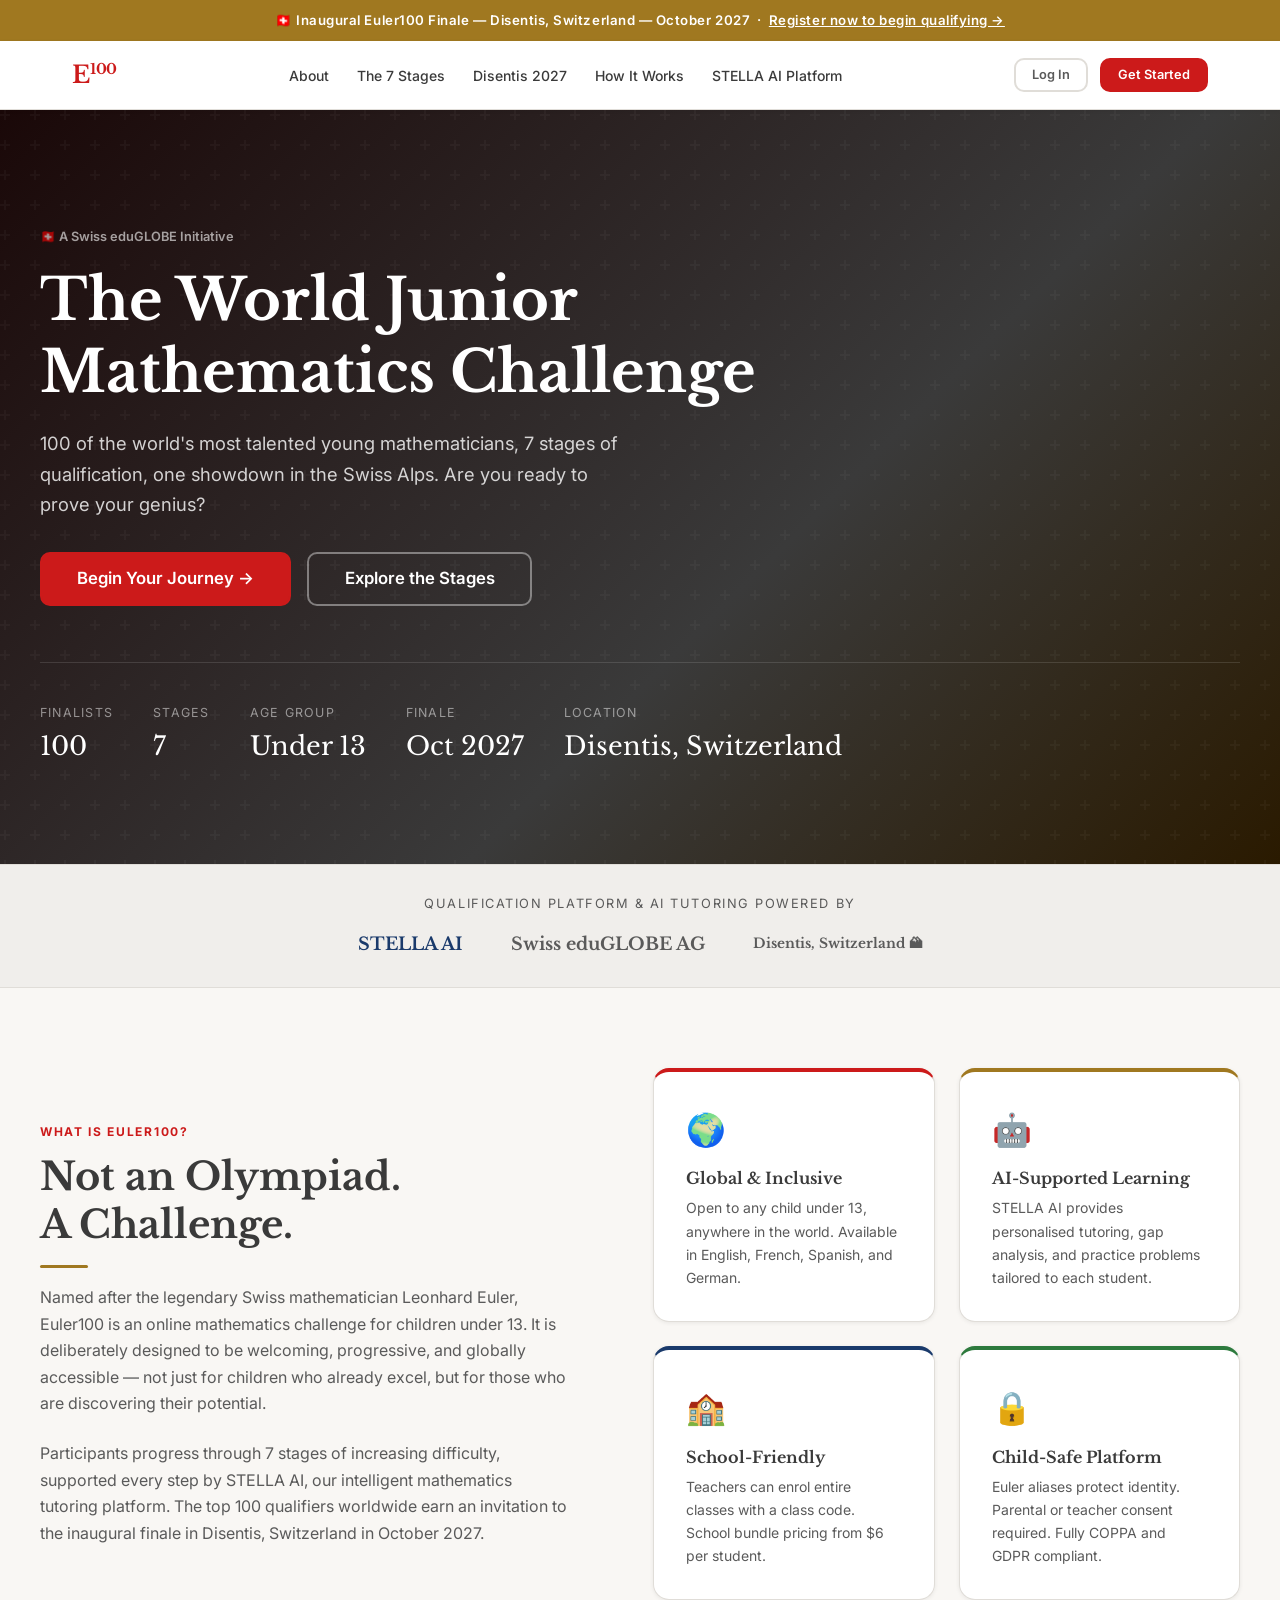
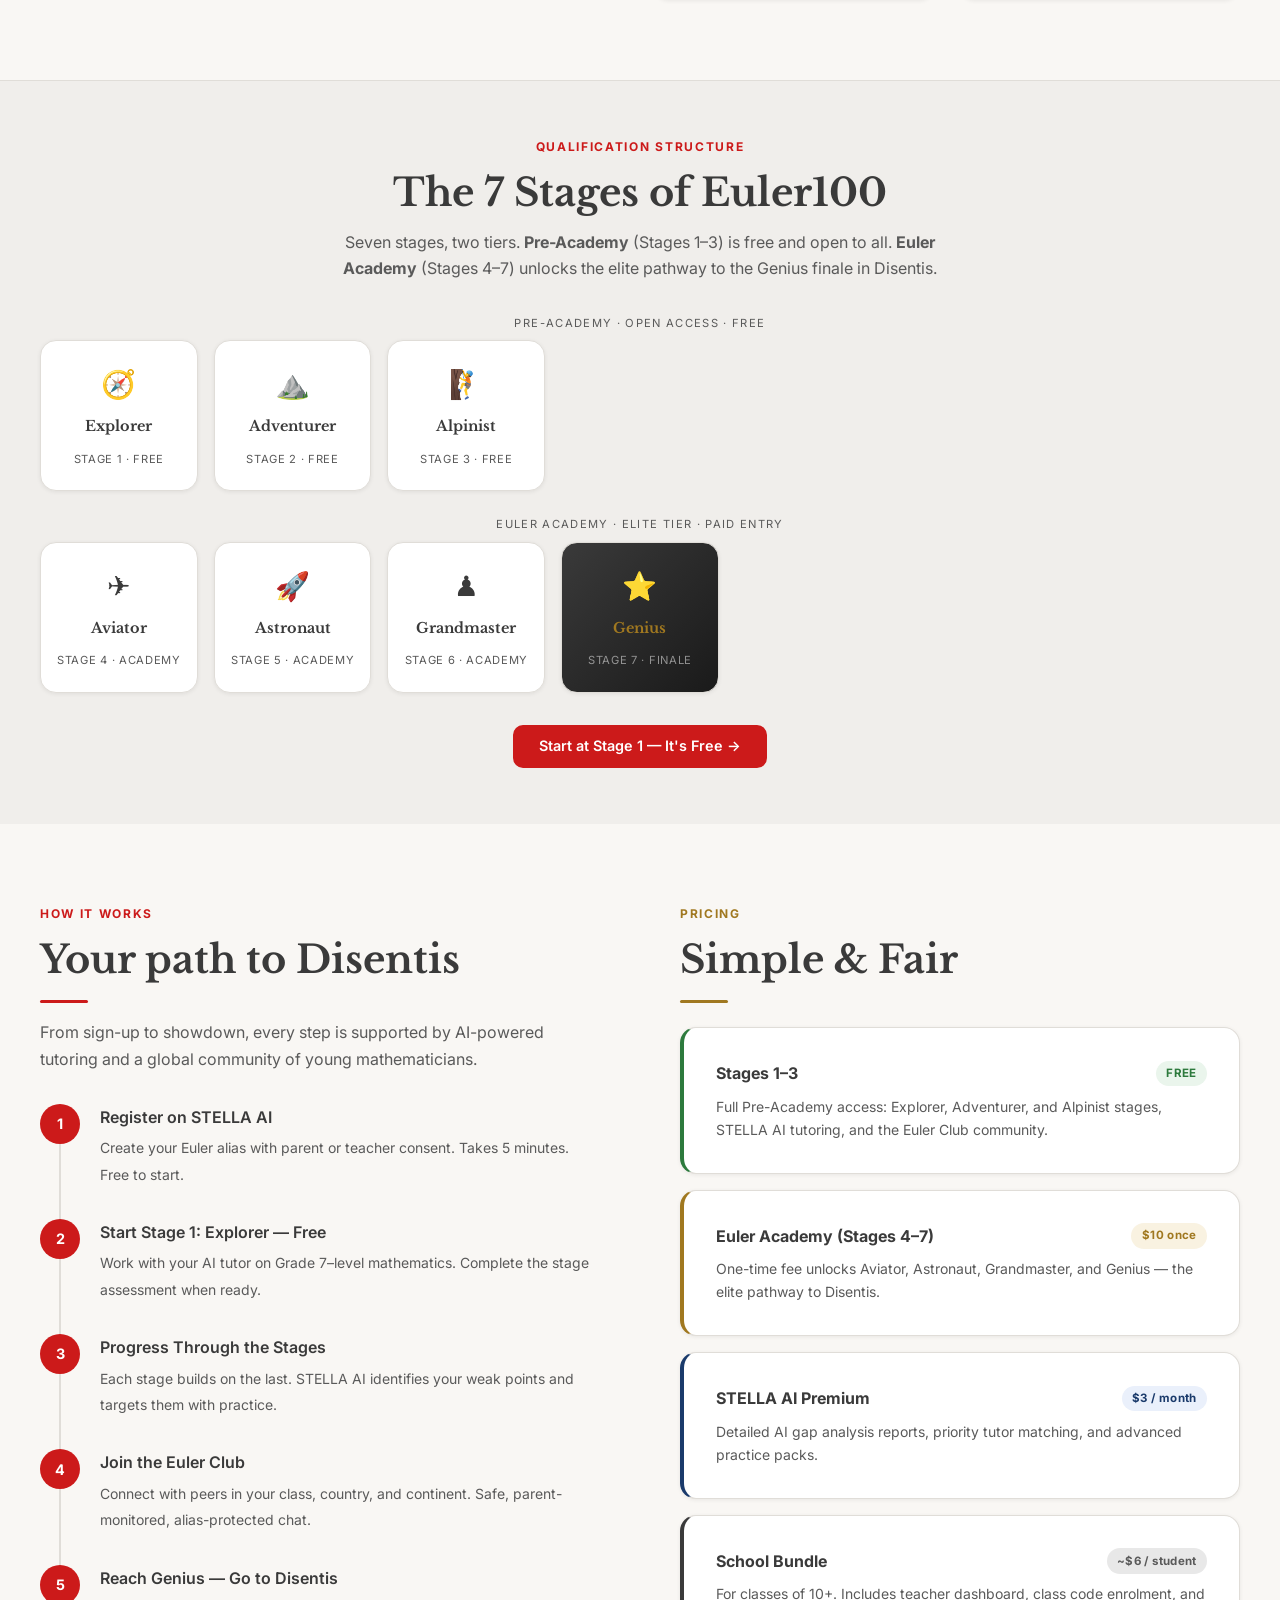
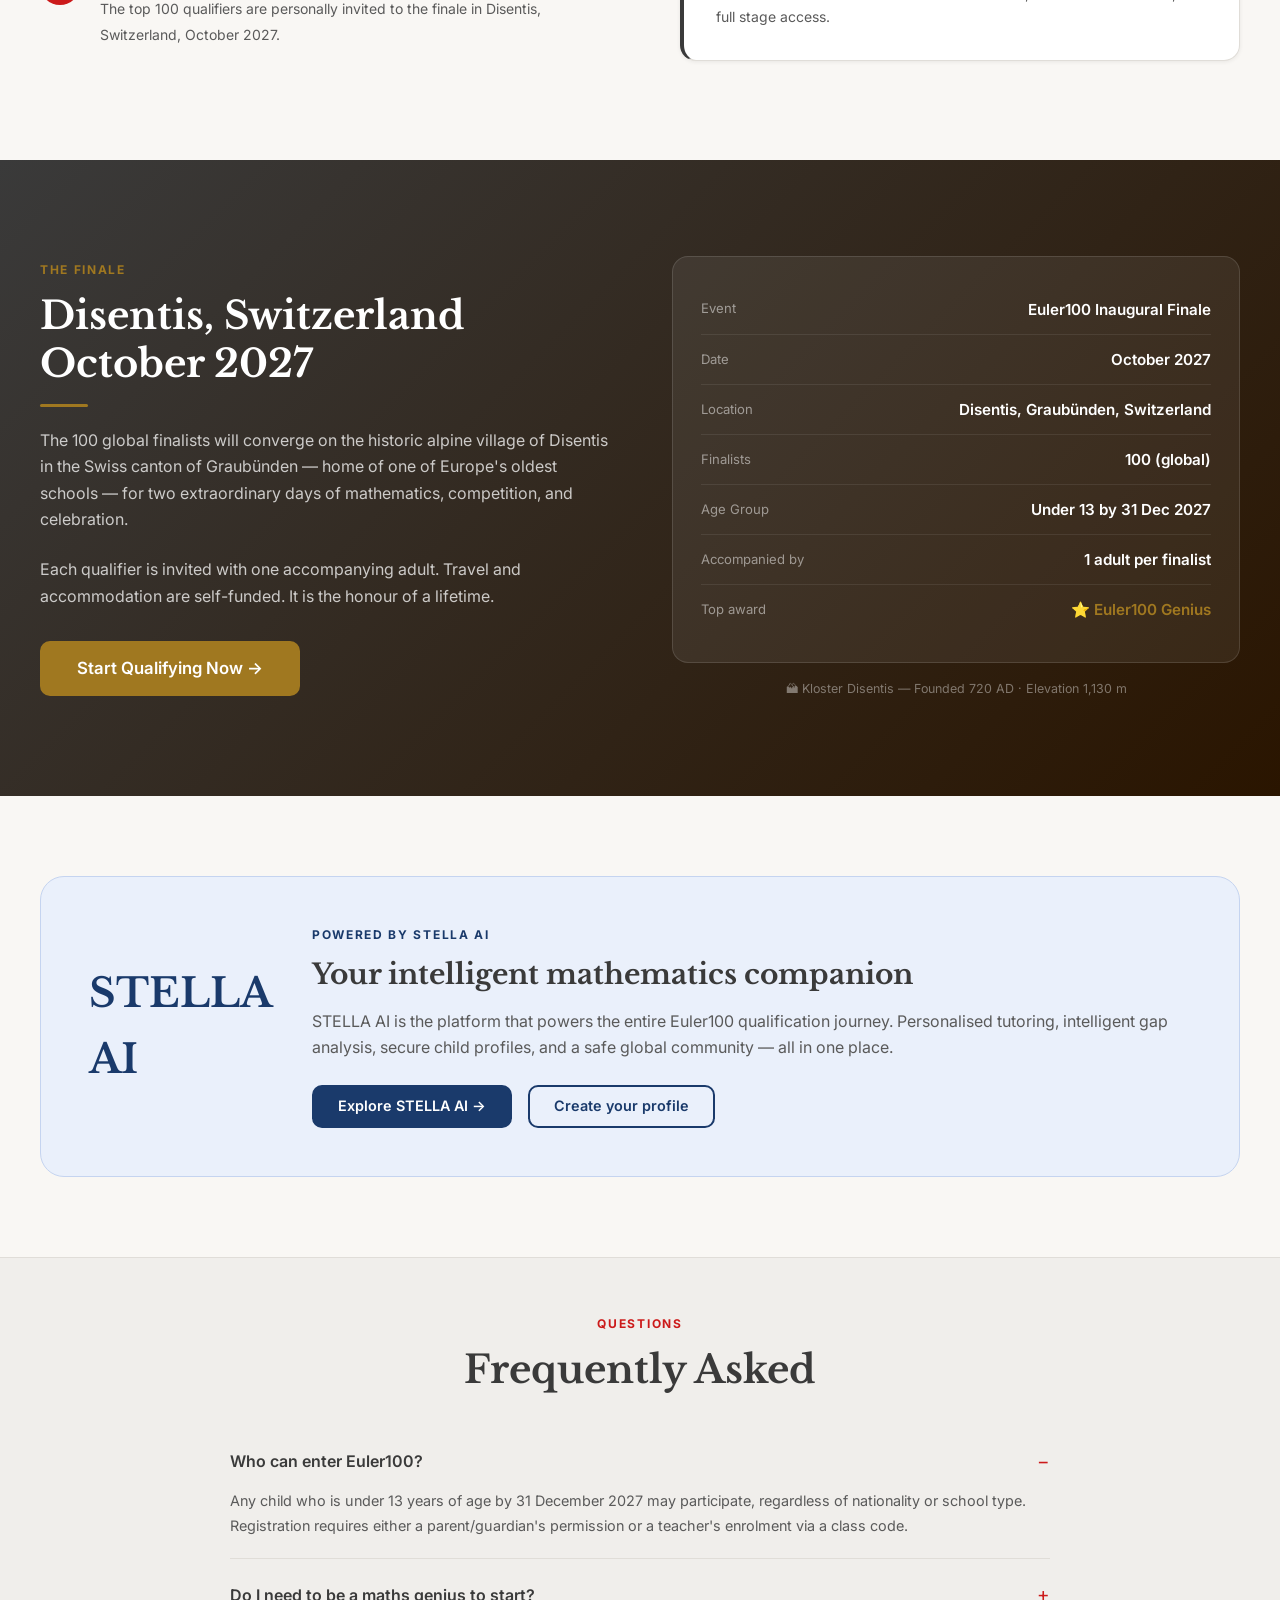
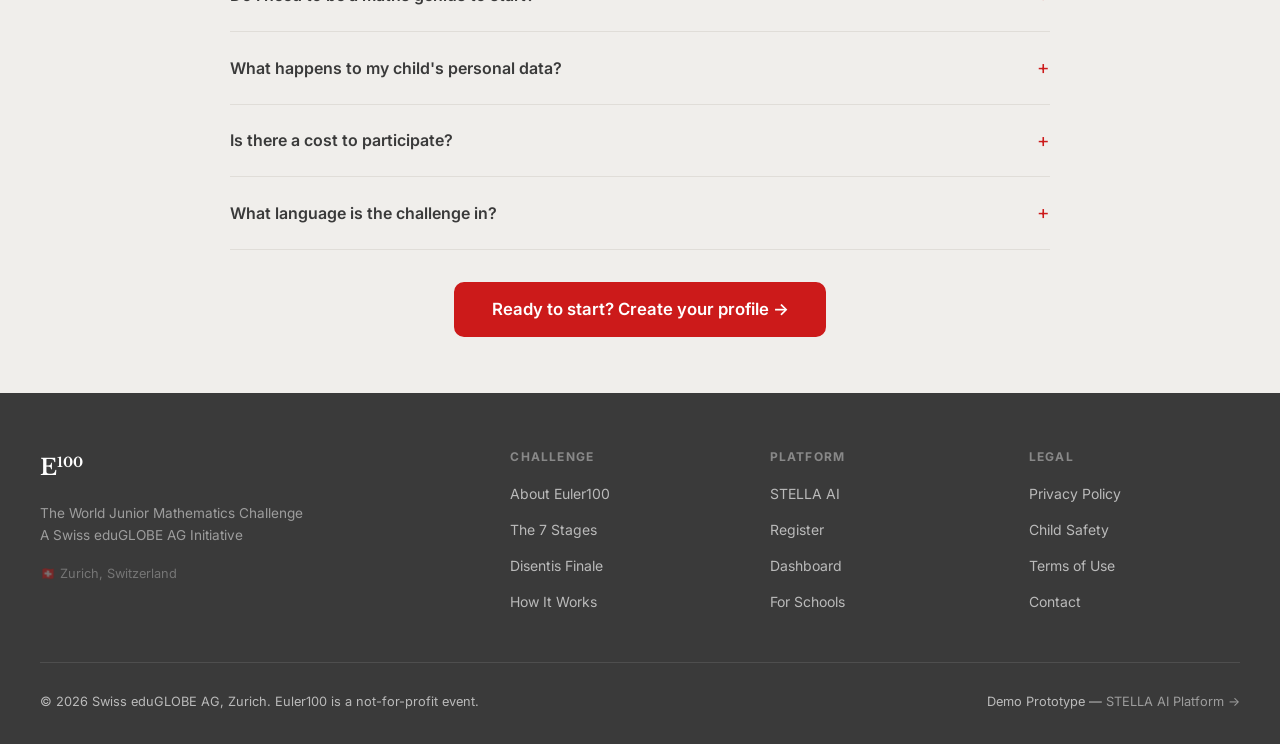
<file: index.html>
<!DOCTYPE html>
<html lang="en">
<head>
  <meta charset="UTF-8">
  <meta name="viewport" content="width=device-width, initial-scale=1.0">
  <title>Euler100 — The World Junior Mathematics Challenge</title>
  <link rel="stylesheet" href="styles.css">
  <style>
    /* ---- Page-specific styles ---- */
    .swiss-flag {
      display: inline-flex;
      align-items: center;
      gap: 0.4rem;
      font-size: 0.8rem;
      font-weight: 600;
      color: rgba(255,255,255,0.6);
    }
    .qualifier-strip {
      background: var(--gold);
      color: var(--white);
      text-align: center;
      padding: 0.6rem 2rem;
      font-size: 0.83rem;
      font-weight: 600;
      letter-spacing: 0.04em;
    }
    .qualifier-strip a { color: var(--white); text-decoration: underline; }

    .stage-grid {
      display: grid;
      grid-template-columns: repeat(7, 1fr);
      gap: 1rem;
    }
    @media (max-width: 900px) { .stage-grid { grid-template-columns: repeat(4, 1fr); } }
    @media (max-width: 560px) { .stage-grid { grid-template-columns: repeat(2, 1fr); } }

    .stage-pill {
      background: var(--white);
      border: 1px solid var(--border);
      border-radius: var(--r-lg);
      padding: 1.25rem 1rem;
      text-align: center;
      box-shadow: var(--shadow-sm);
      transition: all 0.2s;
      cursor: default;
    }
    .stage-pill:hover { box-shadow: var(--shadow); transform: translateY(-2px); }
    .stage-pill .icon  { font-size: 1.75rem; display: block; margin-bottom: 0.5rem; }
    .stage-pill .lname { font-family: var(--serif); font-size: 0.9rem; font-weight: 700; color: var(--charcoal); display: block; margin-bottom: 0.3rem; }
    .stage-pill .lnum  { font-size: 0.7rem; color: var(--charcoal-2); text-transform: uppercase; letter-spacing: 0.06em; }
    .stage-pill.genius { background: linear-gradient(135deg, #3A3A3A, #1a1a1a); }
    .stage-pill.genius .lname { color: var(--gold); }
    .stage-pill.genius .lnum  { color: rgba(255,255,255,0.5); }

    .partner-strip {
      background: var(--bg-2);
      border-top: 1px solid var(--border);
      border-bottom: 1px solid var(--border);
      padding: 1.75rem 2rem;
      text-align: center;
    }
    .partner-strip p { font-size: 0.8rem; text-transform: uppercase; letter-spacing: 0.12em; color: var(--charcoal-2); margin-bottom: 1rem; }
    .partner-logos { display: flex; justify-content: center; align-items: center; gap: 3rem; flex-wrap: wrap; }
    .partner-logo  { font-family: var(--serif); font-size: 1.1rem; font-weight: 700; color: var(--charcoal-2); }
    .partner-logo.stella { color: var(--stella); }

    .finale-section {
      background: linear-gradient(135deg, var(--charcoal) 0%, #2A1500 100%);
      color: var(--white);
      padding: 6rem 2rem;
    }
    .finale-inner {
      max-width: 1200px;
      margin: 0 auto;
      display: grid;
      grid-template-columns: 1fr 1fr;
      gap: 4rem;
      align-items: center;
    }
    @media (max-width: 768px) { .finale-inner { grid-template-columns: 1fr; gap: 2.5rem; } }
    .finale-section h2 { color: var(--white); }
    .finale-section p  { color: rgba(255,255,255,0.75); }
    .finale-card {
      background: rgba(255,255,255,0.07);
      border: 1px solid rgba(255,255,255,0.12);
      border-radius: var(--r-lg);
      padding: 1.75rem;
    }
    .finale-card .fc-row { display: flex; justify-content: space-between; align-items: center; padding: 0.75rem 0; border-bottom: 1px solid rgba(255,255,255,0.08); }
    .finale-card .fc-row:last-child { border-bottom: none; }
    .finale-card .fc-label { font-size: 0.82rem; color: rgba(255,255,255,0.5); }
    .finale-card .fc-value { font-weight: 600; color: var(--white); font-size: 0.95rem; }

    .stella-callout {
      background: var(--stella-light);
      border: 1px solid #c5d4f0;
      border-radius: var(--r-xl);
      padding: 3rem;
      display: flex;
      gap: 2.5rem;
      align-items: center;
    }
    @media (max-width: 680px) { .stella-callout { flex-direction: column; text-align: center; } }
    .stella-callout .sc-logo { font-family: var(--serif); font-size: 2.5rem; font-weight: 700; color: var(--stella); white-space: nowrap; }

    .faq-item { border-bottom: 1px solid var(--border); padding: 1.25rem 0; }
    .faq-q { font-weight: 600; color: var(--charcoal); cursor: pointer; display: flex; justify-content: space-between; align-items: center; }
    .faq-q::after { content: '+'; font-size: 1.2rem; color: var(--red); font-weight: 400; }
    .faq-a { font-size: 0.9rem; color: var(--charcoal-2); padding-top: 0.75rem; display: none; line-height: 1.7; }
    .faq-item.open .faq-a { display: block; }
    .faq-item.open .faq-q::after { content: '−'; }
  </style>
</head>
<body>

<!-- Announcement strip -->
<div class="qualifier-strip">
  🇨🇭 Inaugural Euler100 Finale — Disentis, Switzerland — October 2027 &nbsp;·&nbsp;
  <a href="register.html">Register now to begin qualifying →</a>
</div>

<!-- Navigation -->
<nav class="nav">
  <div class="nav-inner">
    <a href="index.html" class="nav-logo">E<span>100</span></a>
    <ul class="nav-links">
      <li><a href="#about">About</a></li>
      <li><a href="#stages">The 7 Stages</a></li>
      <li><a href="#finale">Disentis 2027</a></li>
      <li><a href="#how">How It Works</a></li>
      <li><a href="stella.html" class="stella-link">STELLA AI Platform</a></li>
    </ul>
    <div class="nav-actions">
      <a href="stella.html" class="btn btn-ghost btn-sm">Log In</a>
      <a href="register.html" class="btn btn-primary btn-sm">Get Started</a>
    </div>
  </div>
</nav>

<!-- Hero -->
<section class="hero">
  <div class="hero-inner">
    <div class="swiss-flag">🇨🇭 A Swiss eduGLOBE Initiative</div>
    <h1 style="margin-top:1rem;">The World Junior<br>Mathematics Challenge</h1>
    <p>100 of the world's most talented young mathematicians, 7 stages of qualification, one showdown in the Swiss Alps. Are you ready to prove your genius?</p>
    <div class="hero-actions">
      <a href="register.html" class="btn btn-primary btn-lg">Begin Your Journey →</a>
      <a href="#stages" class="btn btn-outline btn-lg" style="color:#fff;border-color:rgba(255,255,255,0.4);">Explore the Stages</a>
    </div>
    <div class="hero-meta">
      <div class="hero-stat">
        <div class="label">Finalists</div>
        <div class="value">100</div>
      </div>
      <div class="hero-stat">
        <div class="label">Stages</div>
        <div class="value">7</div>
      </div>
      <div class="hero-stat">
        <div class="label">Age Group</div>
        <div class="value">Under 13</div>
      </div>
      <div class="hero-stat">
        <div class="label">Finale</div>
        <div class="value">Oct 2027</div>
      </div>
      <div class="hero-stat">
        <div class="label">Location</div>
        <div class="value">Disentis, Switzerland</div>
      </div>
    </div>
  </div>
</section>

<!-- Partner strip -->
<div class="partner-strip">
  <p>Qualification platform &amp; AI tutoring powered by</p>
  <div class="partner-logos">
    <span class="partner-logo stella">STELLA AI</span>
    <span class="partner-logo">Swiss eduGLOBE AG</span>
    <span class="partner-logo" style="font-size:0.85rem;">Disentis, Switzerland 🏔</span>
  </div>
</div>

<!-- About section -->
<section class="section" id="about">
  <div class="container">
    <div style="display:grid;grid-template-columns:1fr 1.1fr;gap:5rem;align-items:center;">
      <div>
        <span class="eyebrow">What is Euler100?</span>
        <h2>Not an Olympiad.<br>A Challenge.</h2>
        <span class="gold-line"></span>
        <p style="margin-bottom:1.5rem;">Named after the legendary Swiss mathematician Leonhard Euler, Euler100 is an online mathematics challenge for children under 13. It is deliberately designed to be welcoming, progressive, and globally accessible — not just for children who already excel, but for those who are discovering their potential.</p>
        <p>Participants progress through 7 stages of increasing difficulty, supported every step by STELLA AI, our intelligent mathematics tutoring platform. The top 100 qualifiers worldwide earn an invitation to the inaugural finale in Disentis, Switzerland in October 2027.</p>
      </div>
      <div class="grid-2" style="grid-template-columns:1fr 1fr;">
        <div class="card card-hover" style="border-top:4px solid var(--red);">
          <div style="font-size:2rem;margin-bottom:0.75rem;">🌍</div>
          <h3 style="font-size:1rem;margin-bottom:0.5rem;">Global &amp; Inclusive</h3>
          <p class="text-sm">Open to any child under 13, anywhere in the world. Available in English, French, Spanish, and German.</p>
        </div>
        <div class="card card-hover" style="border-top:4px solid var(--gold);">
          <div style="font-size:2rem;margin-bottom:0.75rem;">🤖</div>
          <h3 style="font-size:1rem;margin-bottom:0.5rem;">AI-Supported Learning</h3>
          <p class="text-sm">STELLA AI provides personalised tutoring, gap analysis, and practice problems tailored to each student.</p>
        </div>
        <div class="card card-hover" style="border-top:4px solid var(--stella);">
          <div style="font-size:2rem;margin-bottom:0.75rem;">🏫</div>
          <h3 style="font-size:1rem;margin-bottom:0.5rem;">School-Friendly</h3>
          <p class="text-sm">Teachers can enrol entire classes with a class code. School bundle pricing from $6 per student.</p>
        </div>
        <div class="card card-hover" style="border-top:4px solid var(--success);">
          <div style="font-size:2rem;margin-bottom:0.75rem;">🔒</div>
          <h3 style="font-size:1rem;margin-bottom:0.5rem;">Child-Safe Platform</h3>
          <p class="text-sm">Euler aliases protect identity. Parental or teacher consent required. Fully COPPA and GDPR compliant.</p>
        </div>
      </div>
    </div>
  </div>
</section>

<!-- The 7 Stages -->
<section class="section-sm" id="stages" style="background:var(--bg-2);border-top:1px solid var(--border);">
  <div class="container">
    <div class="text-center mb-4">
      <span class="eyebrow">Qualification Structure</span>
      <h2>The 7 Stages of Euler100</h2>
      <p class="mt-2" style="max-width:640px;margin:0.75rem auto 0;">Seven stages, two tiers. <strong>Pre-Academy</strong> (Stages 1–3) is free and open to all. <strong>Euler Academy</strong> (Stages 4–7) unlocks the elite pathway to the Genius finale in Disentis.</p>
    </div>
    <div style="font-size:0.7rem;text-transform:uppercase;letter-spacing:0.12em;color:var(--charcoal-2);text-align:center;margin:1.5rem 0 0.5rem;">Pre-Academy · Open Access · Free</div>
    <div class="stage-grid mt-1">
      <div class="stage-pill s1">
        <span class="icon">🧭</span>
        <span class="lname">Explorer</span>
        <span class="lnum">Stage 1 · Free</span>
      </div>
      <div class="stage-pill s2">
        <span class="icon">⛰️</span>
        <span class="lname">Adventurer</span>
        <span class="lnum">Stage 2 · Free</span>
      </div>
      <div class="stage-pill s3">
        <span class="icon">🧗</span>
        <span class="lname">Alpinist</span>
        <span class="lnum">Stage 3 · Free</span>
      </div>
    </div>
    <div style="font-size:0.7rem;text-transform:uppercase;letter-spacing:0.12em;color:var(--charcoal-2);text-align:center;margin:1.5rem 0 0.5rem;">Euler Academy · Elite Tier · Paid Entry</div>
    <div class="stage-grid mt-1">
      <div class="stage-pill s4">
        <span class="icon">✈️</span>
        <span class="lname">Aviator</span>
        <span class="lnum">Stage 4 · Academy</span>
      </div>
      <div class="stage-pill s5">
        <span class="icon">🚀</span>
        <span class="lname">Astronaut</span>
        <span class="lnum">Stage 5 · Academy</span>
      </div>
      <div class="stage-pill s6">
        <span class="icon">♟️</span>
        <span class="lname">Grandmaster</span>
        <span class="lnum">Stage 6 · Academy</span>
      </div>
      <div class="stage-pill genius">
        <span class="icon">⭐</span>
        <span class="lname">Genius</span>
        <span class="lnum">Stage 7 · Finale</span>
      </div>
    </div>
    <div class="text-center mt-4">
      <a href="register.html" class="btn btn-primary">Start at Stage 1 — It's Free →</a>
    </div>
  </div>
</section>

<!-- How it works -->
<section class="section" id="how">
  <div class="container">
    <div style="display:grid;grid-template-columns:1fr 1fr;gap:5rem;align-items:start;">
      <div>
        <span class="eyebrow">How It Works</span>
        <h2>Your path to Disentis</h2>
        <span class="red-line"></span>
        <p class="mt-2 mb-4">From sign-up to showdown, every step is supported by AI-powered tutoring and a global community of young mathematicians.</p>
        <div class="steps">
          <div class="step">
            <div class="step-num">1</div>
            <div class="step-content">
              <strong>Register on STELLA AI</strong>
              <span>Create your Euler alias with parent or teacher consent. Takes 5 minutes. Free to start.</span>
            </div>
          </div>
          <div class="step">
            <div class="step-num">2</div>
            <div class="step-content">
              <strong>Start Stage 1: Explorer — Free</strong>
              <span>Work with your AI tutor on Grade 7–level mathematics. Complete the stage assessment when ready.</span>
            </div>
          </div>
          <div class="step">
            <div class="step-num">3</div>
            <div class="step-content">
              <strong>Progress Through the Stages</strong>
              <span>Each stage builds on the last. STELLA AI identifies your weak points and targets them with practice.</span>
            </div>
          </div>
          <div class="step">
            <div class="step-num">4</div>
            <div class="step-content">
              <strong>Join the Euler Club</strong>
              <span>Connect with peers in your class, country, and continent. Safe, parent-monitored, alias-protected chat.</span>
            </div>
          </div>
          <div class="step">
            <div class="step-num">5</div>
            <div class="step-content">
              <strong>Reach Genius — Go to Disentis</strong>
              <span>The top 100 qualifiers are personally invited to the finale in Disentis, Switzerland, October 2027.</span>
            </div>
          </div>
        </div>
      </div>
      <div>
        <span class="eyebrow gold">Pricing</span>
        <h2>Simple &amp; Fair</h2>
        <span class="gold-line"></span>
        <div class="mt-3" style="display:flex;flex-direction:column;gap:1rem;">
          <div class="card" style="border-left:4px solid var(--success);">
            <div style="display:flex;justify-content:space-between;align-items:center;margin-bottom:0.5rem;">
              <strong>Stages 1–3</strong>
              <span class="badge badge-free">FREE</span>
            </div>
            <p class="text-sm">Full Pre-Academy access: Explorer, Adventurer, and Alpinist stages, STELLA AI tutoring, and the Euler Club community.</p>
          </div>
          <div class="card" style="border-left:4px solid var(--gold);">
            <div style="display:flex;justify-content:space-between;align-items:center;margin-bottom:0.5rem;">
              <strong>Euler Academy (Stages 4–7)</strong>
              <span class="badge badge-paid">$10 once</span>
            </div>
            <p class="text-sm">One-time fee unlocks Aviator, Astronaut, Grandmaster, and Genius — the elite pathway to Disentis.</p>
          </div>
          <div class="card" style="border-left:4px solid var(--stella);">
            <div style="display:flex;justify-content:space-between;align-items:center;margin-bottom:0.5rem;">
              <strong>STELLA AI Premium</strong>
              <span class="badge badge-stella">$3 / month</span>
            </div>
            <p class="text-sm">Detailed AI gap analysis reports, priority tutor matching, and advanced practice packs.</p>
          </div>
          <div class="card" style="border-left:4px solid var(--charcoal);">
            <div style="display:flex;justify-content:space-between;align-items:center;margin-bottom:0.5rem;">
              <strong>School Bundle</strong>
              <span class="badge" style="background:#e8e8e8;color:var(--charcoal-2);">~$6 / student</span>
            </div>
            <p class="text-sm">For classes of 10+. Includes teacher dashboard, class code enrolment, and full stage access.</p>
          </div>
        </div>
      </div>
    </div>
  </div>
</section>

<!-- Finale in Disentis -->
<section class="finale-section" id="finale">
  <div class="finale-inner">
    <div>
      <span class="eyebrow gold">The Finale</span>
      <h2 style="color:#fff;">Disentis, Switzerland<br>October 2027</h2>
      <span class="gold-line"></span>
      <p style="margin:1.25rem 0 1.5rem;">The 100 global finalists will converge on the historic alpine village of Disentis in the Swiss canton of Graubünden — home of one of Europe's oldest schools — for two extraordinary days of mathematics, competition, and celebration.</p>
      <p>Each qualifier is invited with one accompanying adult. Travel and accommodation are self-funded. It is the honour of a lifetime.</p>
      <div class="mt-4">
        <a href="register.html" class="btn btn-gold btn-lg">Start Qualifying Now →</a>
      </div>
    </div>
    <div>
      <div class="finale-card">
        <div class="fc-row">
          <span class="fc-label">Event</span>
          <span class="fc-value">Euler100 Inaugural Finale</span>
        </div>
        <div class="fc-row">
          <span class="fc-label">Date</span>
          <span class="fc-value">October 2027</span>
        </div>
        <div class="fc-row">
          <span class="fc-label">Location</span>
          <span class="fc-value">Disentis, Graubünden, Switzerland</span>
        </div>
        <div class="fc-row">
          <span class="fc-label">Finalists</span>
          <span class="fc-value">100 (global)</span>
        </div>
        <div class="fc-row">
          <span class="fc-label">Age Group</span>
          <span class="fc-value">Under 13 by 31 Dec 2027</span>
        </div>
        <div class="fc-row">
          <span class="fc-label">Accompanied by</span>
          <span class="fc-value">1 adult per finalist</span>
        </div>
        <div class="fc-row">
          <span class="fc-label">Top award</span>
          <span class="fc-value" style="color:var(--gold);">⭐ Euler100 Genius</span>
        </div>
      </div>
      <p style="color:rgba(255,255,255,0.4);font-size:0.78rem;margin-top:1rem;text-align:center;">🏔 Kloster Disentis — Founded 720 AD · Elevation 1,130 m</p>
    </div>
  </div>
</section>

<!-- STELLA AI Section -->
<section class="section" id="stella">
  <div class="container">
    <div class="stella-callout">
      <div class="sc-logo">STELLA<br>AI</div>
      <div style="flex:1;">
        <span class="eyebrow stella">Powered by STELLA AI</span>
        <h2 style="font-size:1.75rem;">Your intelligent mathematics companion</h2>
        <p class="mt-2 mb-3">STELLA AI is the platform that powers the entire Euler100 qualification journey. Personalised tutoring, intelligent gap analysis, secure child profiles, and a safe global community — all in one place.</p>
        <div style="display:flex;gap:1rem;flex-wrap:wrap;">
          <a href="stella.html" class="btn btn-stella">Explore STELLA AI →</a>
          <a href="register.html" class="btn btn-outline" style="border-color:var(--stella);color:var(--stella);">Create your profile</a>
        </div>
      </div>
    </div>
  </div>
</section>

<!-- FAQ -->
<section class="section-sm" style="background:var(--bg-2);border-top:1px solid var(--border);">
  <div class="container-sm">
    <div class="text-center mb-4">
      <span class="eyebrow">Questions</span>
      <h2>Frequently Asked</h2>
    </div>
    <div class="faq-item open">
      <div class="faq-q" onclick="toggleFaq(this)">Who can enter Euler100?</div>
      <div class="faq-a">Any child who is under 13 years of age by 31 December 2027 may participate, regardless of nationality or school type. Registration requires either a parent/guardian's permission or a teacher's enrolment via a class code.</div>
    </div>
    <div class="faq-item">
      <div class="faq-q" onclick="toggleFaq(this)">Do I need to be a maths genius to start?</div>
      <div class="faq-a">Absolutely not. Stage 1 (Explorer) is designed for Grade 6–7 level mathematics and is about curiosity and discovery — not prior achievement. STELLA AI will tutor you at every step. Euler100 is for curious minds, not just top-of-class performers.</div>
    </div>
    <div class="faq-item">
      <div class="faq-q" onclick="toggleFaq(this)">What happens to my child's personal data?</div>
      <div class="faq-a">We take child safety and privacy extremely seriously. Children use an "Euler alias" (a pseudonym) on the platform — their real name is never displayed to other users. The platform is GDPR and COPPA compliant. No data is sold. Parent accounts have full visibility and control.</div>
    </div>
    <div class="faq-item">
      <div class="faq-q" onclick="toggleFaq(this)">Is there a cost to participate?</div>
      <div class="faq-a">Stages 1–3 are completely free. A one-time $10 USD payment unlocks Stages 4–7. There is also an optional $3/month STELLA AI Premium tier. Schools can access a bundle for ~$6 per student for groups of 10 or more.</div>
    </div>
    <div class="faq-item">
      <div class="faq-q" onclick="toggleFaq(this)">What language is the challenge in?</div>
      <div class="faq-a">The platform launches with English, French, Spanish, and German. Portuguese, Arabic, and Hindi will be added before the qualifying period opens in 2026.</div>
    </div>
    <div class="text-center mt-4">
      <a href="register.html" class="btn btn-primary btn-lg">Ready to start? Create your profile →</a>
    </div>
  </div>
</section>

<!-- Footer -->
<footer class="footer">
  <div class="footer-inner">
    <div class="footer-grid">
      <div>
        <div class="footer-logo">E<sup style="font-size:0.6em">100</sup></div>
        <p class="footer-tagline mt-2">The World Junior Mathematics Challenge<br>A Swiss eduGLOBE AG Initiative</p>
        <p style="font-size:0.8rem;color:rgba(255,255,255,0.3);margin-top:1rem;">🇨🇭 Zurich, Switzerland</p>
      </div>
      <div class="footer-col">
        <h4>Challenge</h4>
        <ul>
          <li><a href="#about">About Euler100</a></li>
          <li><a href="#stages">The 7 Stages</a></li>
          <li><a href="#finale">Disentis Finale</a></li>
          <li><a href="#how">How It Works</a></li>
        </ul>
      </div>
      <div class="footer-col">
        <h4>Platform</h4>
        <ul>
          <li><a href="stella.html">STELLA AI</a></li>
          <li><a href="register.html">Register</a></li>
          <li><a href="dashboard.html">Dashboard</a></li>
          <li><a href="#">For Schools</a></li>
        </ul>
      </div>
      <div class="footer-col">
        <h4>Legal</h4>
        <ul>
          <li><a href="#">Privacy Policy</a></li>
          <li><a href="#">Child Safety</a></li>
          <li><a href="#">Terms of Use</a></li>
          <li><a href="#">Contact</a></li>
        </ul>
      </div>
    </div>
    <div class="footer-bottom">
      <span>© 2026 Swiss eduGLOBE AG, Zurich. Euler100 is a not-for-profit event.</span>
      <span>Demo Prototype — <a href="stella.html">STELLA AI Platform →</a></span>
    </div>
  </div>
</footer>

<script>
  function toggleFaq(el) {
    const item = el.parentElement;
    item.classList.toggle('open');
  }

  // Scroll fade-in animation
  const observer = new IntersectionObserver((entries) => {
    entries.forEach(e => { if (e.isIntersecting) e.target.classList.add('visible'); });
  }, { threshold: 0.1 });
  document.querySelectorAll('.fade-in').forEach(el => observer.observe(el));
</script>
</body>
</html>
</file>
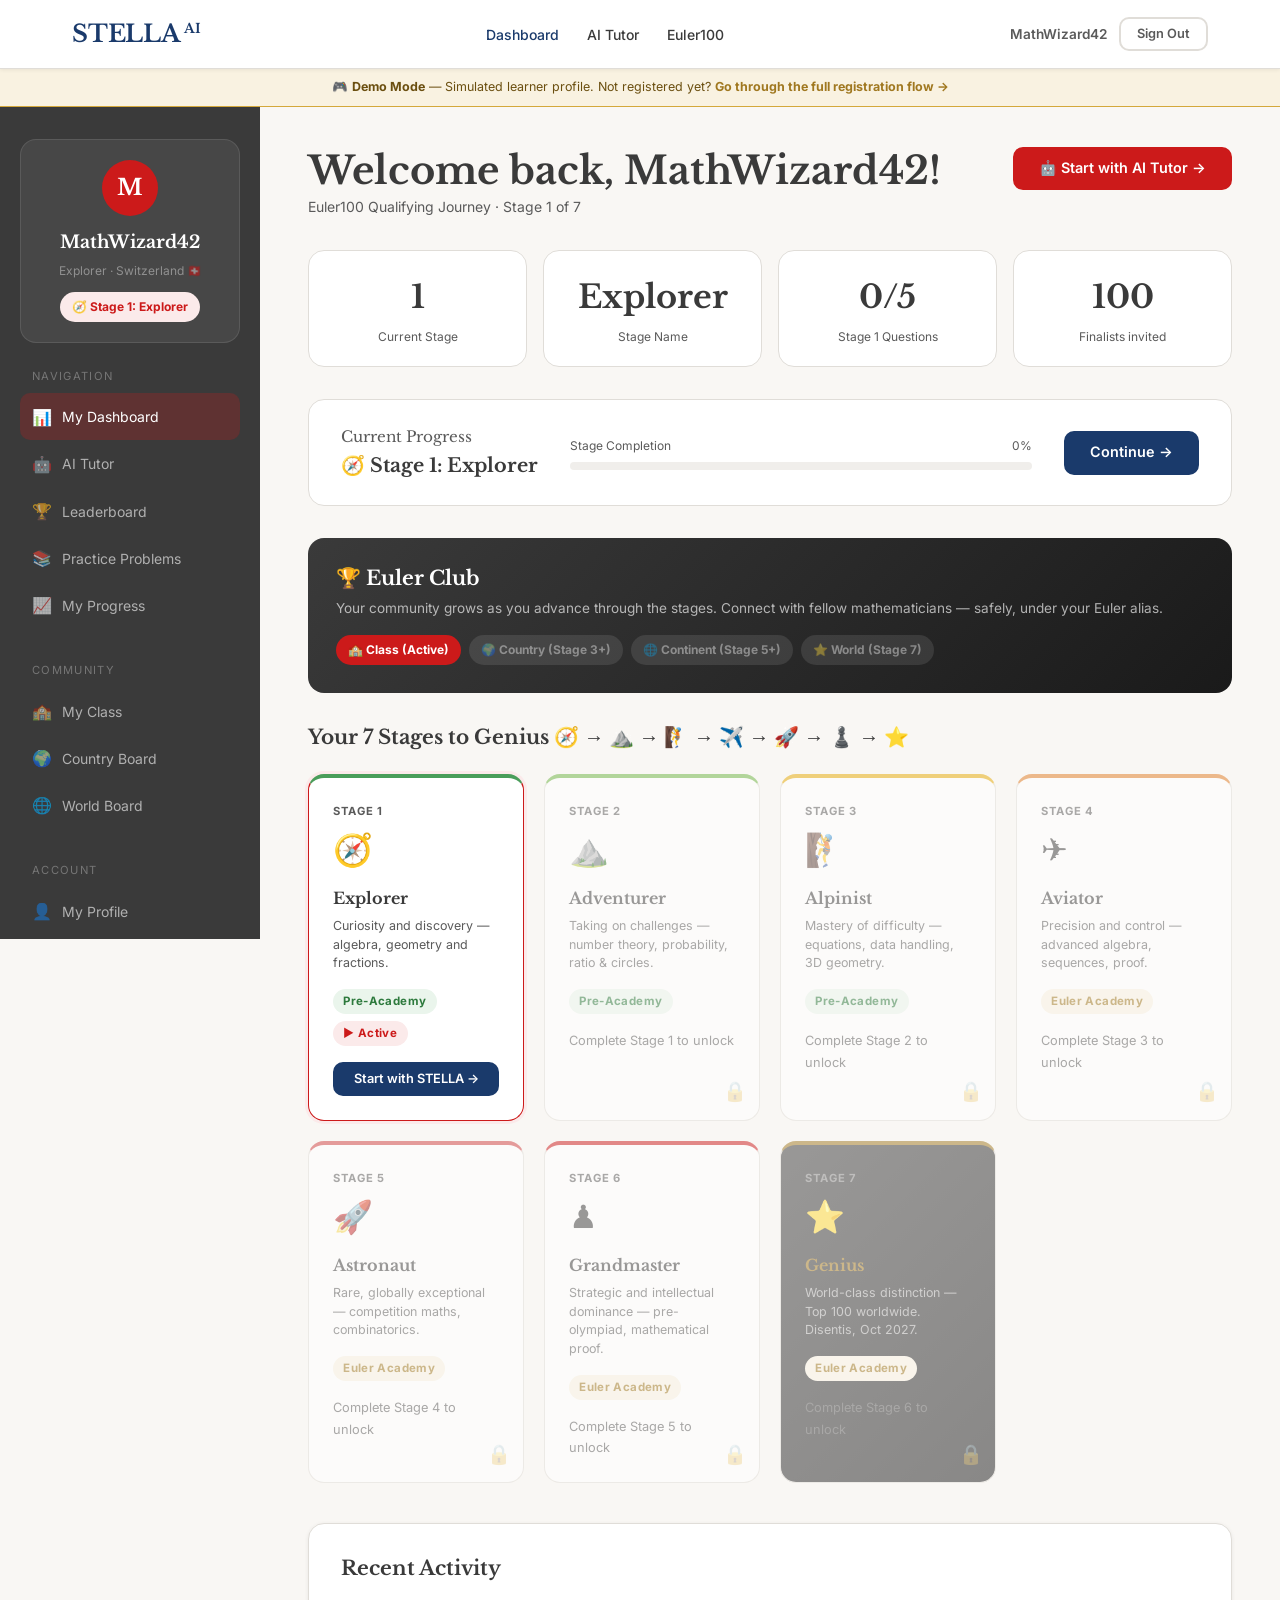
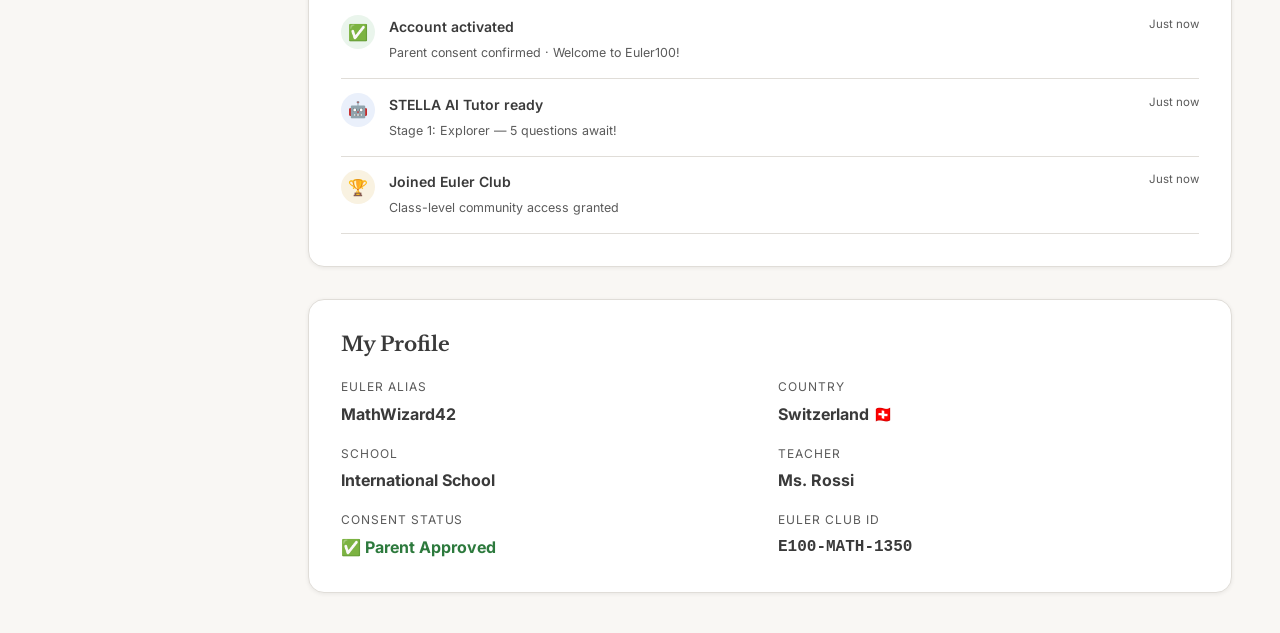
<file: dashboard.html>
<!DOCTYPE html>
<html lang="en">
<head>
  <meta charset="UTF-8">
  <meta name="viewport" content="width=device-width, initial-scale=1.0">
  <title>My Dashboard — STELLA AI · Euler100</title>
  <link rel="stylesheet" href="styles.css">
  <style>
    .dashboard-layout {
      display: grid;
      grid-template-columns: 260px 1fr;
      min-height: calc(100vh - 68px);
    }
    @media (max-width: 900px) { .dashboard-layout { grid-template-columns: 1fr; } }

    /* Sidebar */
    .dash-sidebar {
      background: var(--charcoal);
      padding: 2rem 1.25rem;
      color: rgba(255,255,255,0.75);
      position: sticky;
      top: 68px;
      height: calc(100vh - 68px);
      overflow-y: auto;
    }
    @media (max-width: 900px) { .dash-sidebar { display: none; } }

    .user-card {
      background: rgba(255,255,255,0.07);
      border: 1px solid rgba(255,255,255,0.1);
      border-radius: var(--r-lg);
      padding: 1.25rem;
      margin-bottom: 1.5rem;
      text-align: center;
    }
    .user-avatar {
      width: 56px; height: 56px; border-radius: 50%;
      background: var(--red);
      color: #fff;
      font-family: var(--serif);
      font-size: 1.4rem;
      font-weight: 700;
      display: flex; align-items: center; justify-content: center;
      margin: 0 auto 0.75rem;
    }
    .user-alias { font-family: var(--serif); font-size: 1.1rem; color: #fff; font-weight: 700; }
    .user-meta  { font-size: 0.75rem; color: rgba(255,255,255,0.4); margin-top: 0.25rem; }
    .user-stage { margin-top:0.75rem; display:inline-flex; align-items:center; gap:0.4rem; padding:0.3rem 0.75rem; background:var(--red-light); border-radius:20px; font-size:0.75rem; font-weight:700; color:var(--red); }

    .sidebar-nav { list-style:none; margin-bottom:2rem; }
    .sidebar-nav li a {
      display: flex; align-items: center; gap:0.75rem;
      padding: 0.65rem 0.75rem;
      border-radius: var(--r);
      font-size: 0.875rem;
      color: rgba(255,255,255,0.6);
      text-decoration: none;
      transition: all 0.15s;
    }
    .sidebar-nav li a:hover { background: rgba(255,255,255,0.07); color: #fff; }
    .sidebar-nav li a.active { background: rgba(204,26,26,0.25); color: #fff; }
    .sidebar-nav .nav-icon { width: 18px; text-align: center; font-size: 1rem; }

    .sidebar-section { font-size:0.7rem; text-transform:uppercase; letter-spacing:0.12em; color:rgba(255,255,255,0.3); margin:1.25rem 0 0.5rem 0.75rem; }

    /* Main */
    .dash-main { padding: 2.5rem 3rem; }
    @media (max-width: 768px) { .dash-main { padding: 1.5rem; } }

    .dash-header {
      display: flex;
      justify-content: space-between;
      align-items: flex-start;
      margin-bottom: 2rem;
      flex-wrap: wrap;
      gap: 1rem;
    }

    /* Progress overview bar */
    .progress-overview {
      background: var(--white);
      border: 1px solid var(--border);
      border-radius: var(--r-lg);
      padding: 1.5rem 2rem;
      margin-bottom: 2rem;
      display: flex;
      align-items: center;
      gap: 2rem;
      flex-wrap: wrap;
    }
    .po-stage {
      font-family: var(--serif);
      font-size: 0.95rem;
      color: var(--charcoal-2);
    }
    .po-stage strong { display: block; font-size: 1.2rem; color: var(--charcoal); }
    .po-bar { flex: 1; min-width: 200px; }
    .po-bar .label { font-size: 0.75rem; color: var(--charcoal-2); margin-bottom:0.4rem; display:flex; justify-content:space-between; }
    .bar-track { height: 8px; background: var(--bg-2); border-radius: 4px; overflow: hidden; }
    .bar-fill  { height: 100%; background: var(--red); border-radius: 4px; transition: width 0.5s ease; }

    /* Stage grid */
    .stages-grid {
      display: grid;
      grid-template-columns: repeat(auto-fill, minmax(200px, 1fr));
      gap: 1.25rem;
      margin-bottom: 2.5rem;
    }

    .s-card {
      background: var(--white);
      border: 1px solid var(--border);
      border-radius: var(--r-lg);
      padding: 1.5rem;
      position: relative;
      overflow: hidden;
      transition: all 0.2s;
    }
    .s-card.current { border-color: var(--red); box-shadow: 0 0 0 3px var(--red-light); }
    .s-card.locked  { opacity: 0.5; }
    .s-card.done    { border-color: var(--success); }
    .s-card:not(.locked):hover { box-shadow: var(--shadow); transform: translateY(-2px); }

    .s-card .s-num  { font-size:0.7rem; font-weight:700; text-transform:uppercase; letter-spacing:0.08em; color:var(--charcoal-2); margin-bottom:0.25rem; }
    .s-card .s-icon { font-size:2rem; display:block; margin-bottom:0.5rem; }
    .s-card .s-name { font-family: var(--serif); font-size:1rem; font-weight:700; margin-bottom:0.35rem; }
    .s-card .s-desc { font-size:0.78rem; color:var(--charcoal-2); line-height:1.5; margin-bottom:1rem; }
    .s-card .s-badges { display:flex; gap:0.4rem; flex-wrap:wrap; margin-bottom:1rem; }
    .s-card .lock-overlay {
      position: absolute;
      bottom: 0.75rem;
      right: 0.75rem;
      font-size: 1.2rem;
      opacity: 0.4;
    }

    /* Activity feed */
    .activity-item {
      display: flex;
      gap: 0.85rem;
      align-items: flex-start;
      padding: 0.85rem 0;
      border-bottom: 1px solid var(--border);
    }
    .activity-item:last-child { border-bottom: none; }
    .a-icon {
      width: 34px; height: 34px; border-radius: 50%;
      display: flex; align-items: center; justify-content: center;
      font-size: 1rem; flex-shrink: 0;
      background: var(--bg-2);
    }
    .a-text { flex: 1; }
    .a-text strong { display: block; font-size: 0.875rem; font-weight: 600; }
    .a-text span   { font-size: 0.78rem; color: var(--charcoal-2); }
    .a-time { font-size: 0.72rem; color: var(--charcoal-2); white-space: nowrap; }

    /* Club section */
    .club-card {
      background: linear-gradient(135deg, var(--charcoal), #1a1a1a);
      border-radius: var(--r-lg);
      padding: 1.75rem;
      color: var(--white);
      margin-bottom: 2rem;
    }
    .club-card h3 { color: #fff; margin-bottom:0.35rem; }
    .club-card p  { color:rgba(255,255,255,0.65); font-size:0.85rem; margin-bottom:1rem; }
    .club-tiers { display:flex; gap:0.5rem; flex-wrap:wrap; }
    .club-tier {
      padding: 0.3rem 0.75rem;
      border-radius: 20px;
      font-size: 0.75rem;
      font-weight: 700;
    }
    .ct-active  { background: var(--red); color: #fff; }
    .ct-locked  { background: rgba(255,255,255,0.1); color: rgba(255,255,255,0.4); }

    /* Quick stats */
    .stats-row { display:grid; grid-template-columns:repeat(4,1fr); gap:1rem; margin-bottom:2rem; }
    @media (max-width: 700px) { .stats-row { grid-template-columns:1fr 1fr; } }
    .stat-card {
      background: var(--white);
      border: 1px solid var(--border);
      border-radius: var(--r-lg);
      padding: 1.25rem;
      text-align: center;
    }
    .stat-card .sv { font-family:var(--serif); font-size:2rem; font-weight:700; color:var(--charcoal); }
    .stat-card .sl { font-size:0.75rem; color:var(--charcoal-2); margin-top:0.2rem; }

    /* Demo mode indicator */
    .demo-bar {
      background: var(--gold-light);
      border-bottom: 1px solid #D4A83A;
      padding: 0.5rem 2rem;
      font-size: 0.78rem;
      text-align: center;
      color: #6B4F10;
    }
    .demo-bar a { color: var(--gold); font-weight: 700; }
  </style>
</head>
<body>

<!-- Nav -->
<nav class="nav">
  <div class="nav-inner">
    <a href="stella.html" class="nav-logo stella-logo">STELLA <span style="font-size:0.55em;vertical-align:super;">AI</span></a>
    <ul class="nav-links">
      <li><a href="dashboard.html" class="active" style="color:var(--stella);">Dashboard</a></li>
      <li><a href="tutor.html">AI Tutor</a></li>
      <li><a href="index.html">Euler100</a></li>
    </ul>
    <div class="nav-actions">
      <span id="nav-alias" style="font-size:0.85rem;font-weight:600;color:var(--charcoal-2);"></span>
      <a href="index.html" class="btn btn-ghost btn-sm">Sign Out</a>
    </div>
  </div>
</nav>

<!-- Demo bar -->
<div class="demo-bar">
  🎮 <strong>Demo Mode</strong> — Simulated learner profile. Not registered yet? <a href="register.html">Go through the full registration flow →</a>
</div>

<div class="dashboard-layout">

  <!-- Sidebar -->
  <div class="dash-sidebar">
    <div class="user-card">
      <div class="user-avatar" id="sidebar-avatar">M</div>
      <div class="user-alias" id="sidebar-alias">MathWizard42</div>
      <div class="user-meta" id="sidebar-meta">Explorer · Switzerland</div>
      <div class="user-stage" id="sidebar-stage-badge">🧭 Stage 1: Explorer</div>
    </div>

    <div class="sidebar-section">Navigation</div>
    <ul class="sidebar-nav">
      <li><a href="dashboard.html" class="active"><span class="nav-icon">📊</span>My Dashboard</a></li>
      <li><a href="tutor.html"><span class="nav-icon">🤖</span>AI Tutor</a></li>
      <li><a href="leaderboard.html"><span class="nav-icon">🏆</span>Leaderboard</a></li>
      <li><a href="#"><span class="nav-icon">📚</span>Practice Problems</a></li>
      <li><a href="#"><span class="nav-icon">📈</span>My Progress</a></li>
    </ul>
    <div class="sidebar-section">Community</div>
    <ul class="sidebar-nav">
      <li><a href="#"><span class="nav-icon">🏫</span>My Class</a></li>
      <li><a href="#"><span class="nav-icon">🌍</span>Country Board</a></li>
      <li><a href="#"><span class="nav-icon">🌐</span>World Board</a></li>
    </ul>
    <div class="sidebar-section">Account</div>
    <ul class="sidebar-nav">
      <li><a href="#"><span class="nav-icon">👤</span>My Profile</a></li>
      <li><a href="#"><span class="nav-icon">⚙️</span>Settings</a></li>
      <li><a href="index.html"><span class="nav-icon">🏔</span>Euler100 Site</a></li>
    </ul>
  </div>

  <!-- Main content -->
  <div class="dash-main">

    <!-- Header -->
    <div class="dash-header">
      <div>
        <h2 id="welcome-msg">Welcome back, MathWizard42!</h2>
        <p class="text-muted text-sm" id="journey-subtitle">Euler100 Qualifying Journey · Stage 1 of 7</p>
      </div>
      <a href="tutor.html" class="btn btn-primary">🤖 Start with AI Tutor →</a>
    </div>

    <!-- Quick stats -->
    <div class="stats-row">
      <div class="stat-card">
        <div class="sv" id="stat-stage-num">1</div>
        <div class="sl">Current Stage</div>
      </div>
      <div class="stat-card">
        <div class="sv" id="stat-stage">Explorer</div>
        <div class="sl">Stage Name</div>
      </div>
      <div class="stat-card">
        <div class="sv" id="stat-q-val">0/5</div>
        <div class="sl" id="stat-q-label">Stage 1 Questions</div>
      </div>
      <div class="stat-card">
        <div class="sv">100</div>
        <div class="sl">Finalists invited</div>
      </div>
    </div>

    <!-- Progress overview -->
    <div class="progress-overview">
      <div class="po-stage">
        <span>Current Progress</span>
        <strong id="po-stagename">🧭 Stage 1: Explorer</strong>
      </div>
      <div class="po-bar">
        <div class="label">
          <span>Stage Completion</span>
          <span id="po-pct">0%</span>
        </div>
        <div class="bar-track">
          <div class="bar-fill" id="po-fill" style="width:0%"></div>
        </div>
      </div>
      <a href="tutor.html" class="btn btn-stella">Continue →</a>
    </div>

    <!-- Euler Club -->
    <div class="club-card">
      <h3>🏆 Euler Club</h3>
      <p>Your community grows as you advance through the stages. Connect with fellow mathematicians — safely, under your Euler alias.</p>
      <div class="club-tiers">
        <span class="club-tier ct-active">🏫 Class (Active)</span>
        <span class="club-tier ct-locked" id="club-country">🌍 Country (Stage 3+)</span>
        <span class="club-tier ct-locked" id="club-continent">🌐 Continent (Stage 5+)</span>
        <span class="club-tier ct-locked" id="club-world">⭐ World (Stage 7)</span>
      </div>
    </div>

    <!-- Stage Cards -->
    <h3 class="mb-3" style="font-family:var(--serif);">Your 7 Stages to Genius 🧭 → ⛰️ → 🧗 → ✈️ → 🚀 → ♟️ → ⭐</h3>
    <div class="stages-grid" id="stages-grid">
      <!-- Populated by JS -->
    </div>

    <!-- Activity Feed -->
    <div class="card" style="margin-bottom:2rem;">
      <h3 style="margin-bottom:1.25rem;font-family:var(--serif);">Recent Activity</h3>
      <div class="activity-item">
        <div class="a-icon" style="background:var(--success-bg);">✅</div>
        <div class="a-text">
          <strong>Account activated</strong>
          <span>Parent consent confirmed · Welcome to Euler100!</span>
        </div>
        <div class="a-time">Just now</div>
      </div>
      <div class="activity-item">
        <div class="a-icon" style="background:var(--stella-light);">🤖</div>
        <div class="a-text">
          <strong>STELLA AI Tutor ready</strong>
          <span>Stage 1: Explorer — 5 questions await!</span>
        </div>
        <div class="a-time">Just now</div>
      </div>
      <div class="activity-item">
        <div class="a-icon" style="background:var(--gold-light);">🏆</div>
        <div class="a-text">
          <strong>Joined Euler Club</strong>
          <span>Class-level community access granted</span>
        </div>
        <div class="a-time">Just now</div>
      </div>
      <div id="activity-stage1-done" style="display:none;">
        <div class="activity-item">
          <div class="a-icon" style="background:var(--success-bg);">🧭</div>
          <div class="a-text">
            <strong id="act1-title">Stage 1: Explorer — COMPLETED!</strong>
            <span id="act1-sub">You've advanced to Discoverer!</span>
          </div>
          <div class="a-time">Recently</div>
        </div>
      </div>
      <div id="activity-stage2-done" style="display:none;">
        <div class="activity-item">
          <div class="a-icon" style="background:var(--success-bg);">🔍</div>
          <div class="a-text">
            <strong id="act2-title">Stage 2: Discoverer — COMPLETED!</strong>
            <span id="act2-sub">You've advanced to Pathfinder!</span>
          </div>
          <div class="a-time">Recently</div>
        </div>
      </div>
    </div>

    <!-- Your Profile -->
    <div class="card">
      <h3 style="margin-bottom:1.25rem;font-family:var(--serif);">My Profile</h3>
      <div style="display:grid;grid-template-columns:1fr 1fr;gap:1rem;">
        <div>
          <div style="font-size:0.75rem;color:var(--charcoal-2);text-transform:uppercase;letter-spacing:0.08em;margin-bottom:0.25rem;">Euler Alias</div>
          <div style="font-weight:700;color:var(--charcoal);" id="profile-alias">—</div>
        </div>
        <div>
          <div style="font-size:0.75rem;color:var(--charcoal-2);text-transform:uppercase;letter-spacing:0.08em;margin-bottom:0.25rem;">Country</div>
          <div style="font-weight:700;color:var(--charcoal);" id="profile-country">—</div>
        </div>
        <div>
          <div style="font-size:0.75rem;color:var(--charcoal-2);text-transform:uppercase;letter-spacing:0.08em;margin-bottom:0.25rem;">School</div>
          <div style="font-weight:700;color:var(--charcoal);" id="profile-school">—</div>
        </div>
        <div>
          <div style="font-size:0.75rem;color:var(--charcoal-2);text-transform:uppercase;letter-spacing:0.08em;margin-bottom:0.25rem;">Teacher</div>
          <div style="font-weight:700;color:var(--charcoal);" id="profile-teacher">—</div>
        </div>
        <div>
          <div style="font-size:0.75rem;color:var(--charcoal-2);text-transform:uppercase;letter-spacing:0.08em;margin-bottom:0.25rem;">Consent Status</div>
          <div style="color:var(--success);font-weight:700;">✅ Parent Approved</div>
        </div>
        <div>
          <div style="font-size:0.75rem;color:var(--charcoal-2);text-transform:uppercase;letter-spacing:0.08em;margin-bottom:0.25rem;">Euler Club ID</div>
          <div style="font-weight:700;font-family:monospace;color:var(--charcoal);" id="profile-clubid">—</div>
        </div>
      </div>
    </div>

  </div>
</div>

<script>
  const stageData = [
    { num:1, icon:'🧭', name:'Explorer',    tier:'Pre-Academy',   desc:'Curiosity and discovery — algebra, geometry and fractions.',              free:true,  color:'#4A9D5A' },
    { num:2, icon:'⛰️', name:'Adventurer',  tier:'Pre-Academy',   desc:'Taking on challenges — number theory, probability, ratio & circles.',     free:true,  color:'#6DB340' },
    { num:3, icon:'🧗', name:'Alpinist',    tier:'Pre-Academy',   desc:'Mastery of difficulty — equations, data handling, 3D geometry.',          free:true,  color:'#E5A800' },
    { num:4, icon:'✈️', name:'Aviator',     tier:'Euler Academy', desc:'Precision and control — advanced algebra, sequences, proof.',             free:false, color:'#E07A20' },
    { num:5, icon:'🚀', name:'Astronaut',   tier:'Euler Academy', desc:'Rare, globally exceptional — competition maths, combinatorics.',          free:false, color:'#D04040' },
    { num:6, icon:'♟️', name:'Grandmaster', tier:'Euler Academy', desc:'Strategic and intellectual dominance — pre-olympiad, mathematical proof.',free:false, color:'#CC1A1A' },
    { num:7, icon:'⭐', name:'Genius',      tier:'Euler Academy', desc:'World-class distinction — Top 100 worldwide. Disentis, Oct 2027.',        free:false, color:'#A07820', isGenius:true },
  ];

  function loadDashboard() {
    // ── Read localStorage ──────────────────────────────────
    const alias   = localStorage.getItem('e100_alias')   || 'MathWizard42';
    const school  = localStorage.getItem('e100_school')  || 'International School';
    const country = localStorage.getItem('e100_country') || 'Switzerland 🇨🇭';
    const teacher = localStorage.getItem('e100_teacher') || 'Ms. Rossi';
    const stage   = Math.min(parseInt(localStorage.getItem('e100_stage') || '1'), 7);

    const s1done  = localStorage.getItem('e100_stage1_done') === 'yes';
    const s2done  = localStorage.getItem('e100_stage2_done') === 'yes';
    const s1score = parseInt(localStorage.getItem('e100_stage1_score') || '0');
    const s2score = parseInt(localStorage.getItem('e100_stage2_score') || '0');

    // Determine the most recently completed stage and its score
    let lastDoneStage = 0;
    let lastScore = 0;
    if (s2done) { lastDoneStage = 2; lastScore = s2score; }
    else if (s1done) { lastDoneStage = 1; lastScore = s1score; }

    const curStageObj = stageData[stage - 1];

    // ── Nav & header ──────────────────────────────────────
    document.getElementById('nav-alias').textContent       = alias;
    document.getElementById('welcome-msg').textContent     = 'Welcome back, ' + alias + '!';
    document.getElementById('journey-subtitle').textContent = 'Euler100 Qualifying Journey · Stage ' + stage + ' of 7';
    document.getElementById('sidebar-alias').textContent   = alias;
    document.getElementById('sidebar-avatar').textContent  = alias[0].toUpperCase();
    document.getElementById('sidebar-meta').textContent    = curStageObj.name + ' · ' + country;
    document.getElementById('sidebar-stage-badge').textContent = curStageObj.icon + ' Stage ' + stage + ': ' + curStageObj.name;

    // ── Profile ───────────────────────────────────────────
    document.getElementById('profile-alias').textContent   = alias;
    document.getElementById('profile-country').textContent = country;
    document.getElementById('profile-school').textContent  = school;
    document.getElementById('profile-teacher').textContent = teacher;
    document.getElementById('profile-clubid').textContent  = 'E100-' + alias.toUpperCase().substring(0,4) + '-' + Math.floor(Math.random()*9000+1000);

    // ── Quick stats ───────────────────────────────────────
    document.getElementById('stat-stage-num').textContent = stage;
    document.getElementById('stat-stage').textContent     = curStageObj.name;
    document.getElementById('po-stagename').textContent   = curStageObj.icon + ' Stage ' + stage + ': ' + curStageObj.name;

    if (lastDoneStage > 0) {
      const pct = Math.round((lastScore / 5) * 100);
      document.getElementById('stat-q-val').textContent   = lastScore + '/5';
      document.getElementById('stat-q-label').textContent = 'Stage ' + lastDoneStage + ' Score ✓';
      document.getElementById('po-pct').textContent       = pct + '%';
      setTimeout(function() { document.getElementById('po-fill').style.width = pct + '%'; }, 300);
    } else {
      document.getElementById('stat-q-val').textContent   = '0/5';
      document.getElementById('stat-q-label').textContent = 'Stage 1 Questions';
      document.getElementById('po-pct').textContent       = '0%';
      document.getElementById('po-fill').style.width      = '0%';
    }

    // ── Activity feed ──────────────────────────────────────
    if (s1done) {
      document.getElementById('activity-stage1-done').style.display = 'block';
      document.getElementById('act1-title').textContent = 'Stage 1: ' + stageData[0].name + ' — COMPLETED!';
      document.getElementById('act1-sub').textContent   = s1score + '/5 correct · Advanced to ' + stageData[1].name + '!';
    }
    if (s2done) {
      document.getElementById('activity-stage2-done').style.display = 'block';
      document.getElementById('act2-title').textContent = 'Stage 2: ' + stageData[1].name + ' — COMPLETED!';
      document.getElementById('act2-sub').textContent   = s2score + '/5 correct · Advanced to ' + stageData[2].name + '!';
    }

    // ── Club tiers ────────────────────────────────────────
    if (stage >= 3) {
      var cc = document.getElementById('club-country');
      cc.className = 'club-tier ct-active';
      cc.textContent = '🌍 Country (Unlocked!)';
    }
    if (stage >= 5) {
      var cn = document.getElementById('club-continent');
      cn.className = 'club-tier ct-active';
      cn.textContent = '🌐 Continent (Unlocked!)';
    }
    if (stage >= 7) {
      var cw = document.getElementById('club-world');
      cw.className = 'club-tier ct-active';
      cw.textContent = '⭐ World (Unlocked!)';
    }

    // ── Stage cards ───────────────────────────────────────
    // A stage is "done" if its number is strictly less than current stage
    // A stage is "current" if its number equals current stage
    // A stage is "locked" if its number is greater than current stage
    const grid = document.getElementById('stages-grid');
    grid.innerHTML = '';
    stageData.forEach(function(s, i) {
      var sNum      = i + 1;
      var isDone    = sNum < stage;
      var isCurrent = sNum === stage;
      var isLocked  = sNum > stage;

      var statusClass = '';
      if (isDone)         statusClass = 'done';
      else if (isCurrent) statusClass = 'current';
      else if (isLocked)  statusClass = 'locked';

      var badgeHtml = '';
      if (s.free) badgeHtml += '<span class="badge badge-free">Pre-Academy</span>';
      else        badgeHtml += '<span class="badge badge-paid">Euler Academy</span>';
      if (isDone)    badgeHtml += ' <span class="badge badge-done">✓ Complete</span>';
      if (isCurrent) badgeHtml += ' <span class="badge badge-active">▶ Active</span>';

      var actionHtml = '';
      if (isDone) {
        // Try to show the score for this stage
        var doneScore = localStorage.getItem('e100_stage' + sNum + '_score');
        var scoreText = doneScore ? ' · ' + doneScore + '/5' : '';
        actionHtml = '<div style="color:var(--success);font-size:0.82rem;font-weight:700;">✓ Stage Complete!' + scoreText + '</div>';
      } else if (isCurrent) {
        actionHtml = '<a href="tutor.html" class="btn btn-stella btn-sm btn-full">Start with STELLA →</a>';
      } else if (isLocked) {
        actionHtml = '<div style="color:var(--charcoal-2);font-size:0.8rem;">Complete Stage ' + (sNum-1) + ' to unlock</div>';
      }

      var cardStyle = s.isGenius ? 'background:linear-gradient(135deg,#3A3A3A,#1a1a1a);' : '';
      var nameStyle = s.isGenius ? 'color:var(--gold);' : '';
      var numStyle  = s.isGenius ? 'color:rgba(255,255,255,0.4);' : '';
      var descStyle = s.isGenius ? 'color:rgba(255,255,255,0.6);' : '';

      grid.innerHTML += '<div class="s-card ' + statusClass + '" style="' + cardStyle + 'border-top:4px solid ' + s.color + ';">'
        + '<div class="s-num" style="' + numStyle + '">Stage ' + sNum + '</div>'
        + '<div class="s-icon">' + s.icon + '</div>'
        + '<div class="s-name" style="' + nameStyle + '">' + s.name + '</div>'
        + '<div class="s-desc" style="' + descStyle + '">' + s.desc + '</div>'
        + '<div class="s-badges">' + badgeHtml + '</div>'
        + actionHtml
        + (isLocked ? '<div class="lock-overlay">🔒</div>' : '')
        + '</div>';
    });
  }

  loadDashboard();
</script>
</body>
</html>
</file>
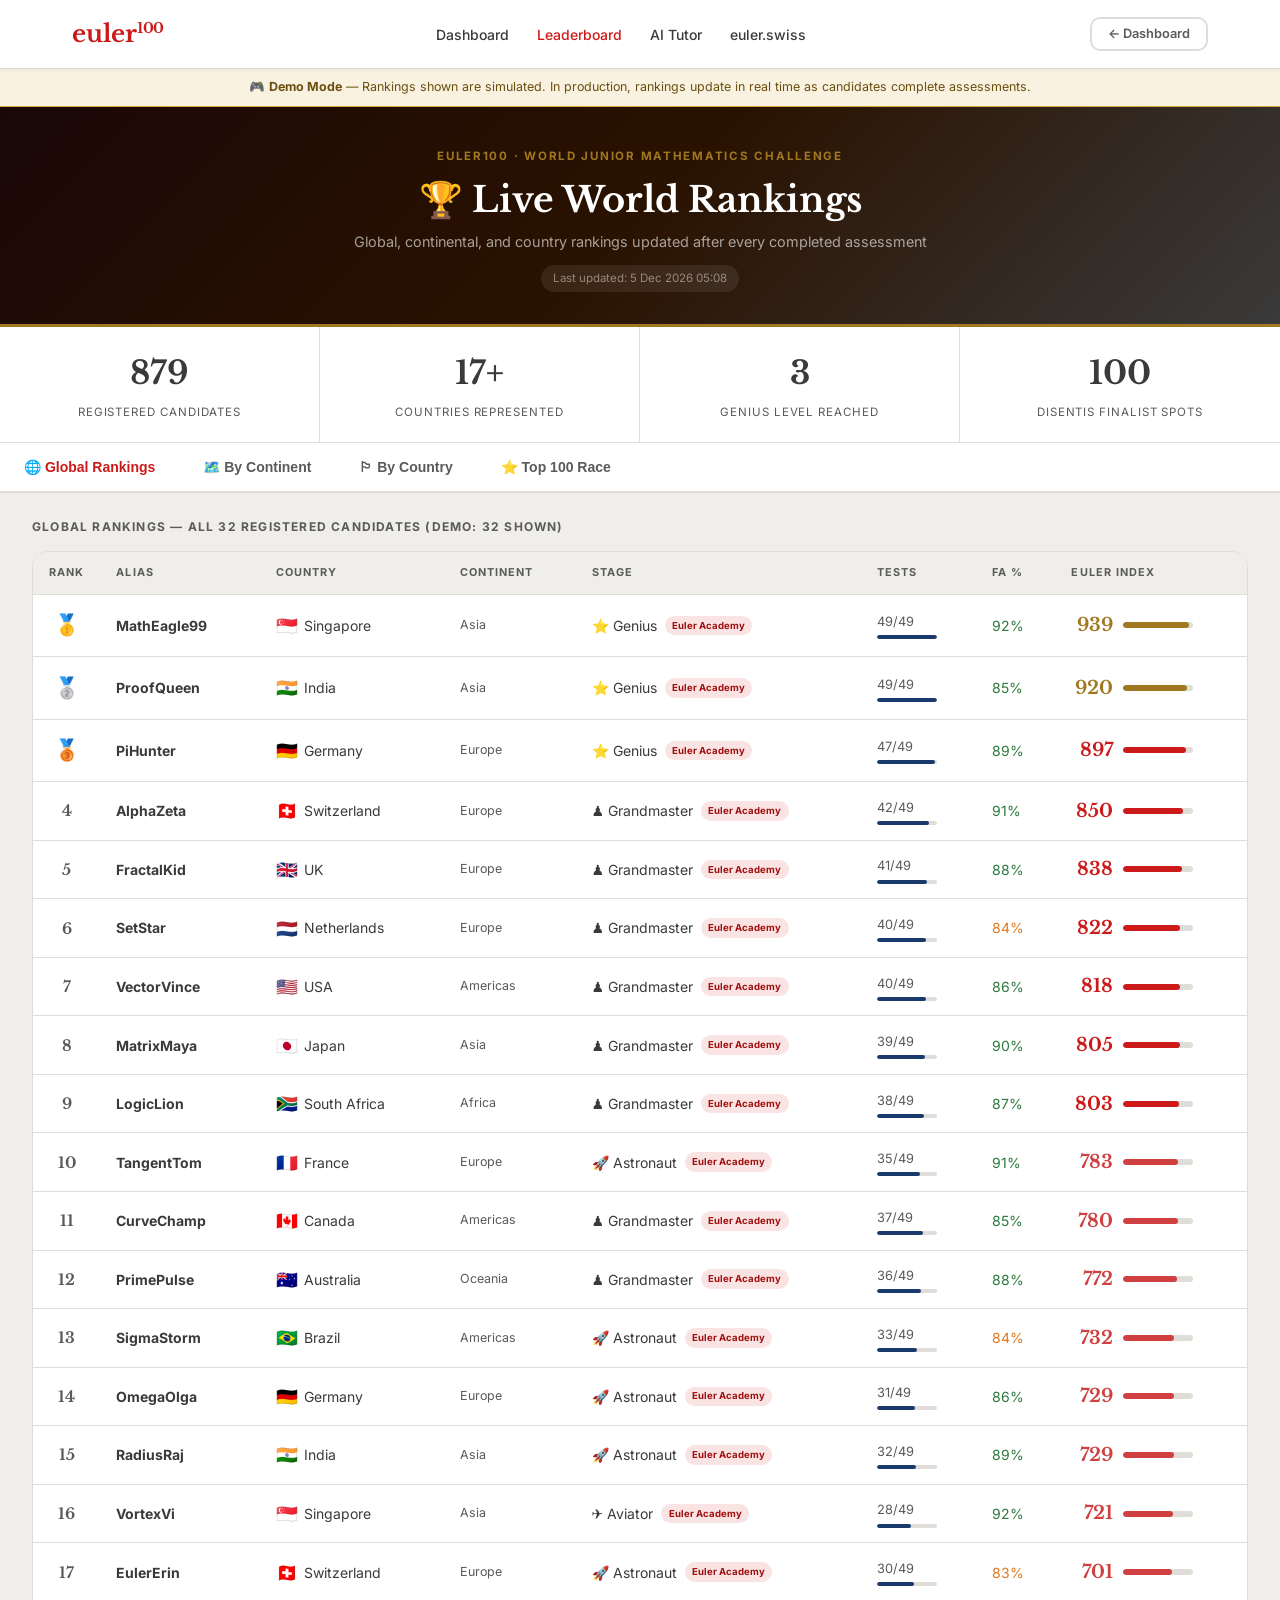
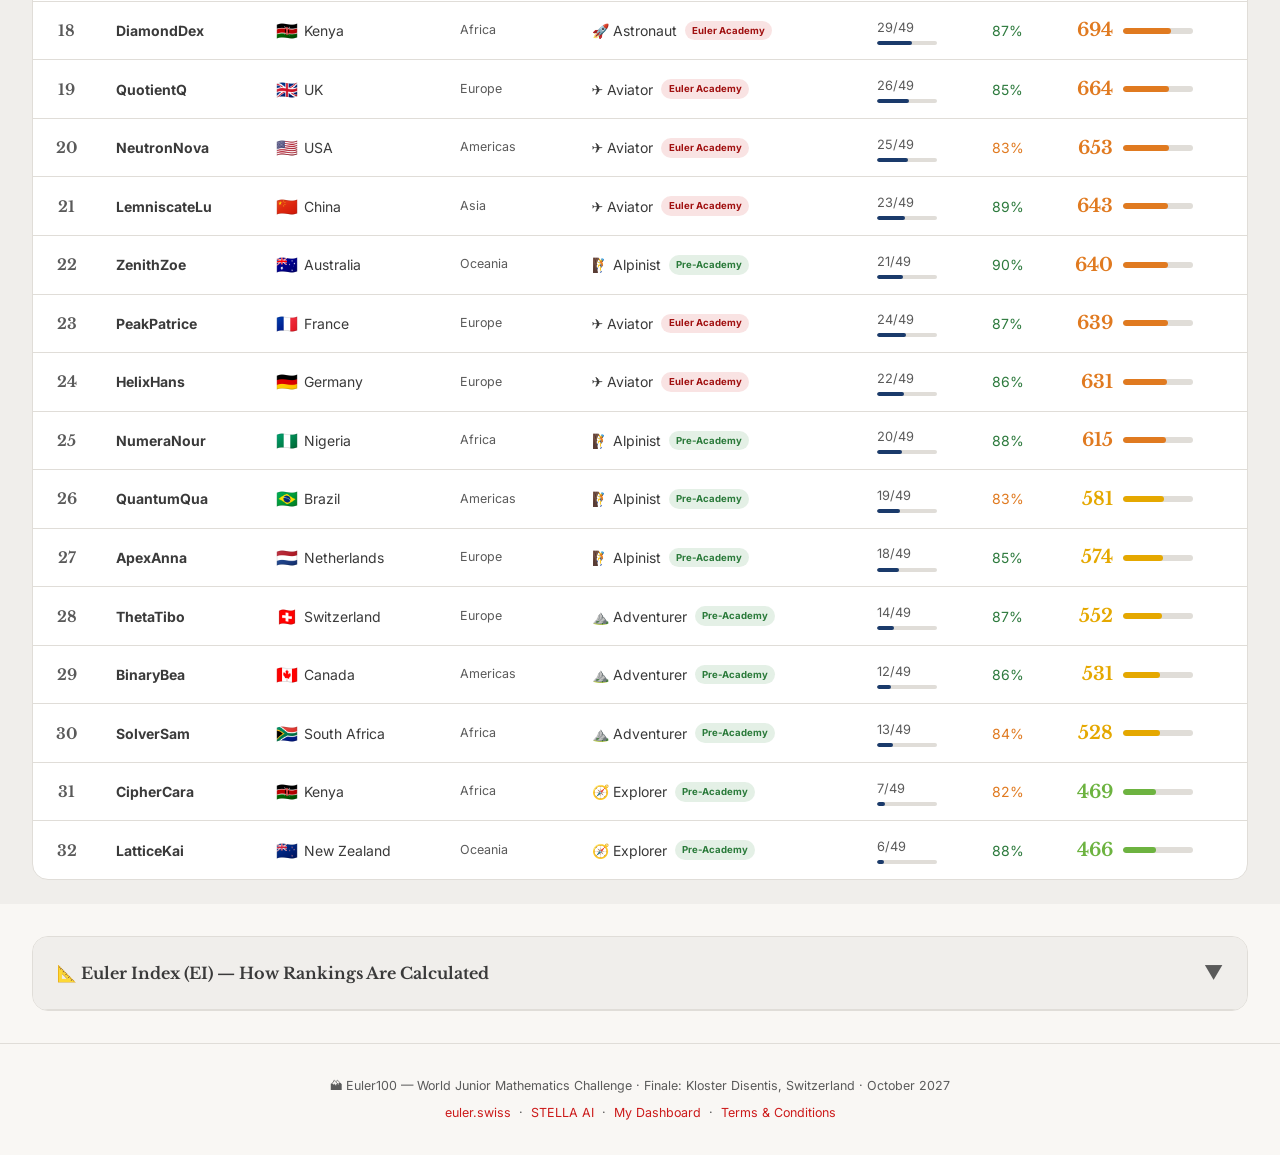
<file: leaderboard.html>
<!DOCTYPE html>
<html lang="en">
<head>
  <meta charset="UTF-8">
  <meta name="viewport" content="width=device-width, initial-scale=1.0">
  <title>Euler100 Leaderboard — Live World Rankings</title>
  <link rel="stylesheet" href="styles.css">
  <style>
    /* ── Page Layout ── */
    .lb-hero {
      background: linear-gradient(135deg, #1a0808 0%, #2a1200 50%, #3A3A3A 100%);
      padding: 2.5rem 2rem 2rem;
      text-align: center;
      color: var(--white);
      border-bottom: 3px solid var(--gold);
    }
    .lb-hero .eyebrow { color: var(--gold); font-size: 0.72rem; letter-spacing: 0.15em; text-transform: uppercase; }
    .lb-hero h1 { font-family: var(--serif); font-size: 2.2rem; color: #fff; margin: 0.4rem 0 0.5rem; }
    .lb-hero p  { color: rgba(255,255,255,0.6); font-size: 0.9rem; }
    .last-updated { display:inline-block; margin-top:0.75rem; padding:0.25rem 0.75rem; background:rgba(255,255,255,0.08); border-radius:20px; font-size:0.72rem; color:rgba(255,255,255,0.45); }

    /* ── Global stats row ── */
    .lb-stats {
      display: grid;
      grid-template-columns: repeat(4, 1fr);
      gap: 0;
      background: var(--white);
      border-bottom: 1px solid var(--border);
    }
    @media(max-width:700px){ .lb-stats { grid-template-columns: 1fr 1fr; } }
    .lb-stat {
      padding: 1.25rem;
      text-align: center;
      border-right: 1px solid var(--border);
    }
    .lb-stat:last-child { border-right: none; }
    .lb-stat .val { font-family: var(--serif); font-size: 2rem; font-weight: 700; color: var(--charcoal); }
    .lb-stat .lbl { font-size: 0.72rem; color: var(--charcoal-2); text-transform: uppercase; letter-spacing: 0.08em; margin-top: 0.2rem; }

    /* ── Tabs ── */
    .lb-tabs {
      display: flex;
      gap: 0;
      background: var(--white);
      border-bottom: 2px solid var(--border);
      overflow-x: auto;
    }
    .lb-tab {
      padding: 1rem 1.5rem;
      font-size: 0.875rem;
      font-weight: 600;
      color: var(--charcoal-2);
      cursor: pointer;
      white-space: nowrap;
      border-bottom: 2px solid transparent;
      margin-bottom: -2px;
      transition: all 0.15s;
      background: none;
      border-top: none; border-left: none; border-right: none;
    }
    .lb-tab:hover { color: var(--charcoal); }
    .lb-tab.active { color: var(--red); border-bottom-color: var(--red); }

    /* ── Content area ── */
    .lb-content { background: var(--bg-2); min-height: 60vh; padding: 1.5rem 2rem; }
    @media(max-width:768px){ .lb-content { padding: 1rem; } }

    /* ── Table ── */
    .lb-table-wrap { background: var(--white); border: 1px solid var(--border); border-radius: var(--r-lg); overflow: hidden; overflow-x: auto; }
    table.lb-table { width: 100%; border-collapse: collapse; font-size: 0.875rem; }
    table.lb-table th {
      padding: 0.75rem 1rem;
      text-align: left;
      font-size: 0.68rem;
      text-transform: uppercase;
      letter-spacing: 0.1em;
      color: var(--charcoal-2);
      background: var(--bg-2);
      border-bottom: 1px solid var(--border);
      white-space: nowrap;
    }
    table.lb-table td {
      padding: 0.85rem 1rem;
      border-bottom: 1px solid var(--border);
      vertical-align: middle;
      white-space: nowrap;
    }
    table.lb-table tr:last-child td { border-bottom: none; }
    table.lb-table tr:hover td { background: var(--bg-2); }
    table.lb-table tr.you-row td { background: rgba(204,26,26,0.05); }
    table.lb-table tr.you-row:hover td { background: rgba(204,26,26,0.09); }

    .rank-cell { font-family: var(--serif); font-size: 1.1rem; font-weight: 700; color: var(--charcoal-2); width: 52px; text-align: center; }
    .rank-medal { font-size: 1.3rem; }

    .alias-cell { font-weight: 700; color: var(--charcoal); }
    .you-pill { display:inline-block; margin-left:0.5rem; padding:0.1rem 0.45rem; background:var(--red); color:#fff; border-radius:10px; font-size:0.6rem; font-weight:700; vertical-align:middle; }

    .country-cell { display:flex; align-items:center; gap:0.4rem; }
    .cflag { font-size:1.1rem; }

    .stage-cell { display:flex; align-items:center; gap:0.5rem; }
    .stage-icon-sm { font-size:1rem; }
    .tier-pill {
      display:inline-block;
      padding:0.12rem 0.45rem;
      border-radius:10px;
      font-size:0.6rem;
      font-weight:700;
    }
    .tier-pre  { background:rgba(74,157,90,0.15);  color:#2a7a3a; }
    .tier-acad { background:rgba(204,26,26,0.12);  color:#a01010; }

    .tests-cell { font-size:0.8rem; color:var(--charcoal-2); }
    .tests-bar { width:60px; height:4px; background:var(--border); border-radius:2px; margin-top:3px; overflow:hidden; }
    .tests-fill { height:100%; background:var(--stella); border-radius:2px; }

    .fa-cell { font-size:0.85rem; font-weight:600; }
    .fa-good { color:var(--success); }
    .fa-mid  { color:#E07A20; }
    .fa-low  { color:var(--red); }

    .ei-cell { display:flex; align-items:center; gap:0.6rem; }
    .ei-num { font-family:var(--serif); font-size:1.15rem; font-weight:700; min-width:42px; text-align:right; }
    .ei-bar-track { width:70px; height:6px; background:var(--border); border-radius:3px; overflow:hidden; }
    .ei-bar-fill  { height:100%; border-radius:3px; }
    .ei-genius     { color:#A07820; }
    .ei-grandmaster{ color:#CC1A1A; }
    .ei-astronaut  { color:#D04040; }
    .ei-aviator    { color:#E07A20; }
    .ei-alpinist   { color:#E5A800; }
    .ei-adventurer { color:#6DB340; }
    .ei-explorer   { color:#4A9D5A; }

    /* ── Continent sections ── */
    .continent-section { margin-bottom: 2rem; }
    .continent-header {
      display: flex; align-items: center; gap: 0.75rem;
      padding: 0.75rem 1rem;
      background: var(--charcoal);
      color: #fff;
      border-radius: var(--r-lg) var(--r-lg) 0 0;
      font-family: var(--serif);
      font-size: 1rem;
      font-weight: 700;
    }
    .continent-header .ci-count { margin-left:auto; font-size:0.72rem; font-weight:400; color:rgba(255,255,255,0.5); }

    /* ── Country filter ── */
    .country-filter {
      display: flex; gap: 1rem; align-items: center;
      padding: 1rem; background: var(--white);
      border: 1px solid var(--border); border-radius: var(--r-lg);
      margin-bottom: 1.25rem;
    }
    .country-filter label { font-size:0.85rem; font-weight:600; white-space:nowrap; }
    .country-filter select {
      flex:1; padding:0.5rem 0.75rem;
      border:1.5px solid var(--border); border-radius:var(--r);
      font-family:var(--sans); font-size:0.875rem;
      background:var(--bg-2); color:var(--charcoal);
    }
    .country-filter select:focus { outline:none; border-color:var(--red); }

    /* ── Top 100 Race ── */
    .race-intro {
      background: linear-gradient(135deg, #1a0808, #3A1A00);
      border-radius: var(--r-lg);
      padding: 1.25rem 1.5rem;
      color: var(--white);
      margin-bottom: 1.5rem;
      display: flex; align-items: center; gap: 1.5rem;
      flex-wrap: wrap;
    }
    .race-intro h3 { color: var(--gold); font-family: var(--serif); font-size: 1.15rem; margin-bottom: 0.25rem; }
    .race-intro p  { color: rgba(255,255,255,0.65); font-size: 0.82rem; }
    .race-counts { display:flex; gap:1.5rem; margin-left:auto; }
    .rc-item { text-align:center; }
    .rc-num  { font-family:var(--serif); font-size:1.6rem; font-weight:700; color:var(--gold); display:block; }
    .rc-lbl  { font-size:0.65rem; text-transform:uppercase; letter-spacing:0.08em; color:rgba(255,255,255,0.4); }

    .race-row {
      background: var(--white);
      border: 1px solid var(--border);
      border-radius: var(--r-lg);
      padding: 1rem 1.25rem;
      margin-bottom: 0.75rem;
      display: flex;
      align-items: center;
      gap: 1.25rem;
      transition: box-shadow 0.15s;
    }
    .race-row:hover { box-shadow: var(--shadow); }
    .race-row.you-row { border-color: var(--red); box-shadow: 0 0 0 2px rgba(204,26,26,0.2); }
    .race-row.top3 { border-color: var(--gold); background: linear-gradient(to right, rgba(160,120,32,0.05), var(--white)); }

    .rr-rank { font-family:var(--serif); font-size:1.6rem; font-weight:700; color:var(--charcoal-2); min-width:50px; text-align:center; flex-shrink:0; }
    .rr-rank.gold   { color:#C8960C; }
    .rr-rank.silver { color:#8A8A8A; }
    .rr-rank.bronze { color:#A0522D; }

    .rr-info { flex:1; min-width:0; }
    .rr-alias { font-weight:700; font-size:0.95rem; color:var(--charcoal); }
    .rr-meta  { font-size:0.75rem; color:var(--charcoal-2); margin-top:0.15rem; }

    .rr-stages { flex:2; min-width:0; }
    .stage-bar {
      display: flex; gap: 3px; height: 18px; align-items: center;
    }
    .sb-seg {
      flex: 1;
      height: 100%;
      border-radius: 3px;
      position: relative;
      overflow: hidden;
      background: var(--border);
    }
    .sb-fill { height: 100%; border-radius: 3px; transition: width 0.5s ease; }
    .sb-label {
      position: absolute;
      top: 50%;
      left: 50%;
      transform: translate(-50%, -50%);
      font-size: 0.55rem;
      font-weight: 700;
      color: rgba(255,255,255,0.8);
      pointer-events: none;
    }

    .rr-ei { text-align:right; flex-shrink:0; }
    .rr-ei-num { font-family:var(--serif); font-size:1.5rem; font-weight:700; }
    .rr-ei-lbl { font-size:0.65rem; color:var(--charcoal-2); text-align:right; }

    /* ── Methodology ── */
    .methodology {
      background: var(--white);
      border: 1px solid var(--border);
      border-radius: var(--r-lg);
      margin: 2rem 2rem 0;
      overflow: hidden;
    }
    .method-header {
      display: flex; align-items: center; justify-content: space-between;
      padding: 1.25rem 1.5rem;
      cursor: pointer;
      background: var(--bg-2);
      border-bottom: 1px solid var(--border);
    }
    .method-header h3 { font-family: var(--serif); font-size: 1rem; }
    .method-header .toggle-icon { font-size: 1.2rem; color: var(--charcoal-2); transition: transform 0.2s; }
    .method-body { display: none; padding: 1.5rem 2rem; }
    .method-body.open { display: block; }

    .formula-box {
      background: linear-gradient(135deg, #1a0808, #2a1200);
      border-radius: var(--r-lg);
      padding: 1.5rem;
      margin: 1.25rem 0;
      color: var(--white);
      text-align: center;
    }
    .formula-box .formula { font-family: var(--serif); font-size: 1.5rem; color: var(--gold); margin: 0.5rem 0; }
    .formula-box .formula-sub { font-size: 0.8rem; color: rgba(255,255,255,0.55); }

    .comp-table { width:100%; border-collapse:collapse; font-size:0.8rem; margin:1rem 0; }
    .comp-table th { background:var(--bg-2); padding:0.6rem 0.8rem; text-align:left; font-size:0.7rem; text-transform:uppercase; letter-spacing:0.08em; color:var(--charcoal-2); border-bottom:1px solid var(--border); }
    .comp-table td { padding:0.65rem 0.8rem; border-bottom:1px solid var(--border); vertical-align:top; }
    .comp-table tr:last-child td { border-bottom:none; }
    .comp-table .pre-row td { background:rgba(74,157,90,0.05); }
    .comp-table .acad-row td { background:rgba(204,26,26,0.04); }

    .integrity-grid {
      display: grid;
      grid-template-columns: 1fr 1fr;
      gap: 1rem;
      margin-top: 1rem;
    }
    @media(max-width:600px){ .integrity-grid { grid-template-columns:1fr; } }
    .integrity-item {
      background: var(--bg-2);
      border: 1px solid var(--border);
      border-radius: var(--r);
      padding: 1rem;
    }
    .integrity-item strong { display:block; margin-bottom:0.25rem; font-size:0.875rem; }
    .integrity-item p { font-size:0.78rem; color:var(--charcoal-2); line-height:1.55; }

    /* ── Footer ── */
    .lb-footer {
      text-align: center;
      padding: 2rem;
      font-size: 0.78rem;
      color: var(--charcoal-2);
      border-top: 1px solid var(--border);
      margin-top: 2rem;
    }
    .lb-footer a { color: var(--red); }

    /* ── Section title ── */
    .section-title {
      font-size: 0.75rem;
      font-weight: 700;
      text-transform: uppercase;
      letter-spacing: 0.1em;
      color: var(--charcoal-2);
      margin-bottom: 0.85rem;
    }
  </style>
</head>
<body>

<!-- Nav -->
<nav class="nav">
  <div class="nav-inner">
    <a href="index.html" class="nav-logo">euler<span>100</span></a>
    <ul class="nav-links">
      <li><a href="dashboard.html">Dashboard</a></li>
      <li><a href="leaderboard.html" class="active" style="color:var(--red);">Leaderboard</a></li>
      <li><a href="tutor.html">AI Tutor</a></li>
      <li><a href="index.html">euler.swiss</a></li>
    </ul>
    <div class="nav-actions">
      <span id="nav-alias" style="font-size:0.85rem;font-weight:600;color:var(--charcoal-2);"></span>
      <a href="dashboard.html" class="btn btn-ghost btn-sm">← Dashboard</a>
    </div>
  </div>
</nav>

<!-- Demo bar -->
<div style="background:var(--gold-light);border-bottom:1px solid #D4A83A;padding:0.5rem 2rem;font-size:0.78rem;text-align:center;color:#6B4F10;">
  🎮 <strong>Demo Mode</strong> — Rankings shown are simulated. In production, rankings update in real time as candidates complete assessments.
</div>

<!-- Hero -->
<div class="lb-hero">
  <div class="eyebrow">Euler100 · World Junior Mathematics Challenge</div>
  <h1>🏆 Live World Rankings</h1>
  <p>Global, continental, and country rankings updated after every completed assessment</p>
  <span class="last-updated" id="last-updated">Last updated: Loading…</span>
</div>

<!-- Global stats -->
<div class="lb-stats">
  <div class="lb-stat">
    <div class="val" id="stat-total">—</div>
    <div class="lbl">Registered Candidates</div>
  </div>
  <div class="lb-stat">
    <div class="val" id="stat-countries">—</div>
    <div class="lbl">Countries Represented</div>
  </div>
  <div class="lb-stat">
    <div class="val" id="stat-genius">—</div>
    <div class="lbl">Genius Level Reached</div>
  </div>
  <div class="lb-stat">
    <div class="val" id="stat-spots">100</div>
    <div class="lbl">Disentis Finalist Spots</div>
  </div>
</div>

<!-- Tabs -->
<div class="lb-tabs">
  <button class="lb-tab active" onclick="switchTab('global',this)">🌐 Global Rankings</button>
  <button class="lb-tab" onclick="switchTab('continental',this)">🗺️ By Continent</button>
  <button class="lb-tab" onclick="switchTab('country',this)">🏳 By Country</button>
  <button class="lb-tab" onclick="switchTab('race',this)">⭐ Top 100 Race</button>
</div>

<!-- Content -->
<div class="lb-content" id="lb-content">
  <!-- Rendered by JS -->
</div>

<!-- Methodology (collapsible) -->
<div class="methodology">
  <div class="method-header" onclick="toggleMethod(this)">
    <h3>📐 Euler Index (EI) — How Rankings Are Calculated</h3>
    <span class="toggle-icon" id="method-icon">▼</span>
  </div>
  <div class="method-body" id="method-body">

    <p style="color:var(--charcoal-2);font-size:0.875rem;line-height:1.7;max-width:700px;">The <strong>Euler Index (EI)</strong> is a composite score from <strong>0 to 1000</strong> designed to reward genuine mathematical mastery. It has three components that together ensure rankings reflect both breadth of achievement and depth of understanding.</p>

    <div class="formula-box">
      <div class="formula-sub">EULER INDEX FORMULA</div>
      <div class="formula">EI = J + P + R &nbsp;&nbsp; (max 1000)</div>
      <div class="formula-sub" style="margin-top:0.5rem;">J = Journey Score (max 500) &nbsp;|&nbsp; P = Precision Score (max 350) &nbsp;|&nbsp; R = Resilience Score (max 150)</div>
    </div>

    <div style="display:grid;grid-template-columns:1fr 1fr 1fr;gap:1rem;margin:1.25rem 0;">
      <div class="card" style="border-top:4px solid #4A9D5A;">
        <div style="font-size:1.5rem;margin-bottom:0.35rem;">🗺️</div>
        <strong>Journey Score (J)</strong>
        <div style="font-size:1.1rem;font-weight:700;color:#4A9D5A;margin:0.3rem 0;">max 500 pts</div>
        <div style="font-size:0.78rem;color:var(--charcoal-2);line-height:1.55;">
          <strong>J = (Tests Passed ÷ 49) × 500</strong><br><br>
          Measures progress through all 7 stages. Each stage has 7 tests of 10 questions. You must score 7/10 or above to pass a test and unlock the next one.
        </div>
      </div>
      <div class="card" style="border-top:4px solid var(--stella);">
        <div style="font-size:1.5rem;margin-bottom:0.35rem;">🎯</div>
        <strong>Precision Score (P)</strong>
        <div style="font-size:1.1rem;font-weight:700;color:var(--stella);margin:0.3rem 0;">max 350 pts</div>
        <div style="font-size:0.78rem;color:var(--charcoal-2);line-height:1.55;">
          <strong>P = First-Attempt Accuracy × 350</strong><br><br>
          The share of all questions you answered correctly on your very first attempt. Rewards true mastery — knowing the answer, not learning it under exam pressure.
        </div>
      </div>
      <div class="card" style="border-top:4px solid var(--gold);">
        <div style="font-size:1.5rem;margin-bottom:0.35rem;">💪</div>
        <strong>Resilience Score (R)</strong>
        <div style="font-size:1.1rem;font-weight:700;color:var(--gold);margin:0.3rem 0;">max 150 pts</div>
        <div style="font-size:0.78rem;color:var(--charcoal-2);line-height:1.55;">
          <strong>R = Second-Attempt Recovery Rate × 150</strong><br><br>
          Of the questions you got wrong first time, how many did you get right on your second attempt? Rewards learning from mistakes during the assessment.
        </div>
      </div>
    </div>

    <div style="background:var(--bg-2);border:1px solid var(--border);border-radius:var(--r);padding:1.25rem;margin:1.25rem 0;">
      <strong style="font-size:0.875rem;">📊 Worked Example</strong>
      <p style="font-size:0.82rem;color:var(--charcoal-2);margin:0.5rem 0 0;">Suppose a candidate has completed 35 tests (all of stages 1–5), with 85% first-attempt accuracy and 70% second-attempt recovery:</p>
      <div style="font-family:monospace;font-size:0.82rem;margin:0.75rem 0;padding:0.75rem;background:var(--white);border-radius:var(--r);">
        J = (35 ÷ 49) × 500 = <strong>357</strong><br>
        P = 0.85 × 350 = <strong>297</strong><br>
        R = 0.70 × 150 = <strong>105</strong><br>
        <span style="color:var(--red);font-weight:700;">EI = 357 + 297 + 105 = 759</span>
      </div>
      <p style="font-size:0.78rem;color:var(--charcoal-2);">Note: A candidate at a lower stage with exceptional accuracy can outrank a candidate at a higher stage with poor precision. This is intentional — the EI rewards mastery, not just advancement speed.</p>
    </div>

    <h4 style="font-family:var(--serif);margin:1.5rem 0 0.75rem;">Stage Difficulty Standards</h4>
    <p style="font-size:0.82rem;color:var(--charcoal-2);margin-bottom:1rem;">Each stage's question difficulty is calibrated against internationally recognised junior mathematics competition standards:</p>

    <table class="comp-table">
      <thead>
        <tr>
          <th>Stage</th>
          <th>Level Name</th>
          <th>Tier</th>
          <th>Tests</th>
          <th>Equivalent Competition Standard</th>
          <th>Key Topics</th>
        </tr>
      </thead>
      <tbody>
        <tr class="pre-row">
          <td><strong>1</strong></td>
          <td>🧭 Explorer</td>
          <td><span class="tier-pill tier-pre">Pre-Academy</span></td>
          <td>7 × 10 Q</td>
          <td>AMC 8 / UKMT Junior Mathematical Challenge (foundations)</td>
          <td>Arithmetic, fractions, basic algebra, 2D geometry, ratios, percentages, speed</td>
        </tr>
        <tr class="pre-row">
          <td><strong>2</strong></td>
          <td>⛰️ Adventurer</td>
          <td><span class="tier-pill tier-pre">Pre-Academy</span></td>
          <td>7 × 10 Q</td>
          <td>High-end AMC 8 / UKMT JMC (upper range)</td>
          <td>HCF/LCM, expanding brackets, probability, coordinate geometry, data handling</td>
        </tr>
        <tr class="pre-row">
          <td><strong>3</strong></td>
          <td>🧗 Alpinist</td>
          <td><span class="tier-pill tier-pre">Pre-Academy</span></td>
          <td>7 × 10 Q</td>
          <td>UKMT JMC top band / Low AMC 10 (transition to proof thinking)</td>
          <td>Simultaneous equations, quadratics, 3D geometry, Pythagoras, sequences, intro proof</td>
        </tr>
        <tr class="acad-row">
          <td><strong>4</strong></td>
          <td>✈️ Aviator</td>
          <td><span class="tier-pill tier-acad">Euler Academy</span></td>
          <td>7 × 10 Q</td>
          <td>AMC 10 / UKMT Junior Mathematical Olympiad</td>
          <td>Advanced algebra, trigonometry, combinatorics intro, modular arithmetic, inequalities</td>
        </tr>
        <tr class="acad-row">
          <td><strong>5</strong></td>
          <td>🚀 Astronaut</td>
          <td><span class="tier-pill tier-acad">Euler Academy</span></td>
          <td>7 × 10 Q</td>
          <td>AMC 12 / AIME foundation / UKMT Intermediate Olympiad</td>
          <td>Polynomial theory, advanced combinatorics, series, competition geometry, expected value</td>
        </tr>
        <tr class="acad-row">
          <td><strong>6</strong></td>
          <td>♟️ Grandmaster</td>
          <td><span class="tier-pill tier-acad">Euler Academy</span></td>
          <td>7 × 10 Q</td>
          <td>AIME / USA(J)MO (national elite level)</td>
          <td>Functional equations, advanced number theory, olympiad geometry, proof writing</td>
        </tr>
        <tr class="acad-row">
          <td><strong>7</strong></td>
          <td>⭐ Genius</td>
          <td><span class="tier-pill tier-acad">Euler Academy</span></td>
          <td>7 × 10 Q</td>
          <td>IMO Shortlist / IMO level (world-class)</td>
          <td>Diophantine equations, projective geometry, advanced combinatorics, open proof problems</td>
        </tr>
      </tbody>
    </table>

    <h4 style="font-family:var(--serif);margin:1.5rem 0 0.75rem;">🛡️ Integrity &amp; Anti-Gaming Provisions</h4>
    <div class="integrity-grid">
      <div class="integrity-item">
        <strong>One Account Per Candidate</strong>
        <p>Registration requires verified parent or teacher consent. Duplicate accounts are detected through cross-referencing of consent records and permanently disqualified.</p>
      </div>
      <div class="integrity-item">
        <strong>Randomised Question Pools</strong>
        <p>Each stage contains a large pool of questions. Tests draw randomly and present questions in random order — memorising answers from previous attempts provides no advantage.</p>
      </div>
      <div class="integrity-item">
        <strong>Response Pattern Analysis</strong>
        <p>STELLA AI monitors session timing and answer patterns. Unusually fast correct responses, irregular switching between attempts, and other anomalies are flagged for human review.</p>
      </div>
      <div class="integrity-item">
        <strong>Mastery Cannot Be Faked</strong>
        <p>The Precision Score (P) component rewards genuine first-attempt knowledge. Racing through stages with poor accuracy yields a low EI — only true understanding produces a high ranking.</p>
      </div>
      <div class="integrity-item">
        <strong>School &amp; Teacher Accountability</strong>
        <p>Candidates enrolled via teacher class code are accountable through their school. Teachers are notified of any integrity concerns and may be required to supervise assessments.</p>
      </div>
      <div class="integrity-item">
        <strong>Disentis Finale Verification</strong>
        <p>All Top 100 finalists must pass an in-person verification assessment at Kloster Disentis. Only candidates who can demonstrate their Euler Index performance live are confirmed as finalists.</p>
      </div>
    </div>

    <p style="font-size:0.75rem;color:var(--charcoal-2);margin-top:1.5rem;padding-top:1rem;border-top:1px solid var(--border);">
      The Euler Index formula, stage difficulty calibration, and integrity provisions are reviewed annually by the Euler100 Academic Committee. Full methodology documentation is available in the <a href="#" style="color:var(--red);">Euler100 Terms &amp; Conditions</a>. Competition standards are benchmarked against AMC (Mathematical Association of America), UKMT (United Kingdom Mathematics Trust), and IMO (International Mathematical Olympiad) public guidelines.
    </p>
  </div>
</div>

<div class="lb-footer">
  <p>🏔 Euler100 — World Junior Mathematics Challenge · Finale: Kloster Disentis, Switzerland · October 2027</p>
  <p style="margin-top:0.4rem;"><a href="index.html">euler.swiss</a> &nbsp;·&nbsp; <a href="stella.html">STELLA AI</a> &nbsp;·&nbsp; <a href="dashboard.html">My Dashboard</a> &nbsp;·&nbsp; <a href="#">Terms &amp; Conditions</a></p>
</div>

<script>
/* =====================================================
   Euler100 Leaderboard — Live World Rankings
   Euler Index (EI) formula: EI = J + P + R (max 1000)
   J = (testsCompleted/49)*500  — Journey
   P = firstAttemptRate * 350   — Precision
   R = secondAttemptRate * 150  — Resilience
   ===================================================== */

const STAGE_NAMES  = ['Explorer','Adventurer','Alpinist','Aviator','Astronaut','Grandmaster','Genius'];
const STAGE_ICONS  = ['🧭','⛰️','🧗','✈️','🚀','♟️','⭐'];
const STAGE_TIER   = ['Pre-Academy','Pre-Academy','Pre-Academy','Euler Academy','Euler Academy','Euler Academy','Euler Academy'];
const STAGE_COLORS = ['#4A9D5A','#6DB340','#E5A800','#E07A20','#D04040','#CC1A1A','#A07820'];

// EI colour thresholds
function eiColor(ei) {
  if (ei >= 900) return '#A07820';
  if (ei >= 800) return '#CC1A1A';
  if (ei >= 700) return '#D04040';
  if (ei >= 600) return '#E07A20';
  if (ei >= 500) return '#E5A800';
  if (ei >= 400) return '#6DB340';
  return '#4A9D5A';
}

function computeEI(tc, fa, sa) {
  var J = (tc / 49) * 500;
  var P = fa * 350;
  var R = sa * 150;
  return Math.floor(J + P + R);
}

// stageNum = current stage they are competing at (1-7)
// tc = total tests completed out of 49
// fa = first-attempt accuracy (0.0–1.0)
// sa = second-attempt recovery rate (0.0–1.0)
var DEMO_CANDIDATES = [
  {alias:'MathEagle99',  country:'Singapore',    flag:'🇸🇬', continent:'Asia',      stageNum:7, tc:49, fa:0.92, sa:0.78},
  {alias:'ProofQueen',   country:'India',        flag:'🇮🇳', continent:'Asia',      stageNum:7, tc:49, fa:0.85, sa:0.82},
  {alias:'PiHunter',     country:'Germany',      flag:'🇩🇪', continent:'Europe',    stageNum:7, tc:47, fa:0.89, sa:0.71},
  {alias:'AlphaZeta',    country:'Switzerland',  flag:'🇨🇭', continent:'Europe',    stageNum:6, tc:42, fa:0.91, sa:0.69},
  {alias:'FractalKid',   country:'UK',           flag:'🇬🇧', continent:'Europe',    stageNum:6, tc:41, fa:0.88, sa:0.75},
  {alias:'SetStar',      country:'Netherlands',  flag:'🇳🇱', continent:'Europe',    stageNum:6, tc:40, fa:0.84, sa:0.80},
  {alias:'VectorVince',  country:'USA',          flag:'🇺🇸', continent:'Americas',  stageNum:6, tc:40, fa:0.86, sa:0.73},
  {alias:'MatrixMaya',   country:'Japan',        flag:'🇯🇵', continent:'Asia',      stageNum:6, tc:39, fa:0.90, sa:0.62},
  {alias:'LogicLion',    country:'South Africa', flag:'🇿🇦', continent:'Africa',    stageNum:6, tc:38, fa:0.87, sa:0.74},
  {alias:'TangentTom',   country:'France',       flag:'🇫🇷', continent:'Europe',    stageNum:5, tc:35, fa:0.91, sa:0.72},
  {alias:'CurveChamp',   country:'Canada',       flag:'🇨🇦', continent:'Americas',  stageNum:6, tc:37, fa:0.85, sa:0.70},
  {alias:'PrimePulse',   country:'Australia',    flag:'🇦🇺', continent:'Oceania',   stageNum:6, tc:36, fa:0.88, sa:0.65},
  {alias:'SigmaStorm',   country:'Brazil',       flag:'🇧🇷', continent:'Americas',  stageNum:5, tc:33, fa:0.84, sa:0.68},
  {alias:'OmegaOlga',    country:'Germany',      flag:'🇩🇪', continent:'Europe',    stageNum:5, tc:31, fa:0.86, sa:0.75},
  {alias:'RadiusRaj',    country:'India',        flag:'🇮🇳', continent:'Asia',      stageNum:5, tc:32, fa:0.89, sa:0.61},
  {alias:'VortexVi',     country:'Singapore',    flag:'🇸🇬', continent:'Asia',      stageNum:4, tc:28, fa:0.92, sa:0.76},
  {alias:'EulerErin',    country:'Switzerland',  flag:'🇨🇭', continent:'Europe',    stageNum:5, tc:30, fa:0.83, sa:0.70},
  {alias:'DiamondDex',   country:'Kenya',        flag:'🇰🇪', continent:'Africa',    stageNum:5, tc:29, fa:0.87, sa:0.63},
  {alias:'QuotientQ',    country:'UK',           flag:'🇬🇧', continent:'Europe',    stageNum:4, tc:26, fa:0.85, sa:0.68},
  {alias:'NeutronNova',  country:'USA',          flag:'🇺🇸', continent:'Americas',  stageNum:4, tc:25, fa:0.83, sa:0.72},
  {alias:'LemniscateLu', country:'China',        flag:'🇨🇳', continent:'Asia',      stageNum:4, tc:23, fa:0.89, sa:0.65},
  {alias:'ZenithZoe',    country:'Australia',    flag:'🇦🇺', continent:'Oceania',   stageNum:3, tc:21, fa:0.90, sa:0.74},
  {alias:'PeakPatrice',  country:'France',       flag:'🇫🇷', continent:'Europe',    stageNum:4, tc:24, fa:0.87, sa:0.60},
  {alias:'HelixHans',    country:'Germany',      flag:'🇩🇪', continent:'Europe',    stageNum:4, tc:22, fa:0.86, sa:0.71},
  {alias:'NumeraNour',   country:'Nigeria',      flag:'🇳🇬', continent:'Africa',    stageNum:3, tc:20, fa:0.88, sa:0.69},
  {alias:'QuantumQua',   country:'Brazil',       flag:'🇧🇷', continent:'Americas',  stageNum:3, tc:19, fa:0.83, sa:0.65},
  {alias:'ApexAnna',     country:'Netherlands',  flag:'🇳🇱', continent:'Europe',    stageNum:3, tc:18, fa:0.85, sa:0.62},
  {alias:'ThetaTibo',    country:'Switzerland',  flag:'🇨🇭', continent:'Europe',    stageNum:2, tc:14, fa:0.87, sa:0.70},
  {alias:'BinaryBea',    country:'Canada',       flag:'🇨🇦', continent:'Americas',  stageNum:2, tc:12, fa:0.86, sa:0.72},
  {alias:'SolverSam',    country:'South Africa', flag:'🇿🇦', continent:'Africa',    stageNum:2, tc:13, fa:0.84, sa:0.68},
  {alias:'CipherCara',   country:'Kenya',        flag:'🇰🇪', continent:'Africa',    stageNum:1, tc:7,  fa:0.82, sa:0.74},
  {alias:'LatticeKai',   country:'New Zealand',  flag:'🇳🇿', continent:'Oceania',   stageNum:1, tc:6,  fa:0.88, sa:0.65},
];

// Compute EI for all demo candidates
DEMO_CANDIDATES.forEach(function(c) { c.ei = computeEI(c.tc, c.fa, c.sa); c.isYou = false; });

// ── Inject current user from localStorage ────────────────
function buildUserCandidate() {
  var alias   = localStorage.getItem('e100_alias')   || null;
  if (!alias) return null;
  var stage   = Math.min(parseInt(localStorage.getItem('e100_stage') || '1'), 7);
  var country = localStorage.getItem('e100_country') || 'Unknown';
  var s1done  = localStorage.getItem('e100_stage1_done') === 'yes';
  var s2done  = localStorage.getItem('e100_stage2_done') === 'yes';
  var s1score = parseInt(localStorage.getItem('e100_stage1_score') || '0');
  var s2score = parseInt(localStorage.getItem('e100_stage2_score') || '0');

  // Estimate tests completed
  var completedStages = stage - 1;
  var testsInCurrentStage = s2done ? 7 : (s1done ? 5 : 3);
  var tc = Math.min(completedStages * 7 + testsInCurrentStage, 49);

  // Estimate FA from actual scores
  var lastScore = s2done ? s2score : (s1done ? s1score : 3);
  var fa = Math.max(lastScore / 5 * 0.85 + 0.05, 0.45);
  var sa = 0.62;

  return {
    alias: alias,
    country: country.replace(/\s*🇿🇦|🇨🇭|🇺🇸|🇬🇧|🇩🇪|🇫🇷|🇮🇳|🇦🇺/g, '').trim() || country,
    flag: '📍',
    continent: 'Your Region',
    stageNum: stage,
    tc: tc,
    fa: fa,
    sa: sa,
    ei: computeEI(tc, fa, sa),
    isYou: true,
  };
}

// Build full ranked list
function buildRanked() {
  var all = DEMO_CANDIDATES.slice();
  var user = buildUserCandidate();
  // Only add user if their alias isn't already in the demo list
  if (user && !all.some(function(c){ return c.alias === user.alias; })) {
    all.push(user);
  }
  all.sort(function(a,b){ return b.ei - a.ei; });
  all.forEach(function(c,i){ c.rank = i+1; });
  return all;
}

var RANKED = buildRanked();

// ── Update header stats ──────────────────────────────────
(function() {
  document.getElementById('nav-alias').textContent = localStorage.getItem('e100_alias') || '';
  document.getElementById('stat-total').textContent = (RANKED.length + 847).toLocaleString();
  var countries = new Set(RANKED.map(function(c){ return c.country; }));
  document.getElementById('stat-countries').textContent = countries.size + '+';
  var geniusCount = RANKED.filter(function(c){ return c.stageNum === 7; }).length;
  document.getElementById('stat-genius').textContent = geniusCount;
  var now = new Date();
  document.getElementById('last-updated').textContent = 'Last updated: ' + now.toLocaleDateString('en-GB', {day:'numeric',month:'short',year:'numeric'}) + ' ' + now.toLocaleTimeString('en-GB',{hour:'2-digit',minute:'2-digit'});
})();

// ── Render helpers ────────────────────────────────────────
function stageLabel(c) {
  var sn = Math.max(0, Math.min(c.stageNum-1, 6));
  return STAGE_ICONS[sn] + ' ' + STAGE_NAMES[sn];
}
function stageTier(c) {
  var sn = Math.max(0, Math.min(c.stageNum-1, 6));
  var tier = STAGE_TIER[sn];
  var cls  = tier === 'Pre-Academy' ? 'tier-pre' : 'tier-acad';
  return '<span class="tier-pill ' + cls + '">' + tier + '</span>';
}
function rankIcon(r) {
  if (r === 1) return '<span class="rank-medal">🥇</span>';
  if (r === 2) return '<span class="rank-medal">🥈</span>';
  if (r === 3) return '<span class="rank-medal">🥉</span>';
  return '<span style="font-family:var(--serif);font-size:0.95rem;color:var(--charcoal-2);">' + r + '</span>';
}
function faPct(fa) {
  var p = Math.round(fa * 100);
  var cls = p >= 85 ? 'fa-good' : p >= 70 ? 'fa-mid' : 'fa-low';
  return '<span class="' + cls + '">' + p + '%</span>';
}
function eiCell(c) {
  var col = eiColor(c.ei);
  var pct = Math.round(c.ei / 10);
  return '<div class="ei-cell"><div class="ei-num" style="color:' + col + ';">' + c.ei + '</div><div class="ei-bar-track"><div class="ei-bar-fill" style="width:' + pct + '%;background:' + col + ';"></div></div></div>';
}

function buildTableRow(c) {
  var rowCls = c.isYou ? 'you-row' : '';
  var youPill = c.isYou ? '<span class="you-pill">YOU</span>' : '';
  var pct = Math.round((c.tc / 49) * 100);
  return '<tr class="' + rowCls + '">'
    + '<td class="rank-cell">' + rankIcon(c.rank) + '</td>'
    + '<td><span class="alias-cell">' + c.alias + youPill + '</span></td>'
    + '<td><div class="country-cell"><span class="cflag">' + c.flag + '</span><span>' + c.country + '</span></div></td>'
    + '<td style="font-size:0.78rem;color:var(--charcoal-2);">' + c.continent + '</td>'
    + '<td><div class="stage-cell">' + stageLabel(c) + stageTier(c) + '</div></td>'
    + '<td class="tests-cell">' + c.tc + '/49<div class="tests-bar"><div class="tests-fill" style="width:' + pct + '%;"></div></div></td>'
    + '<td>' + faPct(c.fa) + '</td>'
    + '<td>' + eiCell(c) + '</td>'
    + '</tr>';
}

function tableHeader() {
  return '<table class="lb-table"><thead><tr>'
    + '<th style="width:52px;">Rank</th><th>Alias</th><th>Country</th><th>Continent</th><th>Stage</th><th>Tests</th><th>FA %</th><th>Euler Index</th>'
    + '</tr></thead><tbody>';
}

// ── View: Global ──────────────────────────────────────────
function renderGlobal() {
  var html = '<div class="section-title">Global Rankings — All ' + RANKED.length + ' Registered Candidates (Demo: ' + RANKED.length + ' shown)</div>';
  html += '<div class="lb-table-wrap">' + tableHeader();
  RANKED.forEach(function(c){ html += buildTableRow(c); });
  html += '</tbody></table></div>';
  document.getElementById('lb-content').innerHTML = html;
}

// ── View: Continental ─────────────────────────────────────
function renderContinental() {
  var continents = ['Asia','Europe','Africa','Americas','Oceania','Your Region'];
  var icons = {'Asia':'🌏','Europe':'🌍','Africa':'🌍','Americas':'🌎','Oceania':'🌏','Your Region':'📍'};
  var html = '';
  continents.forEach(function(cont) {
    var members = RANKED.filter(function(c){ return c.continent === cont; });
    if (!members.length) return;
    // Re-rank within continent
    members.forEach(function(c,i){ c.contRank = i+1; });
    html += '<div class="continent-section">';
    html += '<div class="continent-header">' + (icons[cont]||'🌐') + ' ' + cont + '<span class="ci-count">' + members.length + ' candidate' + (members.length!==1?'s':'') + '</span></div>';
    html += '<div class="lb-table-wrap" style="border-radius:0 0 var(--r-lg) var(--r-lg);">' + tableHeader();
    members.forEach(function(c){
      var saved = c.rank;
      c.rank = c.contRank;
      html += buildTableRow(c);
      c.rank = saved;
    });
    html += '</tbody></table></div></div>';
  });
  document.getElementById('lb-content').innerHTML = html;
}

// ── View: By Country ──────────────────────────────────────
function renderCountry(filterCountry) {
  var allCountries = [];
  RANKED.forEach(function(c){ if (allCountries.indexOf(c.country) === -1) allCountries.push(c.country); });
  allCountries.sort();

  var selectHtml = '<select id="country-select" onchange="renderCountry(this.value)">';
  allCountries.forEach(function(co){
    selectHtml += '<option value="' + co + '"' + (co === filterCountry ? ' selected' : '') + '>' + co + '</option>';
  });
  selectHtml += '</select>';

  var html = '<div class="country-filter"><label>Select Country:</label>' + selectHtml + '</div>';

  var members = RANKED.filter(function(c){ return c.country === filterCountry; });
  if (members.length === 0) {
    html += '<div style="text-align:center;padding:2rem;color:var(--charcoal-2);">No candidates found for this country yet.</div>';
  } else {
    members.forEach(function(c,i){ c.ctryRank = i+1; });
    html += '<div class="section-title">' + (members[0].flag) + ' ' + filterCountry + ' Rankings — ' + members.length + ' candidate' + (members.length!==1?'s':'') + '</div>';
    html += '<div class="lb-table-wrap">' + tableHeader();
    members.forEach(function(c){
      var saved = c.rank;
      c.rank = c.ctryRank;
      html += buildTableRow(c);
      c.rank = saved;
    });
    html += '</tbody></table></div>';
  }
  document.getElementById('lb-content').innerHTML = html;
}

// ── View: Top 100 Race ────────────────────────────────────
function renderRace() {
  var qualifiedCount = RANKED.length;
  var slotsLeft = Math.max(100 - qualifiedCount, 0);

  var html = '<div class="race-intro">'
    + '<div><h3>⭐ The Race to Disentis</h3><p>The top 100 candidates by Euler Index earn a personal invitation to the Euler100 Finale at Kloster Disentis, Switzerland — October 2027. The race is on.</p></div>'
    + '<div class="race-counts"><div class="rc-item"><span class="rc-num">' + qualifiedCount + '</span><span class="rc-lbl">In Race</span></div><div class="rc-item"><span class="rc-num" style="color:rgba(255,255,255,0.4);">' + slotsLeft + '</span><span class="rc-lbl">Slots Open</span></div></div>'
    + '</div>';

  html += '<div class="section-title">Current Top ' + Math.min(qualifiedCount, 100) + ' — Ranked by Euler Index (EI)</div>';

  RANKED.slice(0, 100).forEach(function(c) {
    var rankCls = c.rank === 1 ? 'top3 gold' : c.rank === 2 ? 'top3 silver' : c.rank === 3 ? 'top3 bronze' : '';
    var rankNumCls = c.rank === 1 ? 'gold' : c.rank === 2 ? 'silver' : c.rank === 3 ? 'bronze' : '';
    var rowCls = (c.isYou ? 'you-row ' : '') + rankCls;
    var youPill = c.isYou ? ' <span class="you-pill">YOU</span>' : '';

    // Build 7-segment stage bar
    var barSegs = '';
    for (var seg = 1; seg <= 7; seg++) {
      var fillPct = 0;
      if (seg < c.stageNum) {
        fillPct = 100;
      } else if (seg === c.stageNum) {
        var testsInThisStage = c.tc - (c.stageNum - 1) * 7;
        fillPct = Math.min(Math.max(testsInThisStage / 7 * 100, 0), 100);
      }
      var color = STAGE_COLORS[seg - 1];
      barSegs += '<div class="sb-seg" title="Stage ' + seg + ': ' + STAGE_NAMES[seg-1] + '">'
        + '<div class="sb-fill" style="width:' + fillPct + '%;background:' + color + ';"></div>'
        + '</div>';
    }

    var sn = Math.max(0, Math.min(c.stageNum-1, 6));
    var col = eiColor(c.ei);
    html += '<div class="race-row ' + rowCls + '">'
      + '<div class="rr-rank ' + rankNumCls + '">' + c.rank + '</div>'
      + '<div class="rr-info"><div class="rr-alias">' + c.alias + youPill + '</div><div class="rr-meta">' + c.flag + ' ' + c.country + ' &nbsp;·&nbsp; ' + (STAGE_ICONS[sn]) + ' ' + STAGE_NAMES[sn] + ' &nbsp;·&nbsp; ' + c.tc + '/49 tests</div></div>'
      + '<div class="rr-stages"><div class="stage-bar">' + barSegs + '</div><div style="display:flex;justify-content:space-between;margin-top:2px;">' + STAGE_NAMES.map(function(n,i){ return '<div style="font-size:0.5rem;color:var(--charcoal-2);flex:1;text-align:center;overflow:hidden;">' + STAGE_ICONS[i] + '</div>'; }).join('') + '</div></div>'
      + '<div class="rr-ei"><div class="rr-ei-num" style="color:' + col + ';">' + c.ei + '</div><div class="rr-ei-lbl">Euler Index</div></div>'
      + '</div>';
  });

  // Remaining open slots (if fewer than 100 qualified)
  if (qualifiedCount < 100) {
    html += '<div style="text-align:center;padding:1.5rem;background:var(--white);border:1px dashed var(--border);border-radius:var(--r-lg);margin-top:0.75rem;color:var(--charcoal-2);">'
      + '<div style="font-size:1.5rem;margin-bottom:0.5rem;">🔒</div>'
      + '<strong>Spots ' + (qualifiedCount+1) + '–100 still available</strong>'
      + '<p style="font-size:0.82rem;margin-top:0.25rem;">Register and advance through the stages to claim your place in Disentis.</p>'
      + '<a href="register.html" class="btn btn-primary" style="margin-top:0.75rem;">Start Your Journey →</a>'
      + '</div>';
  }

  document.getElementById('lb-content').innerHTML = html;
}

// ── Tab switching ─────────────────────────────────────────
var currentTab = 'global';
function switchTab(tab, btn) {
  currentTab = tab;
  document.querySelectorAll('.lb-tab').forEach(function(b){ b.classList.remove('active'); });
  if (btn) btn.classList.add('active');

  if (tab === 'global') renderGlobal();
  else if (tab === 'continental') renderContinental();
  else if (tab === 'country') {
    var userCountry = RANKED.find(function(c){ return c.isYou; });
    var defaultCountry = userCountry ? userCountry.country : RANKED[0].country;
    renderCountry(defaultCountry);
  }
  else if (tab === 'race') renderRace();
}

// Country filter change (delegated via inline onchange)
window.renderCountry = renderCountry;

// ── Methodology toggle ────────────────────────────────────
window.toggleMethod = function(header) {
  var body = document.getElementById('method-body');
  var icon = document.getElementById('method-icon');
  body.classList.toggle('open');
  icon.textContent = body.classList.contains('open') ? '▲' : '▼';
};

// ── Init ──────────────────────────────────────────────────
renderGlobal();
</script>

</body>
</html>
</file>
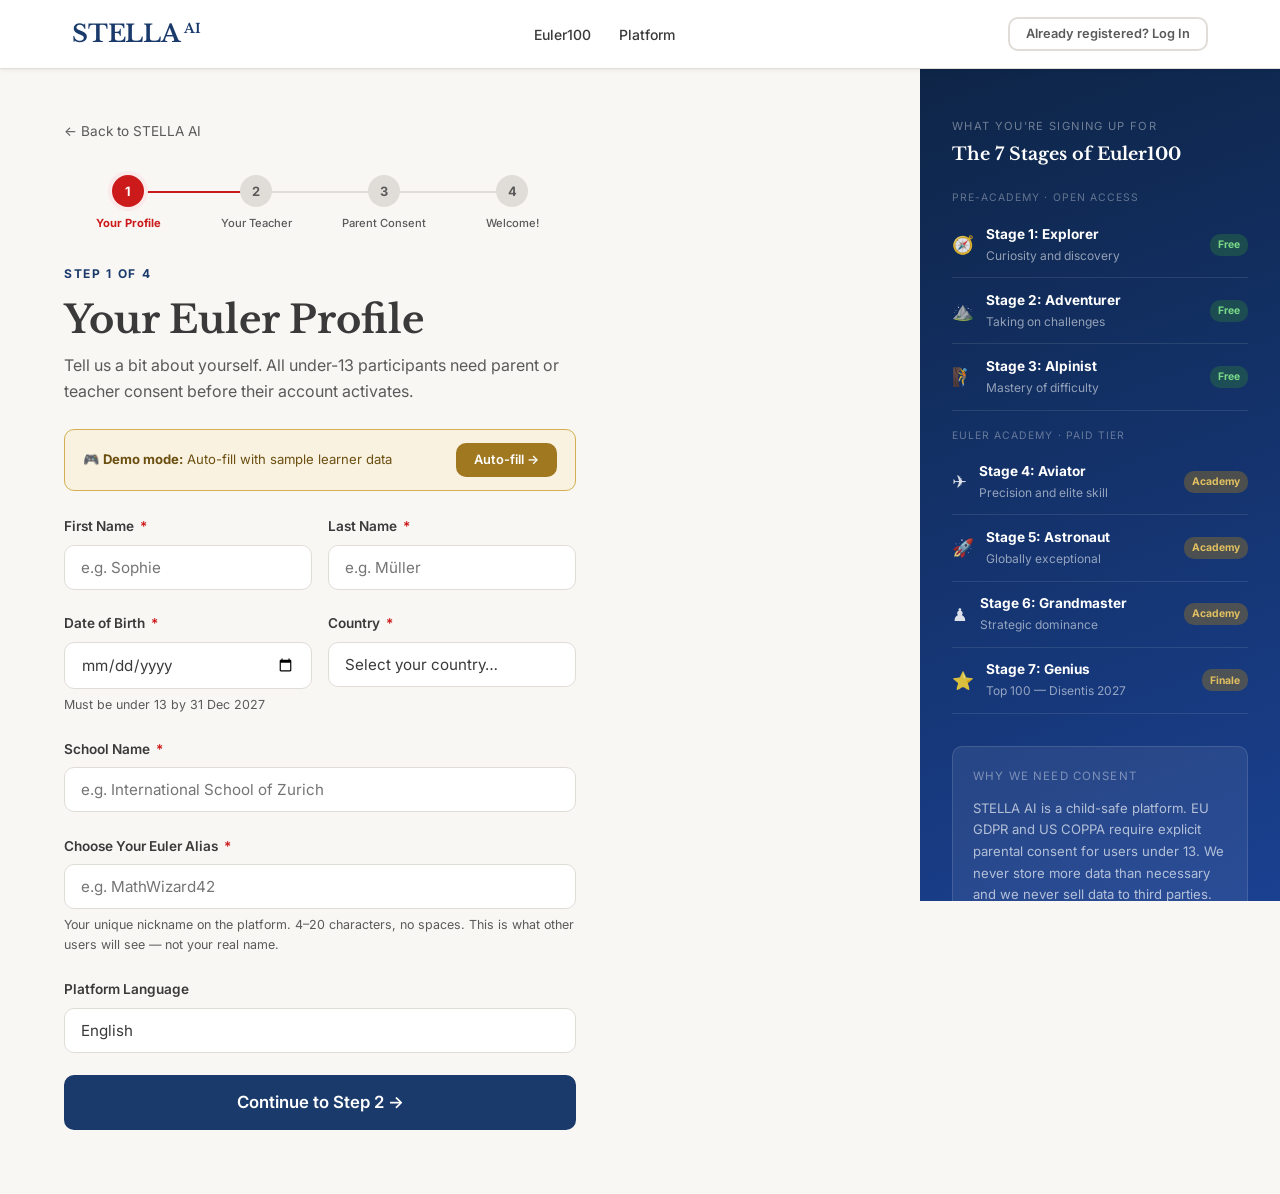
<file: register.html>
<!DOCTYPE html>
<html lang="en">
<head>
  <meta charset="UTF-8">
  <meta name="viewport" content="width=device-width, initial-scale=1.0">
  <title>Register — STELLA AI · Euler100</title>
  <link rel="stylesheet" href="styles.css">
  <style>
    body { background: var(--bg); }

    .register-layout {
      display: grid;
      grid-template-columns: 1fr 360px;
      gap: 0;
      min-height: calc(100vh - 68px);
    }
    @media (max-width: 900px) { .register-layout { grid-template-columns: 1fr; } }

    .register-main {
      padding: 3rem 4rem 4rem;
      max-width: 640px;
    }
    @media (max-width: 768px) { .register-main { padding: 2rem 1.5rem; } }

    .register-sidebar {
      background: linear-gradient(160deg, var(--stella-2) 0%, #1A4090 100%);
      padding: 3rem 2rem;
      color: rgba(255,255,255,0.85);
      position: sticky;
      top: 68px;
      height: calc(100vh - 68px);
      overflow-y: auto;
    }
    @media (max-width: 900px) { .register-sidebar { display: none; } }
    .register-sidebar h3 { color: #fff; font-size: 1.1rem; margin-bottom: 1.5rem; }

    .sidebar-stage {
      display: flex;
      gap: 0.75rem;
      align-items: center;
      padding: 0.65rem 0;
      border-bottom: 1px solid rgba(255,255,255,0.1);
      font-size: 0.83rem;
    }
    .sidebar-stage:last-child { border-bottom: none; }
    .ss-icon { font-size: 1.1rem; }
    .ss-text strong { display: block; color: #fff; font-size: 0.85rem; }
    .ss-text span { font-size: 0.75rem; color: rgba(255,255,255,0.55); }
    .ss-badge {
      margin-left: auto;
      font-size: 0.65rem;
      font-weight: 700;
      padding: 0.15rem 0.5rem;
      border-radius: 10px;
    }
    .ss-free { background: rgba(45,122,61,0.4); color: #7ADA8A; }
    .ss-paid { background: rgba(160,120,32,0.4); color: #E0C060; }

    /* Step panels */
    .step-panel { display: none; }
    .step-panel.active { display: block; animation: stepIn 0.3s ease; }
    @keyframes stepIn {
      from { opacity: 0; transform: translateX(16px); }
      to   { opacity: 1; transform: translateX(0); }
    }

    .form-row { display: grid; grid-template-columns: 1fr 1fr; gap: 1rem; }
    @media (max-width: 560px) { .form-row { grid-template-columns: 1fr; } }

    .alias-preview {
      display: inline-flex;
      align-items: center;
      gap: 0.5rem;
      padding: 0.4rem 1rem;
      background: var(--red-light);
      border-radius: 20px;
      font-weight: 700;
      font-size: 0.9rem;
      color: var(--red);
      margin-top: 0.5rem;
    }

    .consent-box {
      background: var(--bg-2);
      border: 1px solid var(--border);
      border-radius: var(--r);
      padding: 1.25rem;
      margin-bottom: 1.25rem;
    }
    .consent-box p { font-size: 0.85rem; color: var(--charcoal-2); }

    .email-sent-panel {
      background: var(--success-bg);
      border: 1px solid var(--success);
      border-radius: var(--r-lg);
      padding: 2rem;
      text-align: center;
      margin-bottom: 1.5rem;
    }
    .email-icon { font-size: 3rem; margin-bottom: 0.75rem; }
    .email-sent-panel h3 { color: var(--success); margin-bottom: 0.5rem; }
    .email-sent-panel p { font-size: 0.9rem; color: var(--charcoal-2); }

    .welcome-card {
      background: linear-gradient(135deg, #1a0808, #3A1A00);
      border-radius: var(--r-xl);
      padding: 2.5rem;
      text-align: center;
      color: var(--white);
      margin-bottom: 1.5rem;
    }
    .welcome-card .w-icon { font-size: 3.5rem; display: block; margin-bottom: 0.75rem; }
    .welcome-card h2 { color: var(--white); font-size: 1.75rem; margin-bottom: 0.5rem; }
    .welcome-card p { color: rgba(255,255,255,0.75); }
    .welcome-alias {
      background: rgba(255,255,255,0.1);
      border: 1px solid rgba(255,255,255,0.2);
      border-radius: var(--r);
      padding: 0.75rem 1.25rem;
      margin: 1.25rem 0;
      display: inline-block;
    }
    .welcome-alias .label { font-size: 0.72rem; text-transform: uppercase; letter-spacing: 0.1em; color: rgba(255,255,255,0.5); }
    .welcome-alias .value { font-family: var(--serif); font-size: 1.4rem; color: var(--gold); font-weight: 700; }

    .info-pill {
      display: flex;
      gap: 0.5rem;
      align-items: center;
      padding: 0.6rem 1rem;
      background: var(--bg-2);
      border-radius: var(--r);
      border: 1px solid var(--border);
      font-size: 0.8rem;
      color: var(--charcoal-2);
      margin-bottom: 0.5rem;
    }
    .info-pill strong { color: var(--charcoal); }
  </style>
</head>
<body>

<!-- Nav -->
<nav class="nav">
  <div class="nav-inner">
    <a href="stella.html" class="nav-logo stella-logo">STELLA <span style="font-size:0.55em;vertical-align:super;">AI</span></a>
    <ul class="nav-links">
      <li><a href="index.html">Euler100</a></li>
      <li><a href="stella.html">Platform</a></li>
    </ul>
    <div class="nav-actions">
      <a href="dashboard.html" class="btn btn-ghost btn-sm">Already registered? Log In</a>
    </div>
  </div>
</nav>

<div class="register-layout">

  <!-- Main content -->
  <div class="register-main">
    <div style="margin-bottom:2rem;">
      <a href="stella.html" style="font-size:0.85rem;color:var(--charcoal-2);text-decoration:none;">← Back to STELLA AI</a>
    </div>

    <!-- Progress bar -->
    <div class="progress-bar mb-4" id="progressBar">
      <div class="progress-step active" id="ps1">
        <div class="p-dot">1</div>
        <div class="p-label">Your Profile</div>
      </div>
      <div class="progress-step" id="ps2">
        <div class="p-dot">2</div>
        <div class="p-label">Your Teacher</div>
      </div>
      <div class="progress-step" id="ps3">
        <div class="p-dot">3</div>
        <div class="p-label">Parent Consent</div>
      </div>
      <div class="progress-step" id="ps4">
        <div class="p-dot">4</div>
        <div class="p-label">Welcome!</div>
      </div>
    </div>

    <!-- ===== STEP 1: Profile ===== -->
    <div class="step-panel active" id="step1">
      <span class="eyebrow stella">Step 1 of 4</span>
      <h2>Your Euler Profile</h2>
      <p class="text-muted mt-1 mb-3">Tell us a bit about yourself. All under-13 participants need parent or teacher consent before their account activates.</p>

      <!-- Demo quick-fill button -->
      <div style="margin-bottom:1.5rem;padding:0.85rem 1.1rem;background:var(--gold-light);border:1px solid #D4B055;border-radius:var(--r);display:flex;align-items:center;justify-content:space-between;gap:1rem;flex-wrap:wrap;">
        <span style="font-size:0.82rem;color:#6B4F10;">🎮 <strong>Demo mode:</strong> Auto-fill with sample learner data</span>
        <button class="btn btn-gold btn-sm" onclick="demoFill()">Auto-fill →</button>
      </div>

      <div id="step1-alert" style="display:none;margin-bottom:1rem;padding:0.85rem 1.1rem;background:var(--red-light);border:1px solid var(--red);border-radius:var(--r);font-size:0.875rem;color:var(--red-dark);"></div>

      <div class="form-row">
        <div class="form-group">
          <label>First Name <span class="req">*</span></label>
          <input type="text" id="f_fname" placeholder="e.g. Sophie">
        </div>
        <div class="form-group">
          <label>Last Name <span class="req">*</span></label>
          <input type="text" id="f_lname" placeholder="e.g. Müller">
        </div>
      </div>

      <div class="form-row">
        <div class="form-group">
          <label>Date of Birth <span class="req">*</span></label>
          <input type="date" id="f_dob">
          <div class="field-hint">Must be under 13 by 31 Dec 2027</div>
        </div>
        <div class="form-group">
          <label>Country <span class="req">*</span></label>
          <select id="f_country">
            <option value="">Select your country…</option>
            <option value="Switzerland">Switzerland 🇨🇭</option>
            <option value="United Kingdom">United Kingdom 🇬🇧</option>
            <option value="United States">United States 🇺🇸</option>
            <option value="France">France 🇫🇷</option>
            <option value="Germany">Germany 🇩🇪</option>
            <option value="Spain">Spain 🇪🇸</option>
            <option value="India">India 🇮🇳</option>
            <option value="Brazil">Brazil 🇧🇷</option>
            <option value="Canada">Canada 🇨🇦</option>
            <option value="Australia">Australia 🇦🇺</option>
            <option value="Singapore">Singapore 🇸🇬</option>
            <option value="South Africa">South Africa 🇿🇦</option>
            <option value="Other">Other</option>
          </select>
        </div>
      </div>

      <div class="form-group">
        <label>School Name <span class="req">*</span></label>
        <input type="text" id="f_school" placeholder="e.g. International School of Zurich">
      </div>

      <div class="form-group">
        <label>Choose Your Euler Alias <span class="req">*</span></label>
        <input type="text" id="f_alias" placeholder="e.g. MathWizard42" maxlength="20" oninput="updateAliasPreview()">
        <div class="field-hint">Your unique nickname on the platform. 4–20 characters, no spaces. This is what other users will see — not your real name.</div>
        <div id="alias-preview" style="display:none;" class="alias-preview">🧭 <span id="alias-val"></span></div>
        <div class="field-error" id="alias-error">Alias must be 4–20 characters with no spaces.</div>
      </div>

      <div class="form-group">
        <label>Platform Language</label>
        <select id="f_lang">
          <option>English</option>
          <option>French</option>
          <option>German</option>
          <option>Spanish</option>
        </select>
      </div>

      <button class="btn btn-stella btn-lg btn-full" onclick="goToStep2()">Continue to Step 2 →</button>
    </div>

    <!-- ===== STEP 2: Teacher ===== -->
    <div class="step-panel" id="step2">
      <span class="eyebrow stella">Step 2 of 4</span>
      <h2>Your Teacher</h2>
      <p class="text-muted mt-1 mb-3">Provide your teacher's details. Your teacher will be listed as your responsible adult contact on the platform. This helps us keep Euler100 safe for all participants.</p>

      <div class="alert alert-info" style="font-size:0.85rem;">
        💡 <strong>No teacher?</strong> You can skip this step and use parent consent only in Step 3. Your teacher's details are optional but help us verify your school.
      </div>

      <div class="form-row">
        <div class="form-group">
          <label>Teacher First Name</label>
          <input type="text" id="t_fname" placeholder="e.g. Elena">
        </div>
        <div class="form-group">
          <label>Teacher Last Name</label>
          <input type="text" id="t_lname" placeholder="e.g. Rossi">
        </div>
      </div>

      <div class="form-group">
        <label>Teacher School Email</label>
        <input type="email" id="t_email" placeholder="e.g. e.rossi@isz.ch">
        <div class="field-hint">We'll send your teacher a notification that you've registered for Euler100.</div>
      </div>

      <div class="form-group">
        <label>Class / Year Group</label>
        <input type="text" id="t_class" placeholder="e.g. Year 7B or Grade 6">
      </div>

      <div style="display:flex;gap:1rem;flex-wrap:wrap;margin-top:0.5rem;">
        <button class="btn btn-ghost" onclick="goToStep(1)">← Back</button>
        <button class="btn btn-stella btn-lg" style="flex:1;" onclick="goToStep3()">Continue to Step 3 →</button>
      </div>
    </div>

    <!-- ===== STEP 3: Parent Consent ===== -->
    <div class="step-panel" id="step3">
      <span class="eyebrow stella">Step 3 of 4</span>
      <h2>Parent Permission</h2>
      <p class="text-muted mt-1 mb-3">By law, we need a parent or guardian's consent before your account can be activated. Please provide their details below.</p>

      <div class="consent-box">
        <p>We will send a permission request to your parent or guardian. They will receive a simple email with a link to approve your registration. Your account is not active until they click "Approve".</p>
      </div>

      <div class="form-row">
        <div class="form-group">
          <label>Parent / Guardian First Name <span class="req">*</span></label>
          <input type="text" id="p_fname" placeholder="e.g. Hans">
        </div>
        <div class="form-group">
          <label>Parent / Guardian Last Name <span class="req">*</span></label>
          <input type="text" id="p_lname" placeholder="e.g. Müller">
        </div>
      </div>

      <div class="form-group">
        <label>Parent / Guardian Email Address <span class="req">*</span></label>
        <input type="email" id="p_email" placeholder="e.g. hans.muller@email.com">
        <div class="field-hint">We will send only one email. No marketing emails will be sent without separate consent.</div>
      </div>

      <div class="form-group">
        <label>Relationship to Child <span class="req">*</span></label>
        <select id="p_rel">
          <option>Mother</option>
          <option>Father</option>
          <option>Guardian</option>
          <option>Other</option>
        </select>
      </div>

      <div class="form-group">
        <label style="display:flex;gap:0.75rem;align-items:flex-start;font-weight:400;cursor:pointer;">
          <input type="checkbox" id="p_agree" style="width:auto;margin-top:3px;">
          <span style="font-size:0.85rem;color:var(--charcoal-2);">I confirm that I am the child's parent or guardian and that the information provided is accurate. I understand that a consent email will be sent to the address above.</span>
        </label>
      </div>

      <div style="display:flex;gap:1rem;flex-wrap:wrap;margin-top:0.5rem;">
        <button class="btn btn-ghost" onclick="goToStep(2)">← Back</button>
        <button class="btn btn-stella btn-lg" style="flex:1;" onclick="sendConsent()">Send Permission Request →</button>
      </div>
      <div class="field-error show" id="step3-error" style="margin-top:0.75rem;display:none;"></div>
    </div>

    <!-- ===== STEP 3b: Email Sent ===== -->
    <div class="step-panel" id="step3b">
      <div class="email-sent-panel">
        <div class="email-icon">📧</div>
        <h3>Permission Request Sent!</h3>
        <p>We've sent a consent email to <strong id="parent-email-display"></strong>.<br>Ask your parent to check their inbox and click the approval link.</p>
      </div>
      <p class="text-sm text-muted mb-3" style="text-align:center;">In a real deployment, you would wait for your parent to click the link in their email. For this demo, click below to simulate approval.</p>

      <!-- Demo-only button to simulate parent approval -->
      <button class="btn btn-success btn-lg btn-full" onclick="simulateApproval()" style="gap:0.75rem;">
        ✉️ Simulate: Parent clicked "I Approve" in email →
      </button>
      <div style="text-align:center;margin-top:1rem;">
        <a href="#" style="font-size:0.82rem;color:var(--charcoal-2);">Re-send the email</a>
      </div>
    </div>

    <!-- ===== STEP 4: Welcome ===== -->
    <div class="step-panel" id="step4">
      <div class="welcome-card">
        <span class="w-icon">🎉</span>
        <h2>Welcome to Euler100!</h2>
        <p>Your account is active. Your Euler journey begins now.</p>
        <div class="welcome-alias">
          <div class="label">Your Euler Alias</div>
          <div class="value" id="welcome-alias-display">—</div>
        </div>
        <p style="font-size:0.82rem;color:rgba(255,255,255,0.6);">This is the name others will see. Your real name stays private.</p>
      </div>

      <div style="margin-bottom:1.5rem;">
        <div class="info-pill"><span>🧭</span> <span>Stage 1: <strong>Explorer</strong> — unlocked and ready</span></div>
        <div class="info-pill"><span>🌍</span> <span>Community access: <strong>Class level</strong> (Euler Club)</span></div>
        <div class="info-pill"><span>🤖</span> <span>STELLA AI tutor: <strong>Active</strong></span></div>
        <div class="info-pill"><span>✅</span> <span>Parent consent: <strong>Confirmed</strong></span></div>
      </div>

      <div class="alert alert-success">
        🏁 <strong>You're all set!</strong> Start Stage 1: Explorer with your AI tutor. Complete 5 maths questions to advance to Stage 2: Adventurer.
      </div>

      <a href="dashboard.html" class="btn btn-primary btn-lg btn-full" style="margin-top:0.5rem;">Go to My Dashboard →</a>
    </div>
  </div>

  <!-- Sidebar -->
  <div class="register-sidebar">
    <div style="font-size:0.7rem;text-transform:uppercase;letter-spacing:0.12em;color:rgba(255,255,255,0.4);margin-bottom:0.5rem;">What you're signing up for</div>
    <h3>The 7 Stages of Euler100</h3>
    <div style="font-size:0.65rem;text-transform:uppercase;letter-spacing:0.1em;color:rgba(255,255,255,0.35);margin:0.5rem 0 0.35rem;">Pre-Academy · Open Access</div>
    <div class="sidebar-stage">
      <span class="ss-icon">🧭</span>
      <div class="ss-text"><strong>Stage 1: Explorer</strong><span>Curiosity and discovery</span></div>
      <span class="ss-badge ss-free">Free</span>
    </div>
    <div class="sidebar-stage">
      <span class="ss-icon">⛰️</span>
      <div class="ss-text"><strong>Stage 2: Adventurer</strong><span>Taking on challenges</span></div>
      <span class="ss-badge ss-free">Free</span>
    </div>
    <div class="sidebar-stage">
      <span class="ss-icon">🧗</span>
      <div class="ss-text"><strong>Stage 3: Alpinist</strong><span>Mastery of difficulty</span></div>
      <span class="ss-badge ss-free">Free</span>
    </div>
    <div style="font-size:0.65rem;text-transform:uppercase;letter-spacing:0.1em;color:rgba(255,255,255,0.35);margin:1rem 0 0.35rem;">Euler Academy · Paid Tier</div>
    <div class="sidebar-stage">
      <span class="ss-icon">✈️</span>
      <div class="ss-text"><strong>Stage 4: Aviator</strong><span>Precision and elite skill</span></div>
      <span class="ss-badge ss-paid">Academy</span>
    </div>
    <div class="sidebar-stage">
      <span class="ss-icon">🚀</span>
      <div class="ss-text"><strong>Stage 5: Astronaut</strong><span>Globally exceptional</span></div>
      <span class="ss-badge ss-paid">Academy</span>
    </div>
    <div class="sidebar-stage">
      <span class="ss-icon">♟️</span>
      <div class="ss-text"><strong>Stage 6: Grandmaster</strong><span>Strategic dominance</span></div>
      <span class="ss-badge ss-paid">Academy</span>
    </div>
    <div class="sidebar-stage">
      <span class="ss-icon">⭐</span>
      <div class="ss-text"><strong>Stage 7: Genius</strong><span>Top 100 — Disentis 2027</span></div>
      <span class="ss-badge ss-paid">Finale</span>
    </div>

    <div style="margin-top:2rem;padding:1.25rem;background:rgba(255,255,255,0.07);border-radius:var(--r);border:1px solid rgba(255,255,255,0.12);">
      <div style="font-size:0.72rem;text-transform:uppercase;letter-spacing:0.1em;color:rgba(255,255,255,0.4);margin-bottom:0.75rem;">Why we need consent</div>
      <p style="font-size:0.82rem;color:rgba(255,255,255,0.65);">STELLA AI is a child-safe platform. EU GDPR and US COPPA require explicit parental consent for users under 13. We never store more data than necessary and we never sell data to third parties.</p>
    </div>

    <div style="margin-top:1.5rem;text-align:center;">
      <a href="index.html" style="font-size:0.8rem;color:rgba(255,255,255,0.4);">← Back to euler.swiss</a>
    </div>
  </div>

</div>

<script>
  const steps = [null, 'step1','step2','step3','step3b','step4'];
  const pSteps = [null, 'ps1','ps2','ps3','ps4'];
  let currentStep = 1;
  let studentAlias = '';

  function showStep(n) {
    document.querySelectorAll('.step-panel').forEach(p => p.classList.remove('active'));
    const panel = document.getElementById(n === '3b' ? 'step3b' : 'step' + n);
    if (panel) panel.classList.add('active');
  }

  function setProgress(n) {
    document.querySelectorAll('.progress-step').forEach((el, i) => {
      el.classList.remove('active','done');
      if (i < n - 1) el.classList.add('done');
      else if (i === n - 1) el.classList.add('active');
    });
    // Update dots text for done steps
    document.querySelectorAll('.progress-step.done .p-dot').forEach(d => { if (!d.textContent.includes('✓')) d.textContent = '✓'; });
  }

  function updateAliasPreview() {
    const v = document.getElementById('f_alias').value.trim();
    const pre = document.getElementById('alias-preview');
    const val = document.getElementById('alias-val');
    const err = document.getElementById('alias-error');
    if (v.length >= 4) {
      pre.style.display = 'inline-flex';
      val.textContent = v;
      err.style.display = 'none';
    } else {
      pre.style.display = 'none';
    }
  }

  function goToStep(n) {
    showStep(n);
    setProgress(n);
    currentStep = n;
    window.scrollTo({ top: 0, behavior: 'smooth' });
  }

  function demoFill() {
    document.getElementById('f_fname').value = 'Hansie';
    document.getElementById('f_lname').value = 'Slim';
    document.getElementById('f_dob').value = '2016-03-15';
    document.getElementById('f_country').value = 'South Africa';
    document.getElementById('f_school').value = 'Hoërskool Brackenfell';
    document.getElementById('f_alias').value = 'Slimmie123';
    updateAliasPreview();
  }

  function goToStep2() {
    const fname = document.getElementById('f_fname').value.trim();
    const lname = document.getElementById('f_lname').value.trim();
    const dob   = document.getElementById('f_dob').value;
    const country = document.getElementById('f_country').value;
    const school  = document.getElementById('f_school').value.trim();
    const alias   = document.getElementById('f_alias').value.trim();
    const alertEl = document.getElementById('step1-alert');

    alertEl.style.display = 'none';

    if (!fname || !lname) { showAlert(alertEl, '⚠️ Please enter your first and last name.'); return; }
    if (!dob)             { showAlert(alertEl, '⚠️ Please enter your date of birth.'); return; }
    if (!country)         { showAlert(alertEl, '⚠️ Please select your country.'); return; }
    if (!school)          { showAlert(alertEl, '⚠️ Please enter your school name.'); return; }
    if (alias.length < 4 || alias.includes(' ')) { showAlert(alertEl, '⚠️ Your Euler Alias must be 4–20 characters with no spaces.'); return; }
    studentAlias = alias;
    // Save to localStorage for other pages
    localStorage.setItem('e100_alias', alias);
    localStorage.setItem('e100_name', fname);
    localStorage.setItem('e100_school', school);
    localStorage.setItem('e100_country', country);
    localStorage.setItem('e100_stage', '1');
    localStorage.setItem('e100_registered', 'yes');
    goToStep(2);
  }

  function goToStep3() {
    // Teacher is optional — just go to step 3
    const tf = document.getElementById('t_fname').value.trim();
    const tl = document.getElementById('t_lname').value.trim();
    if (tf) localStorage.setItem('e100_teacher', tf + (tl ? ' ' + tl : ''));
    goToStep(3);
  }

  function sendConsent() {
    const pf    = document.getElementById('p_fname').value.trim();
    const pe    = document.getElementById('p_email').value.trim();
    const agree = document.getElementById('p_agree').checked;
    const errEl = document.getElementById('step3-error');

    if (!pf)         { showErr(errEl, 'Please enter the parent or guardian name.'); return; }
    if (!pe || !pe.includes('@')) { showErr(errEl, 'Please enter a valid parent email address.'); return; }
    if (!agree)      { showErr(errEl, 'Please confirm that you are the parent or guardian.'); return; }

    errEl.style.display = 'none';
    document.getElementById('parent-email-display').textContent = pe;
    showStep('3b');
    setProgress(3);
    window.scrollTo({ top: 0, behavior: 'smooth' });
  }

  function simulateApproval() {
    document.getElementById('welcome-alias-display').textContent = studentAlias || localStorage.getItem('e100_alias') || 'MathWizard42';
    goToStep(4);
    setProgress(4);
  }

  function showAlert(el, msg) {
    el.textContent = msg;
    el.style.display = 'block';
    el.scrollIntoView({ behavior: 'smooth', block: 'center' });
  }

  function showErr(el, msg) {
    el.textContent = msg;
    el.style.display = 'block';
  }

  // Pre-fill alias if returning
  window.addEventListener('load', () => {
    const saved = localStorage.getItem('e100_alias');
    if (saved) {
      document.getElementById('f_alias').value = saved;
      updateAliasPreview();
    }
  });
</script>
</body>
</html>
</file>
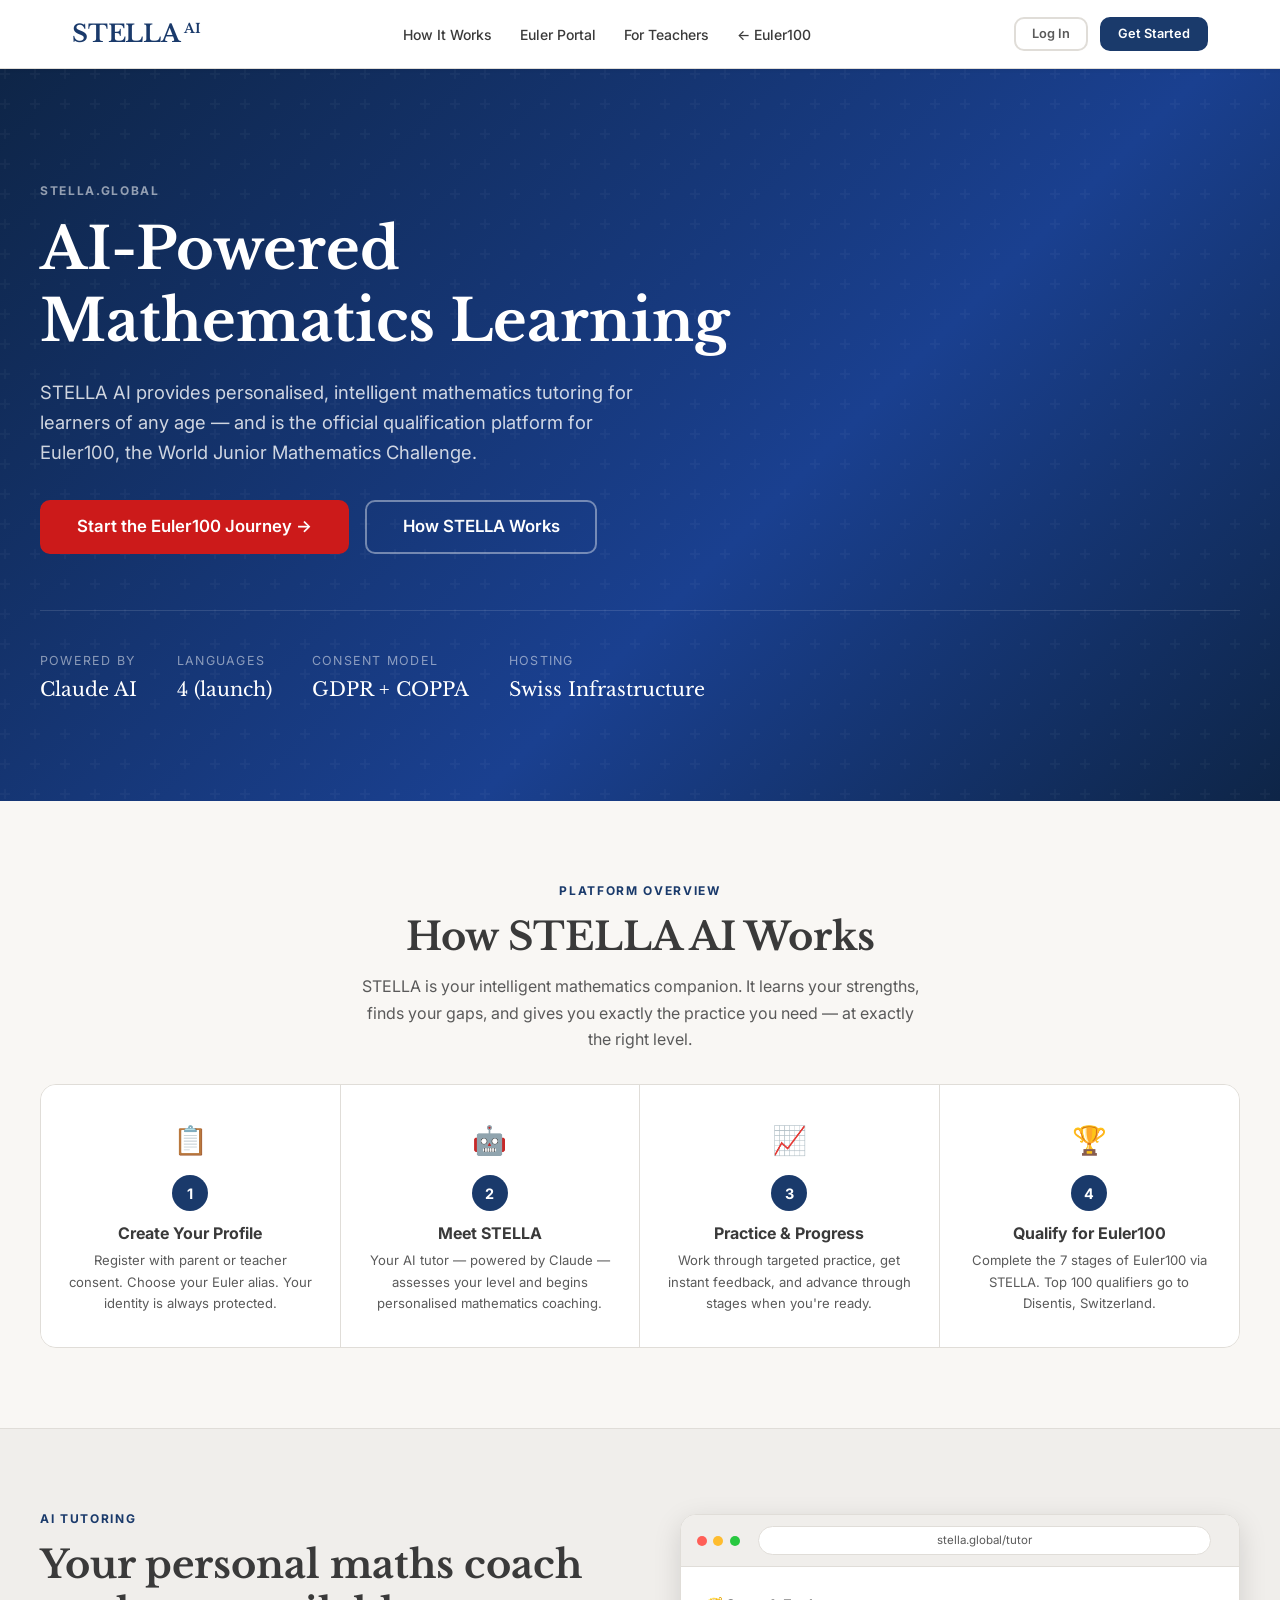
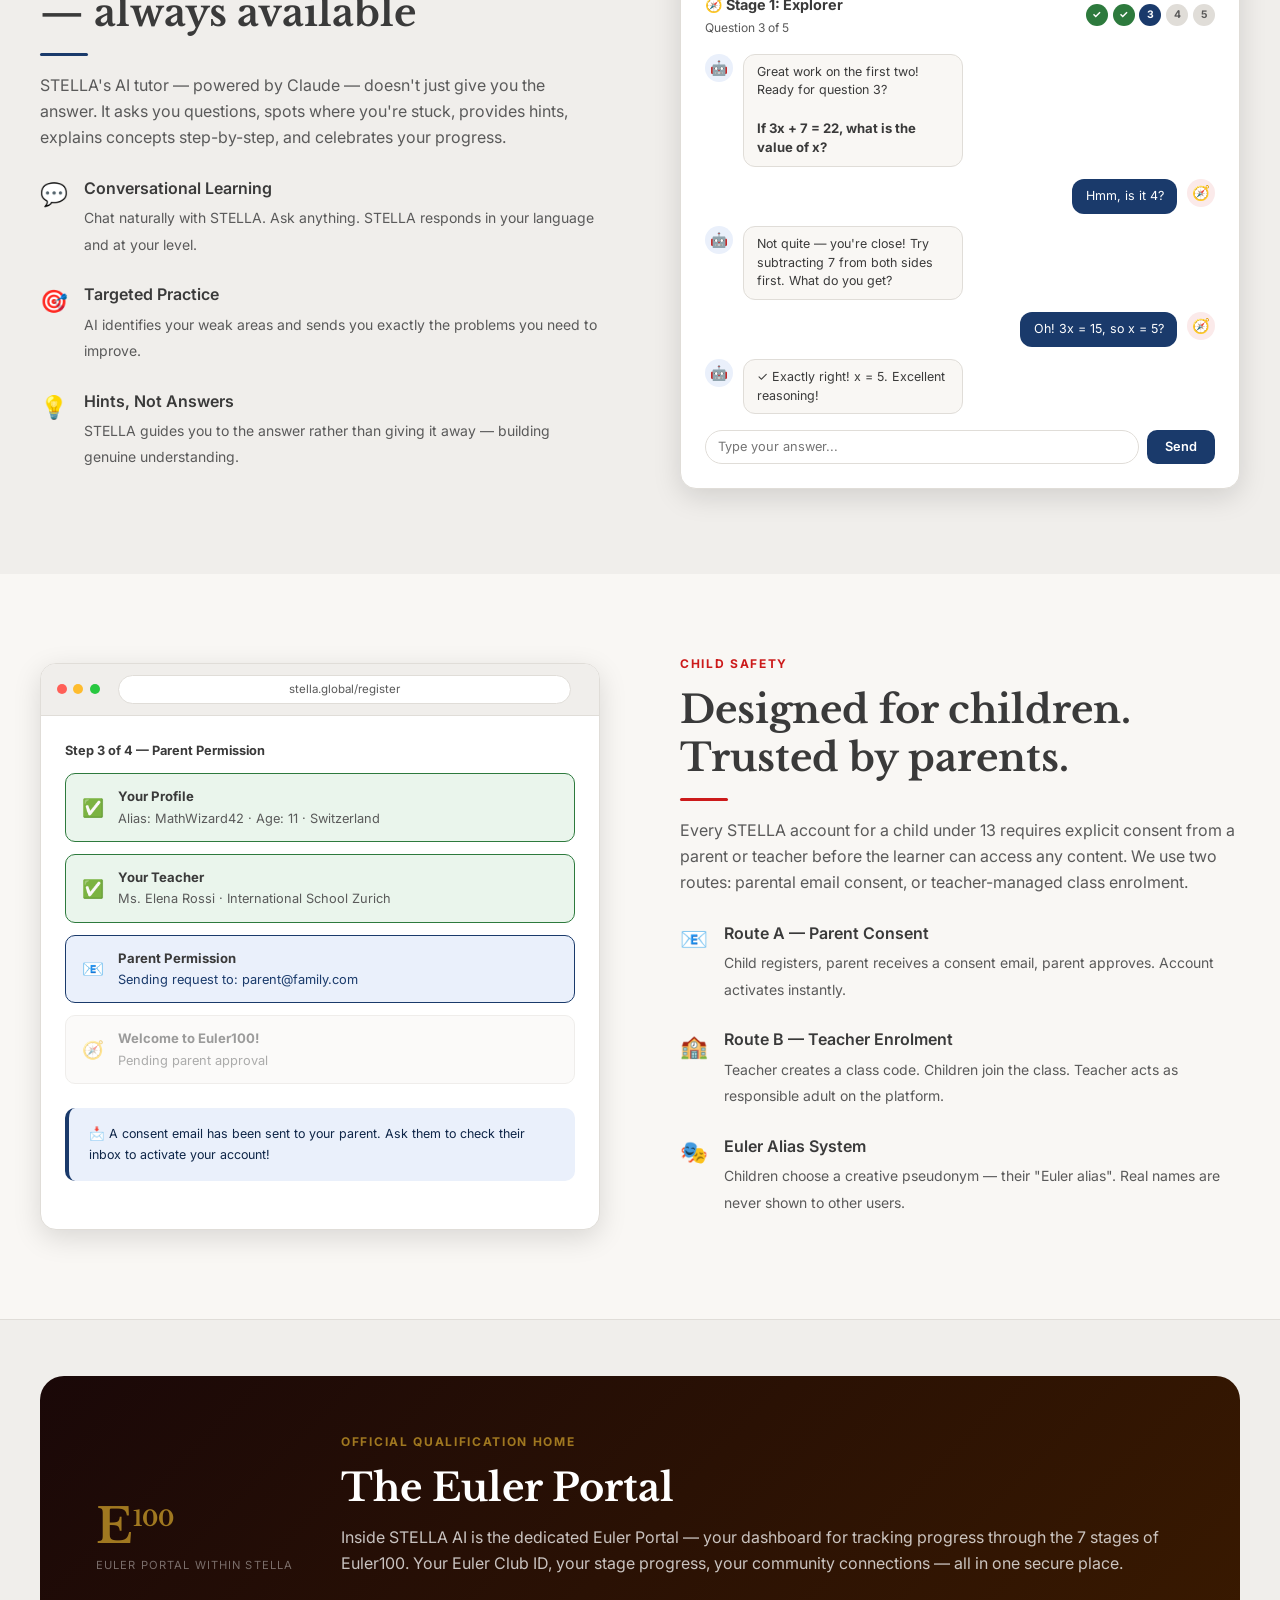
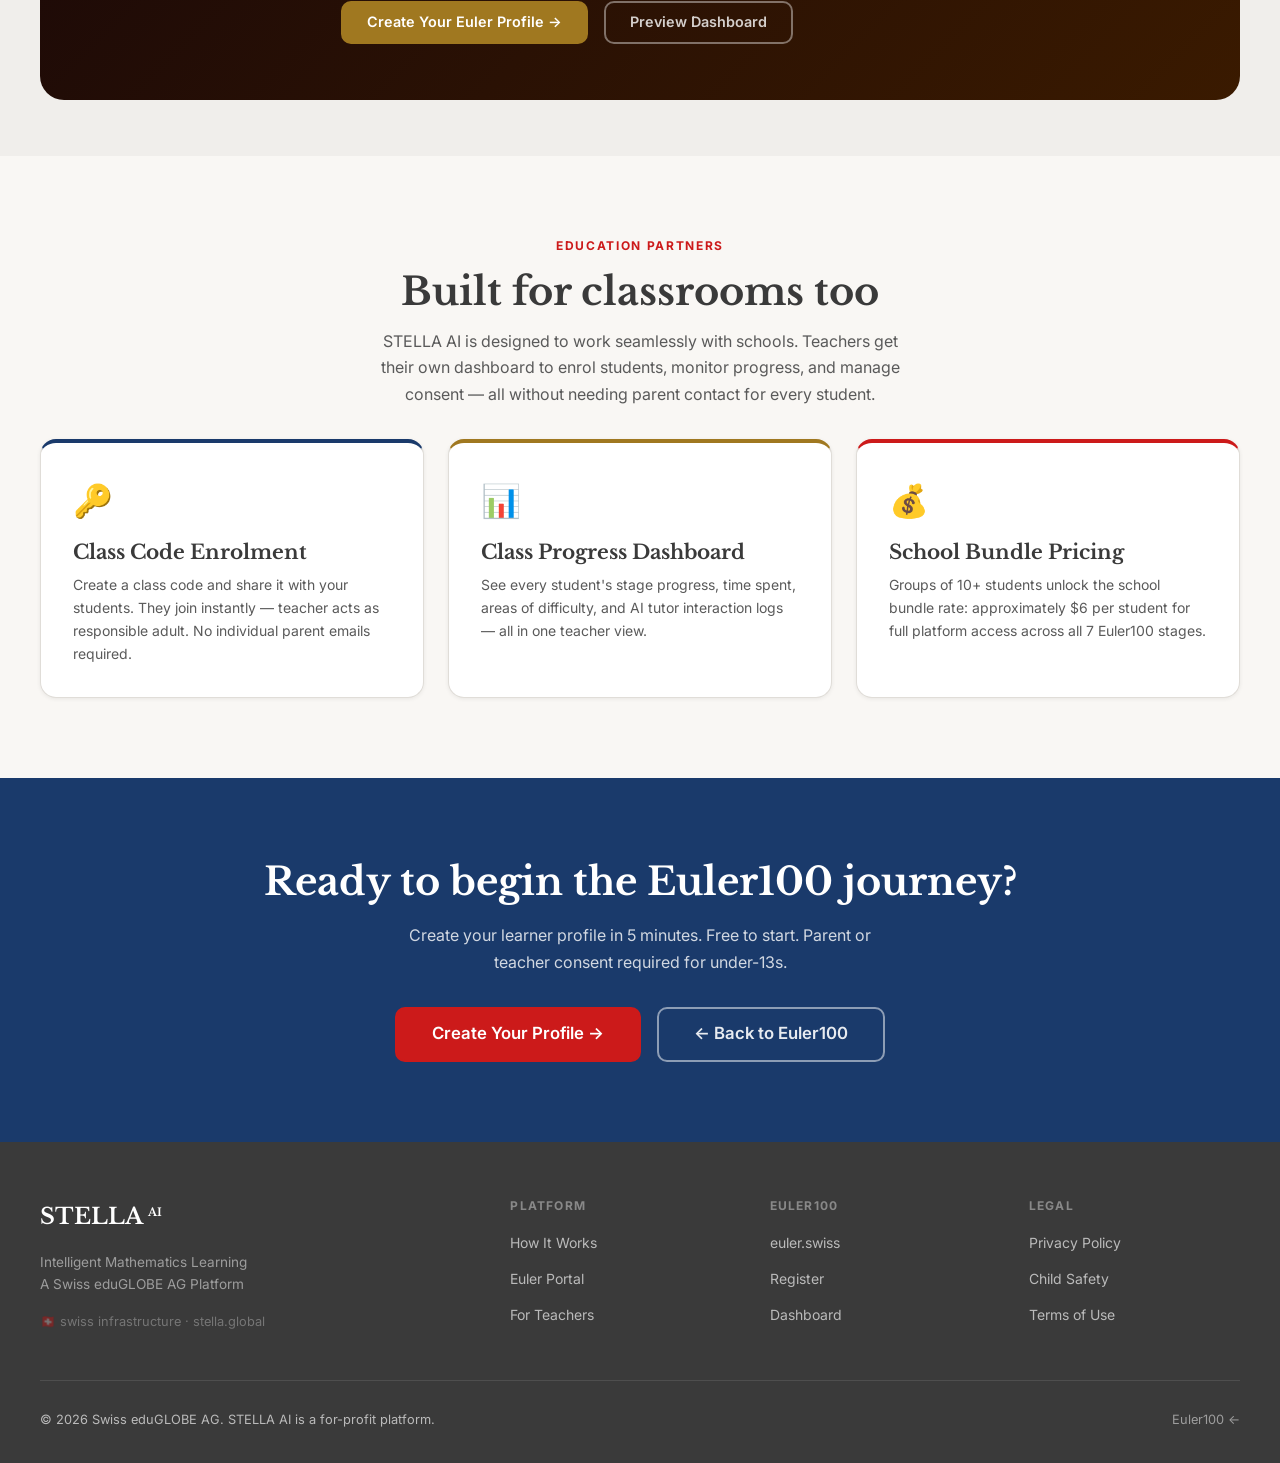
<file: stella.html>
<!DOCTYPE html>
<html lang="en">
<head>
  <meta charset="UTF-8">
  <meta name="viewport" content="width=device-width, initial-scale=1.0">
  <title>STELLA AI — Intelligent Mathematics Learning Platform</title>
  <link rel="stylesheet" href="styles.css">
  <style>
    .hero-stella { background: linear-gradient(135deg, var(--stella-2) 0%, #1A4090 60%, #0E2547 100%); }
    .hero-stella p { color: rgba(255,255,255,0.8); }

    .how-grid {
      display: grid;
      grid-template-columns: repeat(4, 1fr);
      gap: 0;
      border: 1px solid var(--border);
      border-radius: var(--r-lg);
      overflow: hidden;
    }
    @media (max-width: 768px) { .how-grid { grid-template-columns: 1fr 1fr; } }
    .how-item {
      padding: 2rem 1.5rem;
      border-right: 1px solid var(--border);
      background: var(--white);
      text-align: center;
    }
    .how-item:last-child { border-right: none; }
    .how-num {
      width: 36px; height: 36px; border-radius: 50%;
      background: var(--stella);
      color: #fff; font-weight: 700; font-size: 0.9rem;
      display: flex; align-items: center; justify-content: center;
      margin: 0 auto 0.75rem;
    }
    .how-icon { font-size: 1.75rem; margin-bottom: 0.75rem; }
    .how-item h4 { margin-bottom: 0.4rem; }
    .how-item p { font-size: 0.82rem; }

    .feature-row {
      display: grid;
      grid-template-columns: 1fr 1fr;
      gap: 5rem;
      align-items: center;
    }
    @media (max-width: 768px) { .feature-row { grid-template-columns: 1fr; gap: 2.5rem; } }
    .feature-row.reverse { direction: rtl; }
    .feature-row.reverse > * { direction: ltr; }

    .screen-mock {
      background: var(--white);
      border: 1px solid var(--border);
      border-radius: var(--r-lg);
      box-shadow: var(--shadow-lg);
      overflow: hidden;
    }
    .screen-bar {
      background: var(--bg-2);
      padding: 0.7rem 1rem;
      border-bottom: 1px solid var(--border);
      display: flex;
      align-items: center;
      gap: 0.4rem;
    }
    .screen-dot { width: 10px; height: 10px; border-radius: 50%; }
    .screen-url {
      flex: 1;
      background: var(--white);
      border: 1px solid var(--border);
      border-radius: 20px;
      padding: 0.25rem 0.75rem;
      font-size: 0.72rem;
      color: var(--charcoal-2);
      text-align: center;
      margin: 0 0.75rem;
    }
    .screen-body { padding: 1.5rem; }

    .chat-preview {
      display: flex;
      flex-direction: column;
      gap: 0.75rem;
    }
    .cp-msg {
      display: flex;
      gap: 0.6rem;
      align-items: flex-start;
    }
    .cp-msg.right { flex-direction: row-reverse; }
    .cp-avatar {
      width: 28px; height: 28px; border-radius: 50%;
      background: var(--stella-light);
      display: flex; align-items: center; justify-content: center;
      font-size: 0.9rem; flex-shrink: 0;
    }
    .cp-msg.right .cp-avatar { background: var(--red-light); }
    .cp-bubble {
      padding: 0.5rem 0.85rem;
      border-radius: 12px;
      font-size: 0.78rem;
      max-width: 220px;
      line-height: 1.5;
    }
    .cp-msg.left .cp-bubble { background: var(--bg); border: 1px solid var(--border); }
    .cp-msg.right .cp-bubble { background: var(--stella); color: #fff; }

    .consent-flow {
      display: flex;
      flex-direction: column;
      gap: 0.75rem;
    }
    .cf-step {
      display: flex;
      gap: 0.85rem;
      align-items: center;
      padding: 0.75rem 1rem;
      background: var(--bg);
      border-radius: var(--r);
      border: 1px solid var(--border);
    }
    .cf-step.done { background: var(--success-bg); border-color: var(--success); }
    .cf-icon { font-size: 1.1rem; }
    .cf-text { font-size: 0.8rem; }
    .cf-text strong { display: block; font-size: 0.82rem; }

    .euler-portal-card {
      background: linear-gradient(135deg, #1A0808 0%, #3A1A00 100%);
      border-radius: var(--r-xl);
      padding: 3.5rem;
      color: var(--white);
      display: flex;
      gap: 3rem;
      align-items: center;
    }
    @media (max-width: 768px) { .euler-portal-card { flex-direction: column; padding: 2rem; gap: 2rem; } }
    .ep-logo { font-family: var(--serif); font-size: 3rem; font-weight: 700; color: var(--gold); white-space: nowrap; line-height: 1; }
    .ep-logo sup { font-size: 0.45em; }
    .euler-portal-card h2 { color: var(--white); margin-bottom: 0.75rem; }
    .euler-portal-card p { color: rgba(255,255,255,0.75); margin-bottom: 1.5rem; }

    .teacher-feature {
      display: grid;
      grid-template-columns: 1fr 1fr 1fr;
      gap: 1.5rem;
    }
    @media (max-width: 680px) { .teacher-feature { grid-template-columns: 1fr; } }

    .pricing-cta {
      background: var(--stella-light);
      border: 1px solid #c5d4f0;
      border-radius: var(--r-xl);
      padding: 3rem;
      text-align: center;
    }
  </style>
</head>
<body>

<!-- Nav -->
<nav class="nav">
  <div class="nav-inner">
    <a href="stella.html" class="nav-logo stella-logo">STELLA <span style="font-size:0.55em;vertical-align:super;">AI</span></a>
    <ul class="nav-links">
      <li><a href="#how-stella">How It Works</a></li>
      <li><a href="#euler-portal">Euler Portal</a></li>
      <li><a href="#for-teachers">For Teachers</a></li>
      <li><a href="index.html">← Euler100</a></li>
    </ul>
    <div class="nav-actions">
      <a href="dashboard.html" class="btn btn-ghost btn-sm">Log In</a>
      <a href="register.html" class="btn btn-stella btn-sm">Get Started</a>
    </div>
  </div>
</nav>

<!-- Hero -->
<section class="hero hero-stella">
  <div class="hero-inner">
    <span class="eyebrow" style="color:rgba(255,255,255,0.55);">stella.global</span>
    <h1>AI-Powered<br>Mathematics Learning</h1>
    <p>STELLA AI provides personalised, intelligent mathematics tutoring for learners of any age — and is the official qualification platform for Euler100, the World Junior Mathematics Challenge.</p>
    <div class="hero-actions mt-3">
      <a href="register.html" class="btn btn-primary btn-lg">Start the Euler100 Journey →</a>
      <a href="#how-stella" class="btn btn-outline btn-lg" style="color:#fff;border-color:rgba(255,255,255,0.4);">How STELLA Works</a>
    </div>
    <div class="hero-meta">
      <div class="hero-stat">
        <div class="label">Powered by</div>
        <div class="value" style="font-size:1.2rem;">Claude AI</div>
      </div>
      <div class="hero-stat">
        <div class="label">Languages</div>
        <div class="value" style="font-size:1.2rem;">4 (launch)</div>
      </div>
      <div class="hero-stat">
        <div class="label">Consent model</div>
        <div class="value" style="font-size:1.2rem;">GDPR + COPPA</div>
      </div>
      <div class="hero-stat">
        <div class="label">Hosting</div>
        <div class="value" style="font-size:1.2rem;">Swiss Infrastructure</div>
      </div>
    </div>
  </div>
</section>

<!-- How STELLA works -->
<section class="section" id="how-stella">
  <div class="container">
    <div class="text-center mb-4">
      <span class="eyebrow stella">Platform Overview</span>
      <h2>How STELLA AI Works</h2>
      <p class="mt-2" style="max-width:560px;margin:0.75rem auto 0;">STELLA is your intelligent mathematics companion. It learns your strengths, finds your gaps, and gives you exactly the practice you need — at exactly the right level.</p>
    </div>
    <div class="how-grid">
      <div class="how-item">
        <div class="how-icon">📋</div>
        <div class="how-num">1</div>
        <h4>Create Your Profile</h4>
        <p class="text-muted">Register with parent or teacher consent. Choose your Euler alias. Your identity is always protected.</p>
      </div>
      <div class="how-item">
        <div class="how-icon">🤖</div>
        <div class="how-num">2</div>
        <h4>Meet STELLA</h4>
        <p class="text-muted">Your AI tutor — powered by Claude — assesses your level and begins personalised mathematics coaching.</p>
      </div>
      <div class="how-item">
        <div class="how-icon">📈</div>
        <div class="how-num">3</div>
        <h4>Practice &amp; Progress</h4>
        <p class="text-muted">Work through targeted practice, get instant feedback, and advance through stages when you're ready.</p>
      </div>
      <div class="how-item">
        <div class="how-icon">🏆</div>
        <div class="how-num">4</div>
        <h4>Qualify for Euler100</h4>
        <p class="text-muted">Complete the 7 stages of Euler100 via STELLA. Top 100 qualifiers go to Disentis, Switzerland.</p>
      </div>
    </div>
  </div>
</section>

<!-- Feature: AI Tutor -->
<section class="section" style="background:var(--bg-2);border-top:1px solid var(--border);">
  <div class="container">
    <div class="feature-row">
      <div>
        <span class="eyebrow stella">AI Tutoring</span>
        <h2>Your personal maths coach — always available</h2>
        <span style="display:block;width:48px;height:3px;background:var(--stella);border-radius:2px;margin:1rem 0;"></span>
        <p class="mb-3">STELLA's AI tutor — powered by Claude — doesn't just give you the answer. It asks you questions, spots where you're stuck, provides hints, explains concepts step-by-step, and celebrates your progress.</p>
        <div class="feature-item">
          <div class="feature-icon">💬</div>
          <div class="feature-text">
            <strong>Conversational Learning</strong>
            <span>Chat naturally with STELLA. Ask anything. STELLA responds in your language and at your level.</span>
          </div>
        </div>
        <div class="feature-item">
          <div class="feature-icon">🎯</div>
          <div class="feature-text">
            <strong>Targeted Practice</strong>
            <span>AI identifies your weak areas and sends you exactly the problems you need to improve.</span>
          </div>
        </div>
        <div class="feature-item">
          <div class="feature-icon">💡</div>
          <div class="feature-text">
            <strong>Hints, Not Answers</strong>
            <span>STELLA guides you to the answer rather than giving it away — building genuine understanding.</span>
          </div>
        </div>
      </div>
      <div class="screen-mock">
        <div class="screen-bar">
          <div class="screen-dot" style="background:#FF5F57;"></div>
          <div class="screen-dot" style="background:#FEBC2E;"></div>
          <div class="screen-dot" style="background:#28C840;"></div>
          <div class="screen-url">stella.global/tutor</div>
        </div>
        <div class="screen-body">
          <div style="display:flex;justify-content:space-between;align-items:center;margin-bottom:1rem;">
            <div>
              <strong style="font-size:0.9rem;">🧭 Stage 1: Explorer</strong>
              <div style="font-size:0.75rem;color:var(--charcoal-2);">Question 3 of 5</div>
            </div>
            <div style="display:flex;gap:0.3rem;">
              <div style="width:22px;height:22px;border-radius:50%;background:var(--success);display:flex;align-items:center;justify-content:center;font-size:0.65rem;color:#fff;font-weight:700;">✓</div>
              <div style="width:22px;height:22px;border-radius:50%;background:var(--success);display:flex;align-items:center;justify-content:center;font-size:0.65rem;color:#fff;font-weight:700;">✓</div>
              <div style="width:22px;height:22px;border-radius:50%;background:var(--stella);display:flex;align-items:center;justify-content:center;font-size:0.65rem;color:#fff;font-weight:700;">3</div>
              <div style="width:22px;height:22px;border-radius:50%;background:var(--border);display:flex;align-items:center;justify-content:center;font-size:0.65rem;color:var(--charcoal-2);font-weight:700;">4</div>
              <div style="width:22px;height:22px;border-radius:50%;background:var(--border);display:flex;align-items:center;justify-content:center;font-size:0.65rem;color:var(--charcoal-2);font-weight:700;">5</div>
            </div>
          </div>
          <div class="chat-preview">
            <div class="cp-msg left">
              <div class="cp-avatar">🤖</div>
              <div class="cp-bubble">Great work on the first two! Ready for question 3?<br><br><strong style="font-size:0.82rem;">If 3x + 7 = 22, what is the value of x?</strong></div>
            </div>
            <div class="cp-msg right">
              <div class="cp-avatar">🧭</div>
              <div class="cp-bubble">Hmm, is it 4?</div>
            </div>
            <div class="cp-msg left">
              <div class="cp-avatar">🤖</div>
              <div class="cp-bubble">Not quite — you're close! Try subtracting 7 from both sides first. What do you get?</div>
            </div>
            <div class="cp-msg right">
              <div class="cp-avatar">🧭</div>
              <div class="cp-bubble">Oh! 3x = 15, so x = 5?</div>
            </div>
            <div class="cp-msg left">
              <div class="cp-avatar">🤖</div>
              <div class="cp-bubble">✓ Exactly right! x = 5. Excellent reasoning!</div>
            </div>
          </div>
          <div style="margin-top:1rem;display:flex;gap:0.5rem;">
            <input type="text" placeholder="Type your answer..." style="font-size:0.8rem;padding:0.5rem 0.75rem;border-radius:20px;">
            <button class="btn btn-stella btn-sm">Send</button>
          </div>
        </div>
      </div>
    </div>
  </div>
</section>

<!-- Feature: Consent Flow -->
<section class="section">
  <div class="container">
    <div class="feature-row reverse">
      <div>
        <span class="eyebrow">Child Safety</span>
        <h2>Designed for children.<br>Trusted by parents.</h2>
        <span class="red-line"></span>
        <p class="mb-3">Every STELLA account for a child under 13 requires explicit consent from a parent or teacher before the learner can access any content. We use two routes: parental email consent, or teacher-managed class enrolment.</p>
        <div class="feature-item">
          <div class="feature-icon">📧</div>
          <div class="feature-text">
            <strong>Route A — Parent Consent</strong>
            <span>Child registers, parent receives a consent email, parent approves. Account activates instantly.</span>
          </div>
        </div>
        <div class="feature-item">
          <div class="feature-icon">🏫</div>
          <div class="feature-text">
            <strong>Route B — Teacher Enrolment</strong>
            <span>Teacher creates a class code. Children join the class. Teacher acts as responsible adult on the platform.</span>
          </div>
        </div>
        <div class="feature-item">
          <div class="feature-icon">🎭</div>
          <div class="feature-text">
            <strong>Euler Alias System</strong>
            <span>Children choose a creative pseudonym — their "Euler alias". Real names are never shown to other users.</span>
          </div>
        </div>
      </div>
      <div class="screen-mock">
        <div class="screen-bar">
          <div class="screen-dot" style="background:#FF5F57;"></div>
          <div class="screen-dot" style="background:#FEBC2E;"></div>
          <div class="screen-dot" style="background:#28C840;"></div>
          <div class="screen-url">stella.global/register</div>
        </div>
        <div class="screen-body">
          <div style="font-size:0.8rem;font-weight:700;color:var(--charcoal);margin-bottom:0.75rem;">Step 3 of 4 — Parent Permission</div>
          <div class="consent-flow">
            <div class="cf-step done">
              <div class="cf-icon">✅</div>
              <div class="cf-text">
                <strong>Your Profile</strong>
                <span style="color:var(--charcoal-2);">Alias: MathWizard42 · Age: 11 · Switzerland</span>
              </div>
            </div>
            <div class="cf-step done">
              <div class="cf-icon">✅</div>
              <div class="cf-text">
                <strong>Your Teacher</strong>
                <span style="color:var(--charcoal-2);">Ms. Elena Rossi · International School Zurich</span>
              </div>
            </div>
            <div class="cf-step" style="border-color:var(--stella);background:var(--stella-light);">
              <div class="cf-icon">📧</div>
              <div class="cf-text">
                <strong>Parent Permission</strong>
                <span style="color:var(--stella);">Sending request to: parent@family.com</span>
              </div>
            </div>
            <div class="cf-step" style="opacity:0.5;">
              <div class="cf-icon">🧭</div>
              <div class="cf-text">
                <strong>Welcome to Euler100!</strong>
                <span style="color:var(--charcoal-2);">Pending parent approval</span>
              </div>
            </div>
          </div>
          <div class="alert alert-info mt-3" style="font-size:0.78rem;">
            📩 A consent email has been sent to your parent. Ask them to check their inbox to activate your account!
          </div>
        </div>
      </div>
    </div>
  </div>
</section>

<!-- Euler Portal -->
<section class="section-sm" style="background:var(--bg-2);border-top:1px solid var(--border);" id="euler-portal">
  <div class="container">
    <div class="euler-portal-card">
      <div>
        <div class="ep-logo">E<sup>100</sup></div>
        <div style="font-size:0.7rem;color:rgba(255,255,255,0.4);margin-top:0.4rem;letter-spacing:0.1em;text-transform:uppercase;">Euler Portal within STELLA</div>
      </div>
      <div style="flex:1;">
        <span class="eyebrow gold">Official Qualification Home</span>
        <h2>The Euler Portal</h2>
        <p>Inside STELLA AI is the dedicated Euler Portal — your dashboard for tracking progress through the 7 stages of Euler100. Your Euler Club ID, your stage progress, your community connections — all in one secure place.</p>
        <div style="display:flex;gap:1rem;flex-wrap:wrap;">
          <a href="register.html" class="btn btn-gold">Create Your Euler Profile →</a>
          <a href="dashboard.html" class="btn btn-outline" style="border-color:rgba(255,255,255,0.4);color:rgba(255,255,255,0.8);">Preview Dashboard</a>
        </div>
      </div>
    </div>
  </div>
</section>

<!-- For Teachers -->
<section class="section" id="for-teachers">
  <div class="container">
    <div class="text-center mb-4">
      <span class="eyebrow">Education Partners</span>
      <h2>Built for classrooms too</h2>
      <p class="mt-2" style="max-width:520px;margin:0.75rem auto 0;">STELLA AI is designed to work seamlessly with schools. Teachers get their own dashboard to enrol students, monitor progress, and manage consent — all without needing parent contact for every student.</p>
    </div>
    <div class="teacher-feature">
      <div class="card card-hover" style="border-top:4px solid var(--stella);">
        <div style="font-size:2rem;margin-bottom:0.75rem;">🔑</div>
        <h3>Class Code Enrolment</h3>
        <p class="text-sm mt-1">Create a class code and share it with your students. They join instantly — teacher acts as responsible adult. No individual parent emails required.</p>
      </div>
      <div class="card card-hover" style="border-top:4px solid var(--gold);">
        <div style="font-size:2rem;margin-bottom:0.75rem;">📊</div>
        <h3>Class Progress Dashboard</h3>
        <p class="text-sm mt-1">See every student's stage progress, time spent, areas of difficulty, and AI tutor interaction logs — all in one teacher view.</p>
      </div>
      <div class="card card-hover" style="border-top:4px solid var(--red);">
        <div style="font-size:2rem;margin-bottom:0.75rem;">💰</div>
        <h3>School Bundle Pricing</h3>
        <p class="text-sm mt-1">Groups of 10+ students unlock the school bundle rate: approximately $6 per student for full platform access across all 7 Euler100 stages.</p>
      </div>
    </div>
  </div>
</section>

<!-- CTA -->
<section class="section-sm" style="background:var(--stella);padding:5rem 2rem;">
  <div class="container text-center">
    <h2 style="color:var(--white);">Ready to begin the Euler100 journey?</h2>
    <p style="color:rgba(255,255,255,0.8);max-width:500px;margin:1rem auto 2rem;">Create your learner profile in 5 minutes. Free to start. Parent or teacher consent required for under-13s.</p>
    <div style="display:flex;justify-content:center;gap:1rem;flex-wrap:wrap;">
      <a href="register.html" class="btn btn-primary btn-lg">Create Your Profile →</a>
      <a href="index.html" class="btn btn-outline btn-lg" style="border-color:rgba(255,255,255,0.5);color:rgba(255,255,255,0.9);">← Back to Euler100</a>
    </div>
  </div>
</section>

<!-- Footer -->
<footer class="footer">
  <div class="footer-inner">
    <div class="footer-grid">
      <div>
        <div class="footer-logo">STELLA <sup style="font-size:0.5em">AI</sup></div>
        <p class="footer-tagline mt-2">Intelligent Mathematics Learning<br>A Swiss eduGLOBE AG Platform</p>
        <p style="font-size:0.8rem;color:rgba(255,255,255,0.3);margin-top:1rem;">🇨🇭 swiss infrastructure · stella.global</p>
      </div>
      <div class="footer-col">
        <h4>Platform</h4>
        <ul>
          <li><a href="#how-stella">How It Works</a></li>
          <li><a href="#euler-portal">Euler Portal</a></li>
          <li><a href="#for-teachers">For Teachers</a></li>
        </ul>
      </div>
      <div class="footer-col">
        <h4>Euler100</h4>
        <ul>
          <li><a href="index.html">euler.swiss</a></li>
          <li><a href="register.html">Register</a></li>
          <li><a href="dashboard.html">Dashboard</a></li>
        </ul>
      </div>
      <div class="footer-col">
        <h4>Legal</h4>
        <ul>
          <li><a href="#">Privacy Policy</a></li>
          <li><a href="#">Child Safety</a></li>
          <li><a href="#">Terms of Use</a></li>
        </ul>
      </div>
    </div>
    <div class="footer-bottom">
      <span>© 2026 Swiss eduGLOBE AG. STELLA AI is a for-profit platform.</span>
      <span><a href="index.html">Euler100 ←</a></span>
    </div>
  </div>
</footer>

</body>
</html>
</file>
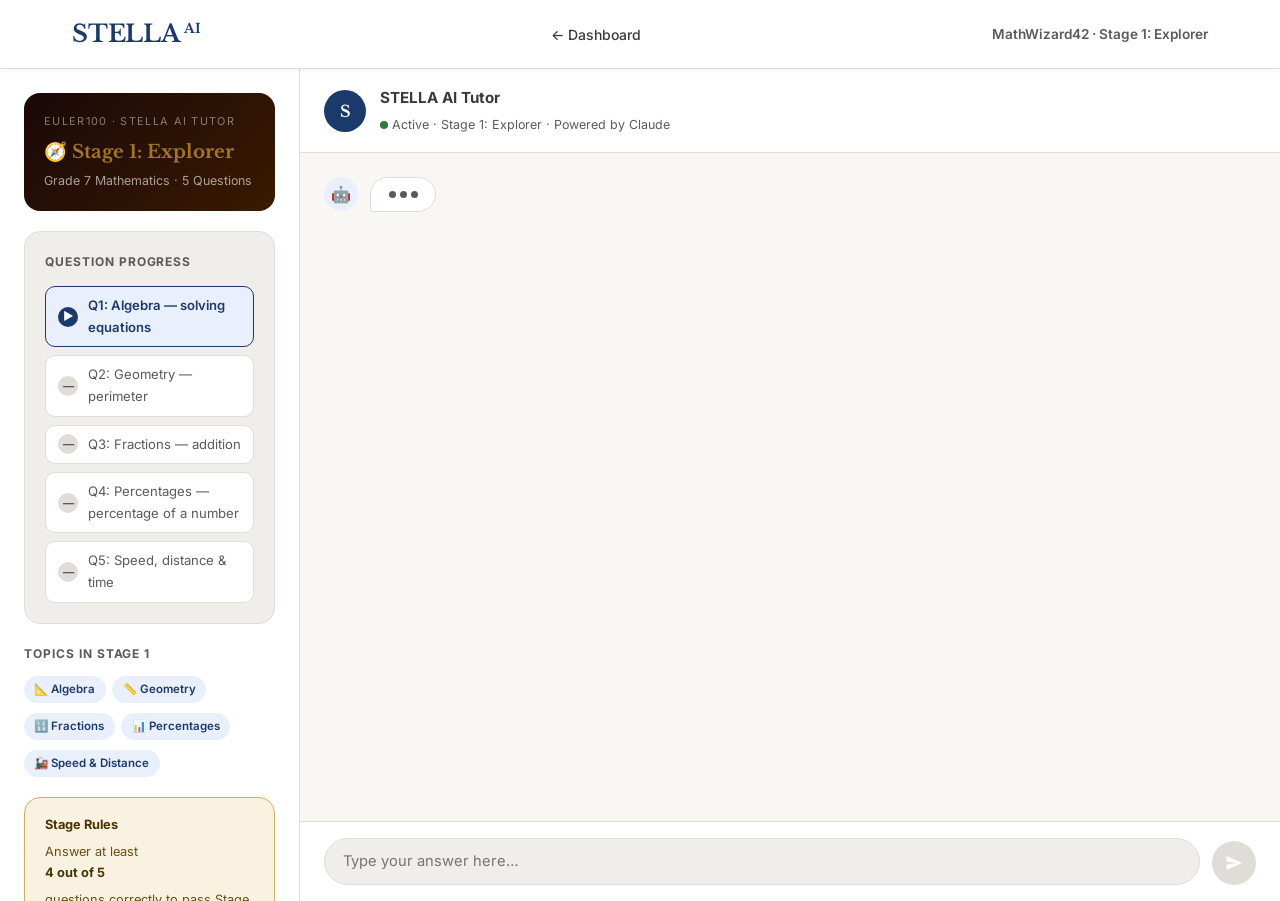
<file: tutor.html>
<!DOCTYPE html>
<html lang="en">
<head>
  <meta charset="UTF-8">
  <meta name="viewport" content="width=device-width, initial-scale=1.0">
  <title>STELLA AI Tutor — Euler100</title>
  <link rel="stylesheet" href="styles.css">
  <style>
    body { background: var(--bg); overflow: hidden; }
    @media (max-width: 768px) { body { overflow: auto; } }

    .tutor-layout {
      display: grid;
      grid-template-columns: 300px 1fr;
      height: calc(100vh - 68px);
    }
    @media (max-width: 900px) { .tutor-layout { grid-template-columns: 1fr; height: auto; } }

    /* Left panel */
    .tutor-panel {
      background: var(--white);
      border-right: 1px solid var(--border);
      padding: 1.5rem;
      overflow-y: auto;
      display: flex;
      flex-direction: column;
      gap: 1.25rem;
    }
    @media (max-width: 900px) { .tutor-panel { display: none; } }

    .stage-info-card {
      background: linear-gradient(135deg, #1a0808, #3A1A00);
      border-radius: var(--r-lg);
      padding: 1.25rem;
      color: var(--white);
    }
    .stage-info-card .si-eyebrow { font-size:0.68rem; text-transform:uppercase; letter-spacing:0.12em; color:rgba(255,255,255,0.45); margin-bottom:0.35rem; }
    .stage-info-card .si-title { font-family:var(--serif); font-size:1.15rem; font-weight:700; color:var(--gold); margin-bottom:0.25rem; }
    .stage-info-card .si-sub { font-size:0.78rem; color:rgba(255,255,255,0.6); }

    .q-tracker {
      background: var(--bg-2);
      border: 1px solid var(--border);
      border-radius: var(--r-lg);
      padding: 1.25rem;
    }
    .qt-title { font-size:0.75rem; font-weight:700; text-transform:uppercase; letter-spacing:0.08em; color:var(--charcoal-2); margin-bottom:0.85rem; }
    .qt-list  { display:flex; flex-direction:column; gap:0.5rem; }
    .qt-item  { display:flex; align-items:center; gap:0.6rem; padding:0.5rem 0.75rem; border-radius:var(--r); border:1px solid var(--border); background:var(--white); font-size:0.82rem; color:var(--charcoal-2); transition:all 0.2s; }
    .qt-item.active  { border-color:var(--stella); background:var(--stella-light); color:var(--stella); font-weight:600; }
    .qt-item.correct { border-color:var(--success); background:var(--success-bg); color:var(--success); font-weight:600; }
    .qt-item.wrong   { border-color:var(--red); background:var(--red-light); color:var(--red); font-weight:600; }
    .qt-num { width:20px;height:20px;border-radius:50%;background:var(--border);color:var(--charcoal-2);font-size:0.7rem;font-weight:700;display:flex;align-items:center;justify-content:center;flex-shrink:0; }
    .qt-item.active  .qt-num { background:var(--stella); color:#fff; }
    .qt-item.correct .qt-num { background:var(--success); color:#fff; }
    .qt-item.wrong   .qt-num { background:var(--red); color:#fff; }

    .topic-tag {
      display:inline-flex;
      align-items:center;
      gap:0.35rem;
      padding:0.25rem 0.65rem;
      border-radius:20px;
      font-size:0.72rem;
      font-weight:600;
      background:var(--stella-light);
      color:var(--stella);
      margin-top:0.25rem;
    }

    .rules-card {
      background: var(--gold-light);
      border: 1px solid #D4B055;
      border-radius: var(--r-lg);
      padding: 1rem 1.25rem;
      font-size: 0.8rem;
      color: #6B4F10;
    }
    .rules-card strong { display:block; margin-bottom:0.35rem; color:#4A3400; }

    /* Chat area */
    .tutor-chat {
      display: flex;
      flex-direction: column;
      height: 100%;
      background: var(--bg);
    }
    @media (max-width: 900px) { .tutor-chat { height: auto; min-height: 80vh; } }

    .chat-header {
      background: var(--white);
      border-bottom: 1px solid var(--border);
      padding: 1rem 1.5rem;
      display: flex;
      align-items: center;
      gap: 0.85rem;
      flex-shrink: 0;
    }
    .stella-avatar {
      width: 42px; height: 42px; border-radius: 50%;
      background: var(--stella);
      color: #fff;
      font-family: var(--serif);
      font-size: 1rem;
      font-weight: 700;
      display: flex; align-items: center; justify-content: center;
      flex-shrink: 0;
    }
    .chat-header-info strong { display:block; font-size:0.95rem; }
    .chat-header-info span   { font-size:0.78rem; color:var(--charcoal-2); }
    .online-dot { width:8px;height:8px;border-radius:50%;background:var(--success);display:inline-block;margin-right:0.3rem; }

    .chat-messages {
      flex: 1;
      overflow-y: auto;
      padding: 1.5rem;
      display: flex;
      flex-direction: column;
      gap: 1.25rem;
      scroll-behavior: smooth;
    }
    .chat-messages::-webkit-scrollbar { width: 5px; }
    .chat-messages::-webkit-scrollbar-thumb { background: var(--border); border-radius: 3px; }

    /* Messages */
    .msg { display:flex; gap:0.75rem; max-width:82%; animation:msgIn 0.28s ease; }
    @keyframes msgIn { from{opacity:0;transform:translateY(8px)} to{opacity:1;transform:translateY(0)} }
    .msg.user { align-self:flex-end; flex-direction:row-reverse; }

    .msg-av {
      width: 34px; height: 34px; border-radius: 50%;
      display: flex; align-items: center; justify-content: center;
      font-size: 1rem; flex-shrink: 0;
    }
    .msg.stella .msg-av { background: var(--stella-light); }
    .msg.user   .msg-av { background: var(--red-light); }

    .msg-bub {
      padding: 0.8rem 1.1rem;
      border-radius: 18px;
      font-size: 0.9rem;
      line-height: 1.65;
    }
    .msg.stella .msg-bub {
      background: var(--white);
      border: 1px solid var(--border);
      border-bottom-left-radius: 4px;
      color: var(--charcoal);
    }
    .msg.user .msg-bub {
      background: var(--stella);
      color: var(--white);
      border-bottom-right-radius: 4px;
    }
    .msg-bub .q-block {
      margin-top: 0.6rem;
      padding: 0.65rem 0.9rem;
      background: var(--bg);
      border-left: 3px solid var(--stella);
      border-radius: 0 var(--r) var(--r) 0;
      font-family: var(--serif);
      font-size: 0.95rem;
      color: var(--charcoal);
      line-height: 1.5;
    }
    .msg-bub .result-correct {
      margin-top: 0.5rem;
      padding: 0.5rem 0.85rem;
      background: var(--success-bg);
      border-radius: var(--r);
      color: var(--success);
      font-weight: 600;
      font-size: 0.85rem;
    }
    .msg-bub .result-wrong {
      margin-top: 0.5rem;
      padding: 0.5rem 0.85rem;
      background: var(--red-light);
      border-radius: var(--r);
      color: var(--red);
      font-size: 0.85rem;
    }
    .msg-bub .hint-block {
      margin-top: 0.5rem;
      padding: 0.5rem 0.85rem;
      background: var(--gold-light);
      border-radius: var(--r);
      color: #6B4F10;
      font-size: 0.85rem;
    }

    /* Typing indicator */
    .typing-wrap { display:flex; gap:0.75rem; align-items:flex-end; }
    .typing-bub {
      padding: 0.8rem 1.1rem;
      background: var(--white);
      border: 1px solid var(--border);
      border-radius: 18px;
      border-bottom-left-radius: 4px;
      display: flex; gap: 4px; align-items: center;
    }
    .t-dot { width:7px;height:7px;border-radius:50%;background:var(--charcoal-2);animation:tb 1.2s infinite; }
    .t-dot:nth-child(2){animation-delay:0.2s}
    .t-dot:nth-child(3){animation-delay:0.4s}
    @keyframes tb { 0%,80%,100%{transform:translateY(0);opacity:0.35} 40%{transform:translateY(-5px);opacity:1} }

    /* Input */
    .chat-input-wrap {
      background: var(--white);
      border-top: 1px solid var(--border);
      padding: 1rem 1.5rem;
      display: flex;
      gap: 0.75rem;
      align-items: flex-end;
      flex-shrink: 0;
    }
    .chat-input {
      flex: 1;
      padding: 0.75rem 1.1rem;
      border: 1.5px solid var(--border);
      border-radius: 24px;
      font-family: var(--sans);
      font-size: 0.92rem;
      resize: none;
      line-height: 1.4;
      max-height: 100px;
      transition: border-color 0.15s;
    }
    .chat-input:focus { outline:none; border-color:var(--stella); box-shadow:0 0 0 3px var(--stella-light); }
    .chat-input:disabled { background:var(--bg-2); color:var(--charcoal-2); }

    .send-btn {
      width: 44px; height: 44px; border-radius: 50%;
      background: var(--stella);
      border: none; cursor: pointer;
      display: flex; align-items: center; justify-content: center;
      flex-shrink: 0; transition: background 0.15s;
    }
    .send-btn:hover:not(:disabled) { background: var(--stella-2); }
    .send-btn:disabled { background: var(--border); cursor: not-allowed; }
    .send-btn svg { width:18px;height:18px;fill:#fff; }

    /* Score badge */
    .score-big {
      font-family: var(--serif);
      font-size: 3rem;
      font-weight: 700;
      color: var(--gold);
      display: block;
      margin-bottom: 0.25rem;
    }
    .score-label { font-size:0.8rem; color:rgba(255,255,255,0.5); }

    /* Coming soon panel */
    .coming-soon-panel {
      display: flex;
      flex-direction: column;
      align-items: center;
      justify-content: center;
      flex: 1;
      gap: 1rem;
      padding: 3rem 2rem;
      text-align: center;
    }
    .coming-soon-panel .cs-icon { font-size: 3.5rem; }
    .coming-soon-panel h2 { font-family: var(--serif); font-size: 1.6rem; color: var(--charcoal); }
    .coming-soon-panel p { color: var(--charcoal-2); max-width: 420px; line-height: 1.7; }
    .stage-badge-large {
      background: linear-gradient(135deg, #1a0808, #3A1A00);
      color: var(--gold);
      font-family: var(--serif);
      font-size: 1rem;
      font-weight: 700;
      padding: 0.5rem 1.25rem;
      border-radius: 30px;
    }
  </style>
</head>
<body>

<!-- Nav -->
<nav class="nav">
  <div class="nav-inner">
    <a href="stella.html" class="nav-logo stella-logo">STELLA <span style="font-size:0.55em;vertical-align:super;">AI</span></a>
    <ul class="nav-links">
      <li><a href="dashboard.html">← Dashboard</a></li>
    </ul>
    <div class="nav-actions">
      <span id="nav-user" style="font-size:0.85rem;font-weight:600;color:var(--charcoal-2);">Loading…</span>
    </div>
  </div>
</nav>

<div class="tutor-layout">

  <!-- Left panel -->
  <div class="tutor-panel">
    <div class="stage-info-card">
      <div class="si-eyebrow">Euler100 · STELLA AI Tutor</div>
      <div class="si-title" id="panel-stage-title">Loading…</div>
      <div class="si-sub" id="panel-stage-sub">Loading…</div>
    </div>

    <div class="q-tracker" id="q-tracker-wrap">
      <div class="qt-title">Question Progress</div>
      <div class="qt-list" id="q-tracker-list">
        <!-- filled by JS -->
      </div>
    </div>

    <div id="panel-topics">
      <!-- filled by JS -->
    </div>

    <div class="rules-card" id="panel-rules">
      <!-- filled by JS -->
    </div>

    <div>
      <a href="dashboard.html" class="btn btn-ghost btn-sm btn-full">← Back to Dashboard</a>
    </div>
  </div>

  <!-- Chat / Coming Soon -->
  <div class="tutor-chat" id="tutor-chat-area">
    <div class="chat-header">
      <div class="stella-avatar">S</div>
      <div class="chat-header-info">
        <strong>STELLA AI Tutor</strong>
        <span id="chat-header-sub"><span class="online-dot"></span>Active · Powered by Claude</span>
      </div>
    </div>

    <!-- Chat messages (shown for stages 1 & 2) -->
    <div class="chat-messages" id="chat-messages" style="display:none;"></div>

    <!-- Coming soon panel (shown for stage 3+) -->
    <div class="coming-soon-panel" id="coming-soon" style="display:none;">
      <div class="cs-icon" id="cs-icon">🗺️</div>
      <div class="stage-badge-large" id="cs-badge">Stage 3: Pathfinder</div>
      <h2>Coming Soon!</h2>
      <p id="cs-text">You've completed Stage 2: Discoverer — amazing progress! Stage 3: Pathfinder questions are being prepared by the Euler100 team and will be available soon.</p>
      <a href="dashboard.html" class="btn btn-gold" style="margin-top:0.5rem;">Back to Dashboard →</a>
    </div>

    <!-- Input bar (hidden for coming-soon) -->
    <div class="chat-input-wrap" id="chat-input-wrap">
      <textarea
        class="chat-input"
        id="chat-input"
        placeholder="Type your answer here…"
        rows="1"
        disabled
      ></textarea>
      <button class="send-btn" id="send-btn" disabled onclick="sendMessage()">
        <svg viewBox="0 0 24 24"><path d="M2.01 21L23 12 2.01 3 2 10l15 2-15 2z"/></svg>
      </button>
    </div>
  </div>

</div>

<script>
/* =====================================================
   STELLA AI Tutor — Stage-aware (Euler100)
   Supports Stage 1 (Explorer) and Stage 2 (Adventurer)
   Shows "coming soon" for Stage 3+
   ===================================================== */

// ── Stage definitions ──────────────────────────────────
const STAGES = {
  1: {
    num: 1,
    name: 'Explorer',
    emoji: '🧭',
    grade: 'Grade 7 Mathematics · 5 Questions',
    nextNum: 2,
    nextName: 'Adventurer',
    nextEmoji: '⛰️',
    storeKey: 'e100_stage1_done',
    scoreKey: 'e100_stage1_score',
    topics: ['📐 Algebra', '📏 Geometry', '🔢 Fractions', '📊 Percentages', '🚂 Speed & Distance'],
    topicLabels: [
      'Algebra — solving equations',
      'Geometry — perimeter',
      'Fractions — addition',
      'Percentages — percentage of a number',
      'Speed, distance & time',
    ],
    questions: [
      {
        id: 1,
        topic: 'Algebra',
        question: 'If 3x + 7 = 22, what is the value of x?',
        answers: ['5', 'x=5', 'x = 5', 'five'],
        answer: '5',
        hint: 'Hint: Start by subtracting 7 from both sides. What does 3x equal now?',
        explanation: 'Solution: 3x + 7 = 22 → 3x = 15 → x = 5.',
      },
      {
        id: 2,
        topic: 'Geometry',
        question: 'A rectangle has a length of 12 cm and a width of 7 cm. What is its perimeter in cm?',
        answers: ['38', '38 cm', '38cm'],
        answer: '38 cm',
        hint: 'Hint: Perimeter = 2 × (length + width). Try adding the length and width first, then double it.',
        explanation: 'Perimeter = 2 × (12 + 7) = 2 × 19 = 38 cm.',
      },
      {
        id: 3,
        topic: 'Fractions',
        question: 'What is 2/5 + 3/10? Write your answer as a simplified fraction.',
        answers: ['7/10', '0.7', '.7'],
        answer: '7/10',
        hint: 'Hint: To add fractions you need a common denominator. Convert 2/5 into tenths first.',
        explanation: '2/5 = 4/10. So 4/10 + 3/10 = 7/10.',
      },
      {
        id: 4,
        topic: 'Percentages',
        question: 'What is 15% of 80?',
        answers: ['12', '12.0', '12.00'],
        answer: '12',
        hint: 'Hint: Find 10% of 80 first (= 8), then find 5% (half of 10%), and add them.',
        explanation: '10% of 80 = 8. 5% of 80 = 4. So 15% = 8 + 4 = 12.',
      },
      {
        id: 5,
        topic: 'Speed & Distance',
        question: 'A train travels 240 km in 3 hours. What is its average speed in km/h?',
        answers: ['80', '80 km/h', '80km/h', '80 kmh'],
        answer: '80 km/h',
        hint: 'Hint: Speed = Distance ÷ Time. Divide the total distance by the number of hours.',
        explanation: 'Speed = 240 ÷ 3 = 80 km/h.',
      },
    ],
  },

  2: {
    num: 2,
    name: 'Adventurer',
    emoji: '⛰️',
    grade: 'Grade 7–8 Mathematics · 5 Questions',
    nextNum: 3,
    nextName: 'Alpinist',
    nextEmoji: '🧗',
    storeKey: 'e100_stage2_done',
    scoreKey: 'e100_stage2_score',
    topics: ['🔢 HCF & LCM', '📐 Algebra', '⭕ Circles', '🎲 Probability', '⚖️ Ratio'],
    topicLabels: [
      'Number theory — HCF & LCM',
      'Algebra — expanding brackets',
      'Geometry — circle area',
      'Probability — simple events',
      'Ratio & proportion',
    ],
    questions: [
      {
        id: 1,
        topic: 'HCF & LCM',
        question: 'What is the Highest Common Factor (HCF) of 36 and 48?',
        answers: ['12'],
        answer: '12',
        hint: 'Hint: List the factors of each number and find the largest one they share. Factors of 36: 1, 2, 3, 4, 6, 9, 12…',
        explanation: 'Factors of 36: 1,2,3,4,6,9,12,18,36. Factors of 48: 1,2,3,4,6,8,12,16,24,48. The HCF = 12.',
      },
      {
        id: 2,
        topic: 'Algebra',
        question: 'Expand and simplify: 3(2x + 4) − 2(x − 1)',
        answers: ['4x+14', '4x + 14'],
        answer: '4x + 14',
        hint: 'Hint: Multiply out each bracket separately, then collect like terms. Watch the signs when expanding −2(x − 1).',
        explanation: '3(2x+4) = 6x+12 and −2(x−1) = −2x+2. Combined: 6x−2x + 12+2 = 4x + 14.',
      },
      {
        id: 3,
        topic: 'Circles',
        question: 'A circle has a radius of 7 cm. What is its area? (Use π = 22/7, give your answer in cm²)',
        answers: ['154', '154 cm2', '154cm2', '154 cm²', '154cm²'],
        answer: '154 cm²',
        hint: 'Hint: Area of a circle = π × r². Square the radius first (7² = 49), then multiply by 22/7.',
        explanation: 'Area = (22/7) × 7² = (22/7) × 49 = 22 × 7 = 154 cm².',
      },
      {
        id: 4,
        topic: 'Probability',
        question: 'A bag contains 5 red marbles and 3 blue marbles. If you pick one at random, what is the probability of picking red? Write as a fraction.',
        answers: ['5/8'],
        answer: '5/8',
        hint: 'Hint: Probability = favourable outcomes ÷ total outcomes. How many marbles are there altogether?',
        explanation: 'Total = 5 + 3 = 8. P(red) = 5/8.',
      },
      {
        id: 5,
        topic: 'Ratio',
        question: 'Divide 120 in the ratio 3:5. What is the larger share?',
        answers: ['75'],
        answer: '75',
        hint: 'Hint: Add the ratio parts (3+5=8). Find one part (120÷8=15). Multiply by 5 for the larger share.',
        explanation: 'Total parts = 8. One part = 120÷8 = 15. Larger share = 5 × 15 = 75.',
      },
    ],
  },
};

// ── Read state from localStorage ─────────────────────
const alias        = localStorage.getItem('e100_alias') || 'MathWizard42';
const currentStage = parseInt(localStorage.getItem('e100_stage') || '1', 10);
const sd           = STAGES[currentStage]; // may be undefined for stage 3+

// ── Populate left panel ───────────────────────────────
const stageName  = sd ? sd.name  : (['','','','Alpinist','Aviator','Astronaut','Grandmaster','Genius'][currentStage] || 'Advanced');
const stageEmoji = sd ? sd.emoji : '🗺️';

document.getElementById('nav-user').textContent = alias + ' · Stage ' + currentStage + ': ' + stageName;
document.getElementById('panel-stage-title').textContent = stageEmoji + ' Stage ' + currentStage + ': ' + stageName;
document.getElementById('panel-stage-sub').textContent   = sd ? sd.grade : 'Advanced Mathematics';

if (sd) {
  // Topics
  document.getElementById('panel-topics').innerHTML = `
    <div style="font-size:0.75rem;font-weight:700;text-transform:uppercase;letter-spacing:0.08em;color:var(--charcoal-2);margin-bottom:0.5rem;">Topics in Stage ${sd.num}</div>
    <div style="display:flex;flex-wrap:wrap;gap:0.4rem;">
      ${sd.topics.map(t => `<span class="topic-tag">${t}</span>`).join('')}
    </div>
  `;
  // Rules
  document.getElementById('panel-rules').innerHTML = `
    <strong>Stage Rules</strong>
    Answer at least <strong>4 out of 5</strong> questions correctly to pass Stage ${sd.num} and advance to ${sd.nextEmoji} ${sd.nextName}.
    You get <strong>2 attempts</strong> per question before STELLA reveals the answer.
  `;
} else {
  document.getElementById('panel-topics').style.display = 'none';
  document.getElementById('panel-rules').style.display  = 'none';
  document.getElementById('q-tracker-wrap').style.display = 'none';
}

// ── Show correct UI area ──────────────────────────────
if (!sd) {
  // Stage 3+ — show coming soon
  document.getElementById('chat-messages').style.display    = 'none';
  document.getElementById('chat-input-wrap').style.display  = 'none';
  document.getElementById('coming-soon').style.display      = 'flex';
  document.getElementById('chat-header-sub').innerHTML = '<span style="color:var(--charcoal-2);">Stage ' + currentStage + ': ' + stageName + ' — Coming Soon</span>';

  const prevStage = currentStage - 1;
  const prevName  = ['','Explorer','Adventurer','Alpinist','Aviator','Astronaut','Grandmaster'][prevStage] || 'previous stage';
  document.getElementById('cs-icon').textContent  = stageEmoji;
  document.getElementById('cs-badge').textContent = 'Stage ' + currentStage + ': ' + stageName;
  document.getElementById('cs-text').textContent  =
    'You have completed Stage ' + prevStage + ': ' + prevName + ' — amazing progress! ' +
    'Stage ' + currentStage + ': ' + stageName + ' questions are being prepared by the Euler100 team and will be available soon.';

} else {
  // Stages 1 or 2 — show chat
  document.getElementById('chat-messages').style.display    = 'flex';
  document.getElementById('chat-input-wrap').style.display  = 'flex';
  document.getElementById('coming-soon').style.display      = 'none';
  document.getElementById('chat-header-sub').innerHTML =
    '<span class="online-dot"></span>Active · Stage ' + sd.num + ': ' + sd.name + ' · Powered by Claude';

  // ── Question-set & state ────────────────────────────
  const questions  = sd.questions;
  const qTopics    = sd.topicLabels;

  let state = {
    phase:       'welcome',
    qIndex:      0,
    attempts:    0,
    scores:      [],
    correctCount: 0,
  };

  const msgContainer = document.getElementById('chat-messages');
  const inputEl      = document.getElementById('chat-input');
  const sendEl       = document.getElementById('send-btn');

  function enableInput(placeholder) {
    inputEl.disabled = false;
    sendEl.disabled  = false;
    inputEl.placeholder = placeholder || 'Type your answer…';
    inputEl.focus();
  }

  function disableInput() {
    inputEl.disabled = true;
    sendEl.disabled  = true;
  }

  function addMsg(role, html, delay) {
    delay = delay || 0;
    return new Promise(function(resolve) {
      setTimeout(function() {
        var wrap = document.createElement('div');
        wrap.className = 'msg ' + role;

        var av = document.createElement('div');
        av.className = 'msg-av';
        av.textContent = role === 'stella' ? '🤖' : '🧑‍🎓';

        var bub = document.createElement('div');
        bub.className = 'msg-bub';
        bub.innerHTML = html;

        wrap.appendChild(av);
        wrap.appendChild(bub);
        msgContainer.appendChild(wrap);
        scrollBottom();
        resolve();
      }, delay);
    });
  }

  function showTyping(duration) {
    duration = duration || 1200;
    return new Promise(function(resolve) {
      var wrap = document.createElement('div');
      wrap.className = 'msg stella';
      wrap.id = 'typing-indicator';

      var av = document.createElement('div');
      av.className = 'msg-av';
      av.textContent = '🤖';

      var bub = document.createElement('div');
      bub.className = 'typing-bub';
      bub.innerHTML = '<div class="t-dot"></div><div class="t-dot"></div><div class="t-dot"></div>';

      wrap.appendChild(av);
      wrap.appendChild(bub);
      msgContainer.appendChild(wrap);
      scrollBottom();

      setTimeout(function() {
        var ind = document.getElementById('typing-indicator');
        if (ind) ind.remove();
        resolve();
      }, duration);
    });
  }

  function scrollBottom() {
    msgContainer.scrollTop = msgContainer.scrollHeight;
  }

  function updateQTracker() {
    var list = document.getElementById('q-tracker-list');
    list.innerHTML = '';
    questions.forEach(function(q, i) {
      var status = state.scores[i];
      var cls = '';
      if (i === state.qIndex && state.phase !== 'done') cls = 'active';
      else if (status === 'correct') cls = 'correct';
      else if (status === 'wrong')   cls = 'wrong';

      var icon = status === 'correct' ? '✓' : status === 'wrong' ? '✗' : (i === state.qIndex ? '▶' : '—');
      list.innerHTML += '<div class="qt-item ' + cls + '"><div class="qt-num">' + icon + '</div><span>Q' + (i+1) + ': ' + qTopics[i] + '</span></div>';
    });
  }

  async function startConversation() {
    disableInput();
    await showTyping(1500);
    await addMsg('stella',
      'Hello, <strong>' + alias + '</strong>! 👋 I\'m STELLA, your AI mathematics tutor for <strong>Euler100</strong>.<br><br>' +
      'Welcome to <strong>Stage ' + sd.num + ': ' + sd.emoji + ' ' + sd.name + '</strong>!<br><br>' +
      'Today\'s session has <strong>5 maths questions</strong> covering ' + sd.topics.map(function(t){ return t.replace(/^[^\s]+\s/,''); }).join(', ') + '.<br>' +
      'Answer at least <strong>4 out of 5 correctly</strong> to advance to Stage ' + sd.nextNum + ': ' + sd.nextEmoji + ' ' + sd.nextName + '!<br><br>' +
      'You get <strong>2 attempts</strong> per question, and I\'ll give you a hint if you need one. Ready to begin? 🚀'
    );
    enableInput('Type "yes" or "ready" to start…');
    state.phase = 'welcome';
  }

  async function handleWelcome() {
    disableInput();
    var userText = inputEl.value.trim();
    if (!userText) { enableInput('Type "yes" or "ready" to start…'); return; }
    await addMsg('user', userText);
    inputEl.value = '';
    state.phase  = 'question';
    state.qIndex = 0;
    state.attempts = 0;
    updateQTracker();
    await askQuestion(0);
  }

  async function askQuestion(idx) {
    var q = questions[idx];
    disableInput();
    await showTyping(1000);
    await addMsg('stella',
      '<strong>Question ' + (idx+1) + ' of 5</strong> &nbsp;·&nbsp; <span style="color:var(--stella-dark);font-size:0.82rem;">' + q.topic + '</span>' +
      '<div class="q-block">' + q.question + '</div>'
    );
    state.attempts = 0;
    enableInput('Type your answer and press Enter or click Send…');
  }

  async function handleAnswer() {
    var raw   = inputEl.value.trim();
    if (!raw) return;
    var lower = raw.toLowerCase().replace(/\s+/g,'').replace(/[^0-9a-z/\.+\-]/g,'');

    disableInput();
    await addMsg('user', raw);
    inputEl.value = '';

    var q = questions[state.qIndex];
    var correct = q.answers.some(function(a) {
      var norm = a.toLowerCase().replace(/\s+/g,'').replace(/[^0-9a-z/\.+\-]/g,'');
      return lower === norm ||
        lower.replace('cm','')   === norm.replace('cm','') ||
        lower.replace('cm2','')  === norm.replace('cm2','') ||
        lower.replace('km/h','') === norm.replace('km/h','') ||
        lower.replace('kmh','')  === norm.replace('kmh','');
    });

    if (correct) {
      state.scores[state.qIndex] = 'correct';
      state.correctCount++;
      updateQTracker();

      await showTyping(900);
      var encouragements = [
        '✅ <div class="result-correct">Correct! Excellent work!</div>',
        '✅ <div class="result-correct">That\'s right! Well done!</div>',
        '✅ <div class="result-correct">Perfect! Great reasoning!</div>',
        '✅ <div class="result-correct">Spot on! You got it!</div>',
        '✅ <div class="result-correct">Brilliant! Exactly right!</div>',
      ];
      var feedbackHtml = encouragements[state.qIndex] + '<br>' + q.explanation;
      if (state.qIndex < 4) feedbackHtml += '<br>Let\'s keep going — ready for the next one?';
      await addMsg('stella', feedbackHtml);
      await advance();

    } else {
      state.attempts++;
      if (state.attempts === 1) {
        await showTyping(800);
        await addMsg('stella', 'Not quite — but you\'re on the right track!<br><div class="hint-block">💡 ' + q.hint + '</div><br>Have another go. What\'s your answer?');
        enableInput('Try again…');
      } else {
        state.scores[state.qIndex] = 'wrong';
        updateQTracker();
        await showTyping(900);
        await addMsg('stella',
          'Not to worry — this one is tricky!<br>' +
          '<div class="result-wrong">The correct answer is <strong>' + q.answer + '</strong>.</div>' +
          '<br>' + q.explanation + '<br>Make a note of this — it may come up in your practice!'
        );
        await advance();
      }
    }
  }

  async function advance() {
    if (state.qIndex < 4) {
      state.qIndex++;
      state.attempts = 0;
      await new Promise(function(r){ setTimeout(r, 600); });
      await askQuestion(state.qIndex);
    } else {
      state.phase = 'done';
      updateQTracker();
      await showResults();
    }
  }

  async function showResults() {
    var score = state.correctCount;
    var pass  = score >= 4;

    disableInput();
    inputEl.placeholder = 'Session complete';

    await showTyping(1500);
    await addMsg('stella', '🎯 All 5 questions complete! Let me tally your results…');
    await new Promise(function(r){ setTimeout(r, 1200); });

    if (pass) {
      localStorage.setItem(sd.storeKey, 'yes');
      localStorage.setItem(sd.scoreKey, String(score));
      localStorage.setItem('e100_stage', String(sd.nextNum));

      await addMsg('stella',
        '<span style="font-size:1.5rem;display:block;margin-bottom:0.5rem;">🎉 Congratulations, <strong>' + alias + '</strong>!</span>' +
        '<div class="result-correct" style="font-size:1rem;padding:0.75rem 1rem;">' +
          'You scored <strong>' + score + ' out of 5</strong> — you\'ve passed Stage ' + sd.num + ': ' + sd.name + '!' +
        '</div>' +
        '<br>You\'ve earned the right to advance to <strong>Stage ' + sd.nextNum + ': ' + sd.nextEmoji + ' ' + sd.nextName + '</strong>!<br><br>' +
        'Here\'s your Stage ' + sd.num + ' summary:<br>' +
        questions.map(function(q,i){ return '<div style="font-size:0.8rem;margin-top:0.25rem;">' + (state.scores[i]==='correct'?'✅':'❌') + ' Q' + (i+1) + ': ' + q.topic + '</div>'; }).join('') +
        '<br>Head to your dashboard to continue your journey! 🏔<br><br>' +
        '<a href="dashboard.html" class="btn btn-gold" style="margin-top:0.25rem;">View My Dashboard →</a>'
      );
    } else {
      await addMsg('stella',
        'You scored <strong>' + score + ' out of 5</strong> — you need at least 4 to advance.<br><br>' +
        'Don\'t worry at all — let\'s look at where we can improve:<br>' +
        questions.map(function(q,i){ return '<div style="font-size:0.8rem;margin-top:0.25rem;">' + (state.scores[i]==='correct'?'✅':'❌') + ' Q' + (i+1) + ': ' + q.topic + '</div>'; }).join('') +
        '<br>I\'d recommend reviewing <em>' + questions.filter(function(_,i){ return state.scores[i]==='wrong'; }).map(function(q){ return q.topic; }).join(' and ') + '</em> before retrying.<br><br>' +
        '<a href="dashboard.html" class="btn btn-outline" style="margin-top:0.25rem;">Back to Dashboard</a>' +
        ' &nbsp; <button onclick="retryStage()" class="btn btn-stella" style="margin-top:0.25rem;">Try Stage ' + sd.num + ' Again</button>'
      );
    }
    scrollBottom();
  }

  window.retryStage = function() {
    state = { phase:'question', qIndex:0, attempts:0, scores:[], correctCount:0 };
    localStorage.removeItem(sd.storeKey);
    localStorage.setItem('e100_stage', String(sd.num));
    addMsg('stella', 'Let\'s go again! Starting from Question 1…').then(function() {
      updateQTracker();
      askQuestion(0);
    });
  };

  window.sendMessage = function() {
    if (inputEl.disabled || !inputEl.value.trim()) return;
    if (state.phase === 'welcome') {
      handleWelcome();
    } else if (state.phase === 'question') {
      handleAnswer();
    }
  };

  inputEl.addEventListener('keydown', function(e) {
    if (e.key === 'Enter' && !e.shiftKey) {
      e.preventDefault();
      sendMessage();
    }
  });

  inputEl.addEventListener('input', function() {
    inputEl.style.height = 'auto';
    inputEl.style.height = Math.min(inputEl.scrollHeight, 100) + 'px';
  });

  // Init
  updateQTracker();
  startConversation();
}
</script>
</body>
</html>
</file>
<file: styles.css>
/* ============================================================
   Euler100 / STELLA AI — Shared Design System
   Branding: Euler Red #CC1A1A | Charcoal #3A3A3A | Gold #A07820
   Fonts: Libre Baskerville (headings) · Inter (UI)
   ============================================================ */

@import url('https://fonts.googleapis.com/css2?family=Libre+Baskerville:ital,wght@0,400;0,700;1,400&family=Inter:wght@300;400;500;600;700&display=swap');

/* --- Variables --- */
:root {
  --red:        #CC1A1A;
  --red-dark:   #A01515;
  --red-light:  #FBEAEA;
  --charcoal:   #3A3A3A;
  --charcoal-2: #5A5A5A;
  --gold:       #A07820;
  --gold-light: #F9F2E1;
  --bg:         #F9F7F4;
  --bg-2:       #F0EEEB;
  --white:      #FFFFFF;
  --border:     #E0DDD8;
  --success:    #2D7A3D;
  --success-bg: #EAF5EC;
  --locked:     #AAAAAA;
  --locked-bg:  #F5F5F5;
  --stella:     #1A3A6B;
  --stella-2:   #0E2547;
  --stella-light:#EAF0FB;

  --serif: 'Libre Baskerville', Georgia, 'Times New Roman', serif;
  --sans:  'Inter', system-ui, -apple-system, sans-serif;

  --r-sm: 6px;
  --r:    10px;
  --r-lg: 16px;
  --r-xl: 24px;

  --shadow-sm: 0 1px 4px rgba(0,0,0,0.07);
  --shadow:    0 4px 14px rgba(0,0,0,0.09);
  --shadow-lg: 0 8px 28px rgba(0,0,0,0.13);
}

/* --- Reset --- */
*, *::before, *::after { box-sizing: border-box; margin: 0; padding: 0; }
html { scroll-behavior: smooth; }
img { max-width: 100%; display: block; }

body {
  font-family: var(--sans);
  background: var(--bg);
  color: var(--charcoal);
  line-height: 1.65;
  font-size: 16px;
  min-height: 100vh;
  display: flex;
  flex-direction: column;
}

h1, h2, h3, h4 {
  font-family: var(--serif);
  line-height: 1.25;
  color: var(--charcoal);
}
h1 { font-size: clamp(2rem, 4.5vw, 3.75rem); }
h2 { font-size: clamp(1.5rem, 3vw, 2.4rem); }
h3 { font-size: 1.25rem; }
h4 { font-size: 1rem; font-family: var(--sans); font-weight: 700; }

p { color: var(--charcoal-2); }
a { color: var(--red); text-decoration: none; }
a:hover { text-decoration: underline; }

/* --- Navigation --- */
.nav {
  background: var(--white);
  border-bottom: 1px solid var(--border);
  position: sticky;
  top: 0;
  z-index: 200;
  box-shadow: var(--shadow-sm);
}
.nav-inner {
  max-width: 1200px;
  margin: 0 auto;
  padding: 0 2rem;
  height: 68px;
  display: flex;
  align-items: center;
  justify-content: space-between;
  gap: 2rem;
}
.nav-logo {
  font-family: var(--serif);
  font-weight: 700;
  font-size: 1.5rem;
  color: var(--red);
  text-decoration: none;
  white-space: nowrap;
  letter-spacing: -0.01em;
}
.nav-logo span { font-size: 0.6em; vertical-align: super; }
.nav-logo.stella-logo { color: var(--stella); }
.nav-links {
  display: flex;
  align-items: center;
  gap: 1.75rem;
  list-style: none;
}
.nav-links a {
  color: var(--charcoal);
  font-size: 0.875rem;
  font-weight: 500;
  text-decoration: none;
  transition: color 0.15s;
}
.nav-links a:hover { color: var(--red); }
.nav-links a.stella-link:hover { color: var(--stella); }
.nav-actions { display: flex; gap: 0.75rem; align-items: center; }

/* --- Buttons --- */
.btn {
  display: inline-flex;
  align-items: center;
  justify-content: center;
  gap: 0.5rem;
  padding: 0.65rem 1.5rem;
  border-radius: var(--r);
  font-family: var(--sans);
  font-size: 0.9rem;
  font-weight: 600;
  cursor: pointer;
  border: 2px solid transparent;
  text-decoration: none !important;
  transition: all 0.18s ease;
  white-space: nowrap;
  line-height: 1.3;
}
.btn-primary   { background: var(--red);    color: #fff; border-color: var(--red); }
.btn-primary:hover { background: var(--red-dark); border-color: var(--red-dark); }
.btn-outline   { background: transparent; color: var(--red); border-color: var(--red); }
.btn-outline:hover { background: var(--red); color: #fff; }
.btn-gold      { background: var(--gold); color: #fff; border-color: var(--gold); }
.btn-gold:hover { background: #8A6315; border-color: #8A6315; }
.btn-stella    { background: var(--stella); color: #fff; border-color: var(--stella); }
.btn-stella:hover { background: var(--stella-2); border-color: var(--stella-2); }
.btn-ghost     { background: transparent; color: var(--charcoal-2); border-color: var(--border); }
.btn-ghost:hover { background: var(--bg-2); }
.btn-success   { background: var(--success); color: #fff; border-color: var(--success); }
.btn-lg        { padding: 0.9rem 2.2rem; font-size: 1.05rem; }
.btn-sm        { padding: 0.4rem 1rem; font-size: 0.8rem; }
.btn:disabled  { opacity: 0.45; cursor: not-allowed; }
.btn-full      { width: 100%; }

/* --- Layout --- */
.section     { padding: 5rem 2rem; }
.section-sm  { padding: 3.5rem 2rem; }
.section-lg  { padding: 7rem 2rem; }
.container   { max-width: 1200px; margin: 0 auto; }
.container-sm { max-width: 820px; margin: 0 auto; }
.container-xs { max-width: 560px; margin: 0 auto; }
.text-center { text-align: center; }

.grid-2 { display: grid; grid-template-columns: repeat(auto-fit, minmax(300px, 1fr)); gap: 1.5rem; }
.grid-3 { display: grid; grid-template-columns: repeat(auto-fit, minmax(260px, 1fr)); gap: 1.5rem; }
.grid-4 { display: grid; grid-template-columns: repeat(auto-fit, minmax(220px, 1fr)); gap: 1.5rem; }

/* --- Section labels --- */
.eyebrow {
  font-size: 0.75rem;
  font-weight: 700;
  letter-spacing: 0.14em;
  text-transform: uppercase;
  color: var(--red);
  margin-bottom: 0.75rem;
  display: block;
}
.eyebrow.gold { color: var(--gold); }
.eyebrow.stella { color: var(--stella); }

/* --- Cards --- */
.card {
  background: var(--white);
  border: 1px solid var(--border);
  border-radius: var(--r-lg);
  padding: 2rem;
  box-shadow: var(--shadow-sm);
  transition: box-shadow 0.2s, transform 0.2s;
}
.card:hover { box-shadow: var(--shadow); }
.card-hover:hover { transform: translateY(-2px); box-shadow: var(--shadow-lg); }

/* --- Stage Cards --- */
.stage-card {
  background: var(--white);
  border: 1px solid var(--border);
  border-radius: var(--r-lg);
  padding: 1.5rem;
  box-shadow: var(--shadow-sm);
  position: relative;
  overflow: hidden;
  transition: box-shadow 0.2s, transform 0.2s;
}
.stage-card.active { border-color: var(--red); box-shadow: 0 0 0 2px var(--red-light), var(--shadow); }
.stage-card.locked { opacity: 0.55; }
.stage-card.completed { border-color: var(--success); }
.stage-card .stage-num {
  font-size: 0.7rem;
  font-weight: 700;
  letter-spacing: 0.1em;
  text-transform: uppercase;
  color: var(--charcoal-2);
  margin-bottom: 0.35rem;
}
.stage-card .stage-name {
  font-family: var(--serif);
  font-size: 1.1rem;
  font-weight: 700;
  margin-bottom: 0.4rem;
}
.stage-card .stage-desc {
  font-size: 0.8rem;
  color: var(--charcoal-2);
  line-height: 1.5;
  margin-bottom: 1rem;
}
.stage-icon {
  font-size: 1.75rem;
  margin-bottom: 0.75rem;
  display: block;
}

/* Stage top borders */
.s1 { border-top: 4px solid #4A9D5A; }
.s2 { border-top: 4px solid #6DB340; }
.s3 { border-top: 4px solid #E5A800; }
.s4 { border-top: 4px solid #E07A20; }
.s5 { border-top: 4px solid #D04040; }
.s6 { border-top: 4px solid var(--red); }
.s7 { border-top: 4px solid var(--gold); }

/* --- Badges --- */
.badge {
  display: inline-flex;
  align-items: center;
  gap: 0.25rem;
  padding: 0.2rem 0.65rem;
  border-radius: 20px;
  font-size: 0.72rem;
  font-weight: 700;
  letter-spacing: 0.03em;
}
.badge-free     { background: var(--success-bg); color: var(--success); }
.badge-paid     { background: var(--gold-light); color: var(--gold); }
.badge-locked   { background: var(--locked-bg); color: var(--locked); }
.badge-active   { background: var(--red-light); color: var(--red); }
.badge-done     { background: var(--success-bg); color: var(--success); }
.badge-stella   { background: var(--stella-light); color: var(--stella); }

/* --- Hero --- */
.hero {
  background: linear-gradient(135deg, #1a0808 0%, var(--charcoal) 60%, #2a1a00 100%);
  color: var(--white);
  padding: 7rem 2rem 6rem;
  position: relative;
  overflow: hidden;
}
.hero::before {
  content: '';
  position: absolute;
  inset: 0;
  background: url("data:image/svg+xml,%3Csvg width='60' height='60' viewBox='0 0 60 60' xmlns='http://www.w3.org/2000/svg'%3E%3Cg fill='none' fill-rule='evenodd'%3E%3Cg fill='%23ffffff' fill-opacity='0.03'%3E%3Cpath d='M36 34v-4h-2v4h-4v2h4v4h2v-4h4v-2h-4zm0-30V0h-2v4h-4v2h4v4h2V6h4V4h-4zM6 34v-4H4v4H0v2h4v4h2v-4h4v-2H6zM6 4V0H4v4H0v2h4v4h2V6h4V4H6z'/%3E%3C/g%3E%3C/g%3E%3C/svg%3E") repeat;
}
.hero-inner {
  max-width: 1200px;
  margin: 0 auto;
  position: relative;
  z-index: 1;
}
.hero h1 { color: var(--white); margin-bottom: 1.25rem; }
.hero p  { color: rgba(255,255,255,0.8); font-size: 1.15rem; max-width: 600px; margin-bottom: 2rem; }
.hero-actions { display: flex; gap: 1rem; flex-wrap: wrap; }
.hero-meta {
  display: flex;
  gap: 2.5rem;
  margin-top: 3.5rem;
  padding-top: 2.5rem;
  border-top: 1px solid rgba(255,255,255,0.12);
  flex-wrap: wrap;
}
.hero-stat .label { font-size: 0.78rem; text-transform: uppercase; letter-spacing: 0.1em; color: rgba(255,255,255,0.5); }
.hero-stat .value { font-family: var(--serif); font-size: 1.6rem; color: var(--white); margin-top: 0.1rem; }

/* STELLA hero variant */
.hero-stella {
  background: linear-gradient(135deg, var(--stella-2) 0%, #1A3A8B 60%, #0a1f4a 100%);
}

/* --- Feature list --- */
.feature-item { display: flex; gap: 1rem; margin-bottom: 1.5rem; }
.feature-icon { font-size: 1.4rem; flex-shrink: 0; margin-top: 0.1rem; }
.feature-text strong { display: block; font-weight: 600; color: var(--charcoal); margin-bottom: 0.2rem; }
.feature-text span { font-size: 0.875rem; color: var(--charcoal-2); }

/* --- Steps --- */
.steps { display: flex; gap: 0; flex-direction: column; }
.step { display: flex; gap: 1.25rem; padding-bottom: 2rem; position: relative; }
.step:not(:last-child)::before {
  content: '';
  position: absolute;
  left: 19px;
  top: 40px;
  width: 2px;
  height: calc(100% - 20px);
  background: var(--border);
}
.step-num {
  width: 40px;
  height: 40px;
  border-radius: 50%;
  background: var(--red);
  color: white;
  font-weight: 700;
  font-size: 0.9rem;
  display: flex;
  align-items: center;
  justify-content: center;
  flex-shrink: 0;
}
.step-content strong { display: block; font-weight: 600; margin-bottom: 0.25rem; }
.step-content span { font-size: 0.875rem; color: var(--charcoal-2); }

/* --- Forms --- */
.form-group { margin-bottom: 1.4rem; }
label {
  display: block;
  font-size: 0.85rem;
  font-weight: 600;
  color: var(--charcoal);
  margin-bottom: 0.45rem;
}
label .req { color: var(--red); margin-left: 0.2rem; }
input[type="text"],
input[type="email"],
input[type="date"],
input[type="password"],
select,
textarea {
  width: 100%;
  padding: 0.75rem 1rem;
  border: 1.5px solid var(--border);
  border-radius: var(--r);
  font-family: var(--sans);
  font-size: 0.95rem;
  color: var(--charcoal);
  background: var(--white);
  transition: border-color 0.15s, box-shadow 0.15s;
  appearance: none;
}
input:focus, select:focus, textarea:focus {
  outline: none;
  border-color: var(--red);
  box-shadow: 0 0 0 3px var(--red-light);
}
.field-hint { font-size: 0.78rem; color: var(--charcoal-2); margin-top: 0.35rem; }
.field-error { font-size: 0.78rem; color: var(--red); margin-top: 0.35rem; display: none; }
.field-error.show { display: block; }

/* --- Progress bar (multi-step) --- */
.progress-bar {
  display: flex;
  align-items: center;
  gap: 0;
  margin-bottom: 2.5rem;
}
.progress-step {
  display: flex;
  flex-direction: column;
  align-items: center;
  gap: 0.4rem;
  flex: 1;
  position: relative;
}
.progress-step:not(:last-child)::after {
  content: '';
  position: absolute;
  top: 16px;
  left: 50%;
  width: 100%;
  height: 2px;
  background: var(--border);
  z-index: 0;
}
.progress-step.done::after, .progress-step.active::after { background: var(--red); }
.p-dot {
  width: 32px;
  height: 32px;
  border-radius: 50%;
  background: var(--border);
  color: var(--charcoal-2);
  font-size: 0.8rem;
  font-weight: 700;
  display: flex;
  align-items: center;
  justify-content: center;
  position: relative;
  z-index: 1;
  transition: all 0.2s;
}
.progress-step.done .p-dot  { background: var(--red); color: #fff; }
.progress-step.active .p-dot { background: var(--red); color: #fff; box-shadow: 0 0 0 4px var(--red-light); }
.p-label { font-size: 0.7rem; color: var(--charcoal-2); font-weight: 500; white-space: nowrap; }
.progress-step.active .p-label { color: var(--red); font-weight: 700; }

/* --- Alerts / Callouts --- */
.alert {
  padding: 1rem 1.25rem;
  border-radius: var(--r);
  border-left: 4px solid;
  margin-bottom: 1.5rem;
  font-size: 0.9rem;
}
.alert-info    { background: var(--stella-light); border-color: var(--stella); color: var(--stella-2); }
.alert-success { background: var(--success-bg); border-color: var(--success); color: var(--success); }
.alert-warning { background: var(--gold-light); border-color: var(--gold); color: #6B4F10; }
.alert-danger  { background: var(--red-light); border-color: var(--red); color: var(--red-dark); }

/* --- Chat UI --- */
.chat-container {
  display: flex;
  flex-direction: column;
  height: calc(100vh - 200px);
  min-height: 500px;
  max-height: 750px;
}
.chat-messages {
  flex: 1;
  overflow-y: auto;
  padding: 1.5rem;
  display: flex;
  flex-direction: column;
  gap: 1.25rem;
  scroll-behavior: smooth;
}
.chat-messages::-webkit-scrollbar { width: 6px; }
.chat-messages::-webkit-scrollbar-track { background: transparent; }
.chat-messages::-webkit-scrollbar-thumb { background: var(--border); border-radius: 3px; }

.msg {
  display: flex;
  gap: 0.75rem;
  max-width: 78%;
  animation: msgIn 0.25s ease;
}
@keyframes msgIn {
  from { opacity: 0; transform: translateY(8px); }
  to   { opacity: 1; transform: translateY(0); }
}
.msg.user { align-self: flex-end; flex-direction: row-reverse; }
.msg-avatar {
  width: 36px;
  height: 36px;
  border-radius: 50%;
  display: flex;
  align-items: center;
  justify-content: center;
  font-size: 1.1rem;
  flex-shrink: 0;
  background: var(--stella-light);
}
.msg.user .msg-avatar { background: var(--red-light); }
.msg-bubble {
  padding: 0.75rem 1.1rem;
  border-radius: 16px;
  font-size: 0.9rem;
  line-height: 1.6;
  position: relative;
}
.msg.stella .msg-bubble {
  background: var(--white);
  border: 1px solid var(--border);
  border-bottom-left-radius: 4px;
  color: var(--charcoal);
}
.msg.user .msg-bubble {
  background: var(--red);
  color: var(--white);
  border-bottom-right-radius: 4px;
}
.msg-bubble strong { display: block; margin-bottom: 0.3rem; }
.msg-bubble .q-text {
  font-family: var(--serif);
  font-size: 1rem;
  color: var(--charcoal);
  margin-top: 0.5rem;
  padding: 0.75rem 1rem;
  background: var(--bg);
  border-radius: var(--r);
  border-left: 3px solid var(--stella);
}
.msg.user .msg-bubble .q-text { color: rgba(255,255,255,0.9); background: rgba(255,255,255,0.15); border-color: rgba(255,255,255,0.4); }

.typing-indicator {
  display: flex;
  gap: 4px;
  align-items: center;
  padding: 0.75rem 1rem;
  background: var(--white);
  border: 1px solid var(--border);
  border-radius: 16px;
  border-bottom-left-radius: 4px;
  width: fit-content;
}
.typing-dot {
  width: 7px;
  height: 7px;
  background: var(--charcoal-2);
  border-radius: 50%;
  animation: typingBounce 1.2s infinite;
}
.typing-dot:nth-child(2) { animation-delay: 0.2s; }
.typing-dot:nth-child(3) { animation-delay: 0.4s; }
@keyframes typingBounce {
  0%, 80%, 100% { transform: translateY(0); opacity: 0.4; }
  40%           { transform: translateY(-5px); opacity: 1; }
}

.chat-input-area {
  padding: 1rem 1.5rem;
  border-top: 1px solid var(--border);
  background: var(--white);
  display: flex;
  gap: 0.75rem;
  align-items: flex-end;
}
.chat-input {
  flex: 1;
  padding: 0.7rem 1rem;
  border: 1.5px solid var(--border);
  border-radius: 24px;
  font-family: var(--sans);
  font-size: 0.9rem;
  resize: none;
  max-height: 120px;
  line-height: 1.5;
}
.chat-input:focus { outline: none; border-color: var(--stella); box-shadow: 0 0 0 3px var(--stella-light); }
.chat-send {
  width: 42px;
  height: 42px;
  border-radius: 50%;
  background: var(--stella);
  border: none;
  cursor: pointer;
  display: flex;
  align-items: center;
  justify-content: center;
  flex-shrink: 0;
  transition: background 0.15s;
}
.chat-send:hover { background: var(--stella-2); }
.chat-send svg { width: 18px; height: 18px; fill: white; }

/* --- Question progress dots --- */
.q-progress {
  display: flex;
  gap: 0.5rem;
  align-items: center;
  margin-bottom: 0.5rem;
}
.q-dot {
  width: 28px;
  height: 28px;
  border-radius: 50%;
  background: var(--border);
  color: var(--charcoal-2);
  font-size: 0.75rem;
  font-weight: 700;
  display: flex;
  align-items: center;
  justify-content: center;
  transition: all 0.3s;
}
.q-dot.active  { background: var(--stella); color: #fff; }
.q-dot.correct { background: var(--success); color: #fff; }
.q-dot.wrong   { background: var(--red); color: #fff; }

/* --- Footer --- */
.footer {
  background: var(--charcoal);
  color: rgba(255,255,255,0.65);
  padding: 3.5rem 2rem 2rem;
  margin-top: auto;
}
.footer-inner { max-width: 1200px; margin: 0 auto; }
.footer-grid { display: grid; grid-template-columns: 2fr 1fr 1fr 1fr; gap: 3rem; margin-bottom: 3rem; }
.footer-logo { font-family: var(--serif); font-size: 1.4rem; color: #fff; font-weight: 700; margin-bottom: 0.75rem; }
.footer-tagline { font-size: 0.85rem; color: rgba(255,255,255,0.5); }
.footer-col h4 { font-family: var(--sans); font-size: 0.75rem; font-weight: 700; text-transform: uppercase; letter-spacing: 0.1em; color: rgba(255,255,255,0.4); margin-bottom: 1rem; }
.footer-col ul { list-style: none; display: flex; flex-direction: column; gap: 0.6rem; }
.footer-col a { color: rgba(255,255,255,0.65); font-size: 0.875rem; text-decoration: none; transition: color 0.15s; }
.footer-col a:hover { color: #fff; text-decoration: none; }
.footer-bottom {
  border-top: 1px solid rgba(255,255,255,0.1);
  padding-top: 1.75rem;
  display: flex;
  justify-content: space-between;
  align-items: center;
  font-size: 0.8rem;
  flex-wrap: wrap;
  gap: 0.75rem;
}
.footer-bottom a { color: rgba(255,255,255,0.5); }

/* --- Divider --- */
.divider { height: 1px; background: var(--border); margin: 2rem 0; }

/* --- Misc helpers --- */
.text-red    { color: var(--red); }
.text-gold   { color: var(--gold); }
.text-stella { color: var(--stella); }
.text-muted  { color: var(--charcoal-2); }
.text-sm     { font-size: 0.875rem; }
.text-xs     { font-size: 0.78rem; }
.fw-700      { font-weight: 700; }
.mt-1 { margin-top: 0.5rem; }
.mt-2 { margin-top: 1rem; }
.mt-3 { margin-top: 1.5rem; }
.mt-4 { margin-top: 2rem; }
.mb-1 { margin-bottom: 0.5rem; }
.mb-2 { margin-bottom: 1rem; }
.mb-3 { margin-bottom: 1.5rem; }
.mb-4 { margin-bottom: 2rem; }
.flex { display: flex; }
.flex-center { display: flex; align-items: center; justify-content: center; }
.gap-1 { gap: 0.5rem; }
.gap-2 { gap: 1rem; }
.gap-3 { gap: 1.5rem; }

/* --- Responsive --- */
@media (max-width: 768px) {
  .nav-links { display: none; }
  .hero { padding: 4rem 1.5rem; }
  .section { padding: 3.5rem 1.5rem; }
  .footer-grid { grid-template-columns: 1fr 1fr; gap: 2rem; }
  .hero-meta { gap: 1.5rem; }
  .chat-container { height: calc(100vh - 240px); }
}

/* --- Scroll fade animation --- */
.fade-in {
  opacity: 0;
  transform: translateY(20px);
  transition: opacity 0.5s ease, transform 0.5s ease;
}
.fade-in.visible { opacity: 1; transform: none; }

/* --- Gold accent line --- */
.gold-line { display: block; width: 48px; height: 3px; background: var(--gold); border-radius: 2px; margin: 1rem 0; }
.red-line  { display: block; width: 48px; height: 3px; background: var(--red); border-radius: 2px; margin: 1rem 0; }
</file>
